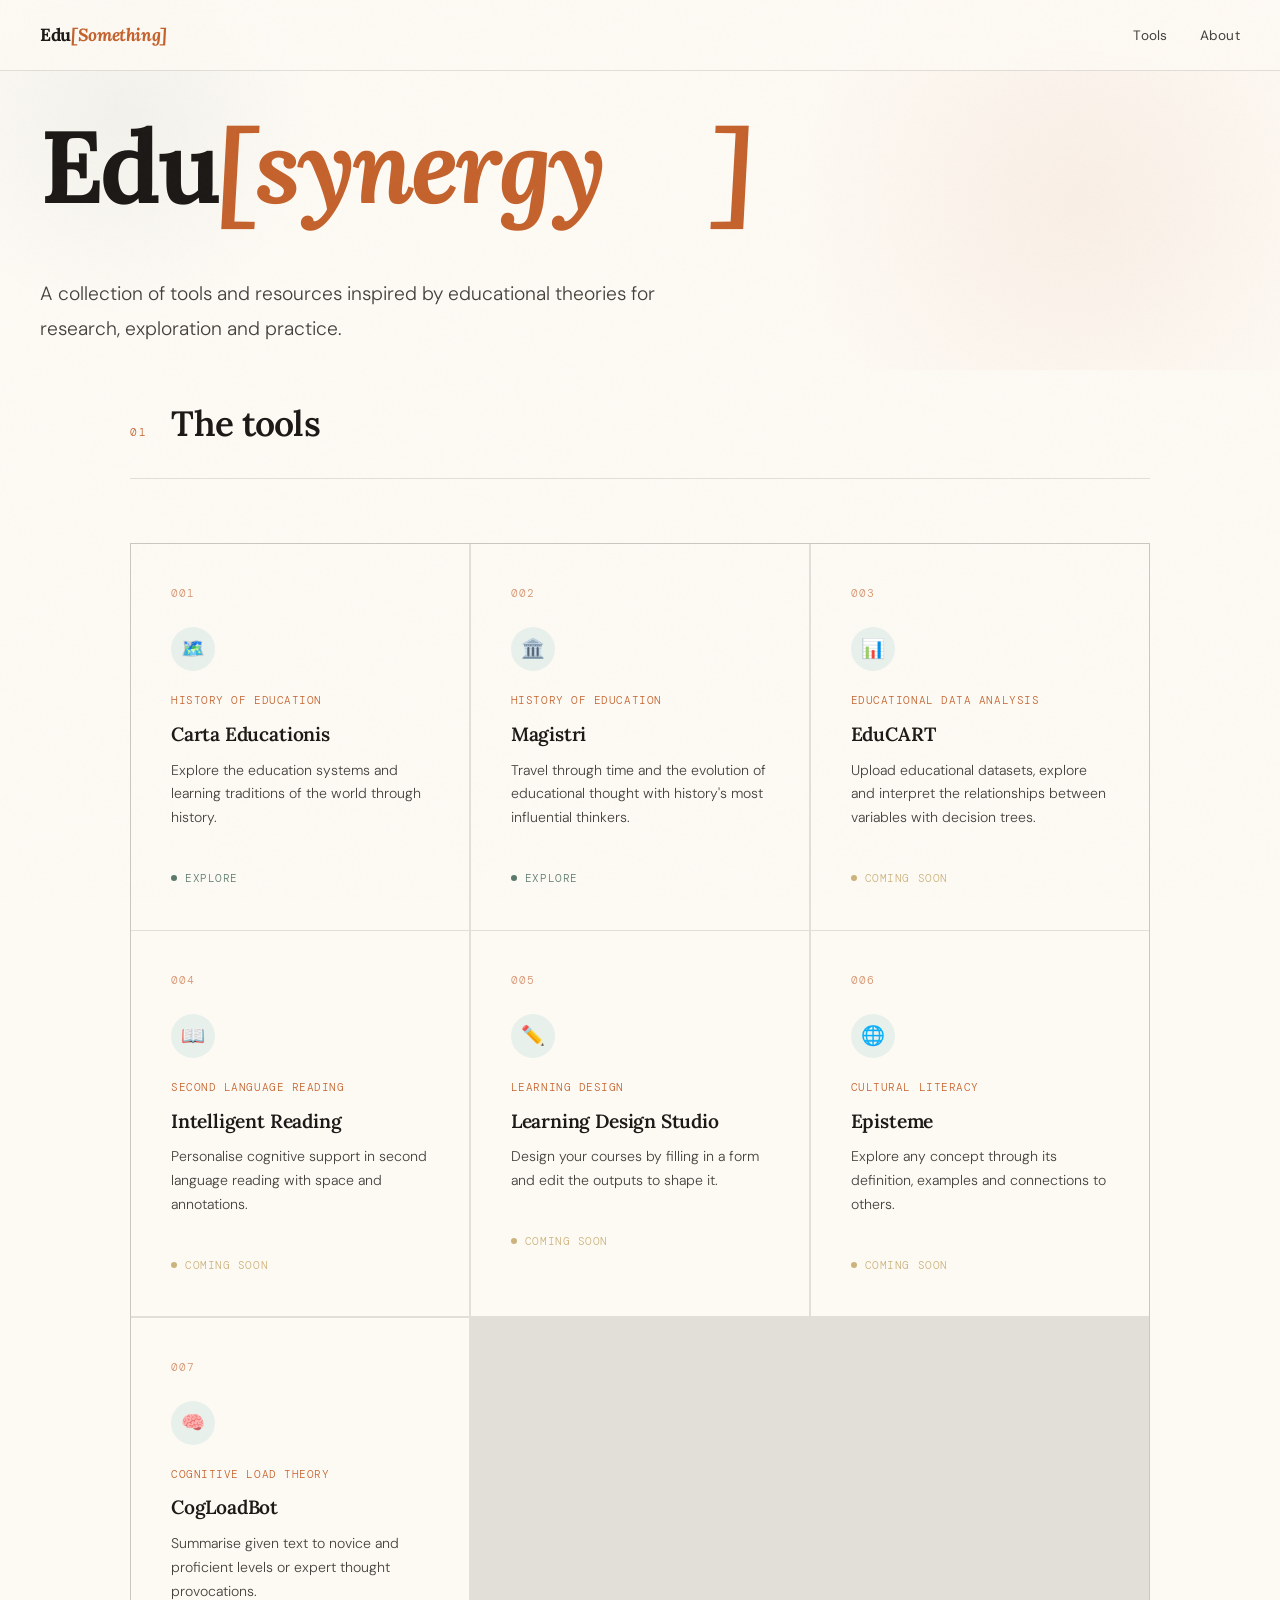
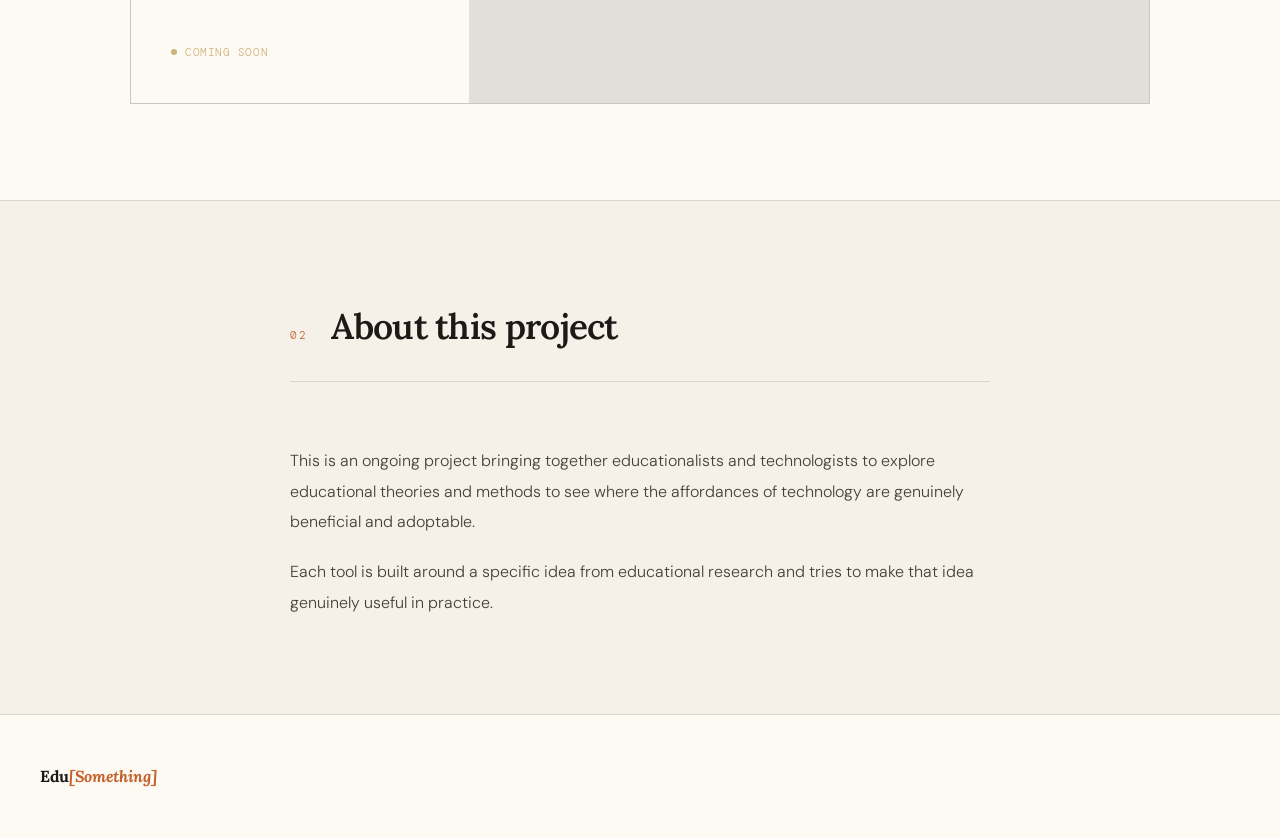
<file: index.html>
<!DOCTYPE html>
<html lang="en">
<head>
<meta charset="UTF-8">
<meta name="viewport" content="width=device-width, initial-scale=1.0">
<title>Edu[Something] — Educational Tools That Actually Think</title>
<link rel="preconnect" href="https://fonts.googleapis.com">
<link rel="preconnect" href="https://fonts.gstatic.com" crossorigin>
<link href="https://fonts.googleapis.com/css2?family=Lora:ital,wght@0,400;0,600;0,700;1,400&family=DM+Sans:wght@300;400;500&family=DM+Mono:wght@400;500&display=swap" rel="stylesheet">

<style>
  :root {
    --cream: #F5F0E8;
    --warm-white: #FDFAF4;
    --ink: #1C1917;
    --ink-light: #44403C;
    --terracotta: #C4622D;
    --terracotta-light: #E8845A;
    --sage: #5C7A6B;
    --sage-light: #E8F0EC;
    --gold: #B8954A;
    --border: rgba(28,25,23,0.12);
  }

  *, *::before, *::after { box-sizing: border-box; margin: 0; padding: 0; }

  html { scroll-behavior: smooth; }

  body {
    background: var(--warm-white);
    color: var(--ink);
    font-family: 'DM Sans', sans-serif;
    font-weight: 300;
    line-height: 1.7;
    overflow-x: hidden;
  }

  /* ── NOISE TEXTURE OVERLAY ── */
  body::before {
    content: '';
    position: fixed;
    inset: 0;
    background-image: url("data:image/svg+xml,%3Csvg viewBox='0 0 256 256' xmlns='http://www.w3.org/2000/svg'%3E%3Cfilter id='noise'%3E%3CfeTurbulence type='fractalNoise' baseFrequency='0.9' numOctaves='4' stitchTiles='stitch'/%3E%3C/filter%3E%3Crect width='100%25' height='100%25' filter='url(%23noise)' opacity='0.03'/%3E%3C/svg%3E");
    pointer-events: none;
    z-index: 1000;
    opacity: 0.4;
  }

  /* ── NAVIGATION ── */
  nav {
    position: fixed;
    top: 0;
    left: 0;
    right: 0;
    z-index: 100;
    padding: 1.25rem 2.5rem;
    display: flex;
    justify-content: space-between;
    align-items: center;
    background: rgba(253,250,244,0.85);
    backdrop-filter: blur(12px);
    border-bottom: 1px solid var(--border);
  }

  .nav-logo {
    font-family: 'Lora', serif;
    font-weight: 700;
    font-size: 1.1rem;
    color: var(--ink);
    text-decoration: none;
    letter-spacing: -0.02em;
  }

  .nav-logo .bracket {
    color: var(--terracotta);
    font-style: italic;
  }

  .nav-links {
    display: flex;
    gap: 2rem;
    list-style: none;
  }

  .nav-links a {
    font-size: 0.85rem;
    font-weight: 400;
    color: var(--ink-light);
    text-decoration: none;
    letter-spacing: 0.02em;
    transition: color 0.2s;
  }

  .nav-links a:hover { color: var(--terracotta); }

  /* ── HERO ── */
  .hero {
    display: flex;
    flex-direction: column;
    justify-content: center;
    padding: 7rem 2.5rem 1.5rem;
    position: relative;
    overflow: hidden;
  }

  .hero-bg-circle {
    position: absolute;
    border-radius: 50%;
    pointer-events: none;
  }

  .hero-bg-circle-1 {
    width: 600px;
    height: 600px;
    background: radial-gradient(circle, rgba(196,98,45,0.08) 0%, transparent 70%);
    top: -100px;
    right: -100px;
    animation: drift 12s ease-in-out infinite alternate;
  }

  .hero-bg-circle-2 {
    width: 400px;
    height: 400px;
    background: radial-gradient(circle, rgba(92,122,107,0.07) 0%, transparent 70%);
    bottom: 50px;
    left: -80px;
    animation: drift 15s ease-in-out infinite alternate-reverse;
  }

  @keyframes drift {
    from { transform: translate(0, 0) scale(1); }
    to { transform: translate(20px, 15px) scale(1.05); }
  }

  .hero-eyebrow {
    font-family: 'DM Mono', monospace;
    font-size: 0.75rem;
    letter-spacing: 0.15em;
    color: var(--terracotta);
    text-transform: uppercase;
    margin-bottom: 1.5rem;
    opacity: 0;
    animation: fadeUp 0.8s 0.2s forwards;
  }

  .hero-title {
    font-family: 'Lora', serif;
    font-size: clamp(3.5rem, 8vw, 7rem);
    font-weight: 700;
    line-height: 1.05;
    letter-spacing: -0.03em;
    max-width: 16ch;
    margin-bottom: 2rem;
    opacity: 0;
    animation: fadeUp 0.8s 0.4s forwards;
  }

  .hero-title .word-something {
    color: var(--terracotta);
    font-style: italic;
    position: relative;
    display: inline-block;
  }

  /* Cycling buzzwords */
  .buzzword-wrap {
    display: inline-block;
    overflow: hidden;
    vertical-align: top;
    height: 1.3em;
    line-height: 1.05;
  }

  .buzzword-inner {
    display: flex;
    flex-direction: column;
    animation: cycleBuzz 33s ease-in-out infinite;
  }

  .buzzword-inner span {
    display: block;
    height: 1.3em;
    line-height: 1.05;
    padding-bottom: 0.25em;
  }

  @keyframes cycleBuzz {
    0%,8%    { transform: translateY(0); }
    9%,17%   { transform: translateY(-1.3em); }
    18%,26%  { transform: translateY(-2.6em); }
    27%,35%  { transform: translateY(-3.9em); }
    36%,44%  { transform: translateY(-5.2em); }
    45%,53%  { transform: translateY(-6.5em); }
    54%,62%  { transform: translateY(-7.8em); }
    63%,71%  { transform: translateY(-9.1em); }
    72%,80%  { transform: translateY(-10.4em); }
    81%,89%  { transform: translateY(-11.7em); }
    90%,98%  { transform: translateY(-13em); }
    99%,100% { transform: translateY(0); }
  }

  .hero-subtitle {
    font-size: clamp(1rem, 2vw, 1.2rem);
    color: var(--ink-light);
    max-width: 52ch;
    margin-bottom: 0;
    line-height: 1.8;
    opacity: 0;
    animation: fadeUp 0.8s 0.6s forwards;
  }

  .hero-subtitle em {
    color: var(--ink);
    font-style: normal;
    font-weight: 500;
  }

  .hero-cta {
    display: inline-flex;
    align-items: center;
    gap: 0.75rem;
    background: var(--ink);
    color: var(--warm-white);
    text-decoration: none;
    padding: 1rem 2rem;
    font-size: 0.9rem;
    font-weight: 500;
    letter-spacing: 0.02em;
    transition: background 0.2s, transform 0.2s;
    opacity: 0;
    animation: fadeUp 0.8s 0.8s forwards;
  }

  .hero-cta:hover {
    background: var(--terracotta);
    transform: translateY(-2px);
  }

  .hero-cta svg {
    transition: transform 0.2s;
  }

  .hero-cta:hover svg {
    transform: translateX(4px);
  }

  .hero-scroll-hint {
    position: absolute;
    bottom: 2.5rem;
    left: 50%;
    transform: translateX(-50%);
    font-family: 'DM Mono', monospace;
    font-size: 0.7rem;
    letter-spacing: 0.1em;
    color: var(--ink-light);
    opacity: 0.5;
    display: flex;
    flex-direction: column;
    align-items: center;
    gap: 0.5rem;
    animation: fadeUp 1s 1.2s forwards, bobble 2s 2s ease-in-out infinite;
    opacity: 0;
  }

  @keyframes bobble {
    0%, 100% { transform: translateX(-50%) translateY(0); }
    50% { transform: translateX(-50%) translateY(5px); }
  }

  .scroll-line {
    width: 1px;
    height: 40px;
    background: linear-gradient(to bottom, var(--ink-light), transparent);
  }

  /* ── MANIFESTO STRIP ── */
  .manifesto {
    background: var(--ink);
    color: var(--cream);
    padding: 4rem 2.5rem;
    overflow: hidden;
    position: relative;
  }

  .manifesto-inner {
    max-width: 900px;
    margin: 0 auto;
    display: grid;
    grid-template-columns: auto 1fr;
    gap: 3rem;
    align-items: start;
  }

  .manifesto-label {
    font-family: 'DM Mono', monospace;
    font-size: 0.7rem;
    letter-spacing: 0.15em;
    color: var(--terracotta-light);
    text-transform: uppercase;
    writing-mode: vertical-rl;
    transform: rotate(180deg);
    align-self: center;
  }

  .manifesto-text {
    font-family: 'Lora', serif;
    font-size: clamp(1.1rem, 2.5vw, 1.5rem);
    line-height: 1.8;
    font-weight: 400;
  }

  .manifesto-text strong {
    color: var(--terracotta-light);
    font-weight: 600;
  }

  /* ── TOOLS SECTION ── */
  .tools {
    padding: 1.5rem 2.5rem 6rem;
    max-width: 1100px;
    margin: 0 auto;
  }

  .section-header {
    display: flex;
    align-items: baseline;
    gap: 1.5rem;
    margin-bottom: 4rem;
    border-bottom: 1px solid var(--border);
    padding-bottom: 1.5rem;
  }

  .section-label {
    font-family: 'DM Mono', monospace;
    font-size: 0.7rem;
    letter-spacing: 0.15em;
    color: var(--terracotta);
    text-transform: uppercase;
  }

  .section-title {
    font-family: 'Lora', serif;
    font-size: clamp(1.5rem, 3vw, 2.2rem);
    font-weight: 600;
    letter-spacing: -0.02em;
  }

  .tools-grid {
    display: grid;
    grid-template-columns: repeat(auto-fill, minmax(300px, 1fr));
    gap: 1.5px;
    background: var(--border);
    border: 1px solid var(--border);
  }

  .tool-card {
    background: var(--warm-white);
    padding: 2.5rem;
    position: relative;
    overflow: hidden;
    transition: background 0.3s;
    cursor: default;
  }

  .tool-card::before {
    content: '';
    position: absolute;
    top: 0;
    left: 0;
    right: 0;
    height: 3px;
    background: var(--terracotta);
    transform: scaleX(0);
    transform-origin: left;
    transition: transform 0.4s ease;
  }

  .tool-card:hover::before { transform: scaleX(1); }
  .tool-card:hover { background: var(--cream); }

  .tool-number {
    font-family: 'DM Mono', monospace;
    font-size: 0.7rem;
    color: var(--terracotta);
    letter-spacing: 0.1em;
    margin-bottom: 1.5rem;
    opacity: 0.7;
  }

  .tool-icon {
    width: 44px;
    height: 44px;
    background: var(--sage-light);
    border-radius: 50%;
    display: flex;
    align-items: center;
    justify-content: center;
    margin-bottom: 1.25rem;
    font-size: 1.2rem;
  }

  .tool-name {
    font-family: 'Lora', serif;
    font-size: 1.2rem;
    font-weight: 600;
    letter-spacing: -0.01em;
    margin-bottom: 0.75rem;
    line-height: 1.3;
  }

  .tool-theory {
    font-family: 'DM Mono', monospace;
    font-size: 0.68rem;
    letter-spacing: 0.05em;
    color: var(--terracotta);
    margin-bottom: 0.75rem;
    text-transform: uppercase;
  }

  .tool-desc {
    font-size: 0.88rem;
    color: var(--ink-light);
    line-height: 1.7;
    margin-bottom: 2rem;
  }

  .tool-status {
    display: inline-flex;
    align-items: center;
    gap: 0.5rem;
    font-family: 'DM Mono', monospace;
    font-size: 0.7rem;
    letter-spacing: 0.05em;
    color: var(--sage);
    text-transform: uppercase;
  }

  .tool-status.coming-soon { color: var(--gold); opacity: 0.7; }

  .status-dot {
    width: 6px;
    height: 6px;
    border-radius: 50%;
    background: currentColor;
    animation: pulse 2s ease-in-out infinite;
  }

  .tool-status.coming-soon .status-dot { animation: none; }

  @keyframes pulse {
    0%, 100% { opacity: 1; transform: scale(1); }
    50% { opacity: 0.4; transform: scale(0.8); }
  }

  /* ── ABOUT / PHILOSOPHY ── */
  .about {
    background: var(--cream);
    padding: 6rem 2.5rem;
    border-top: 1px solid var(--border);
    border-bottom: 1px solid var(--border);
  }

  .about-inner {
    max-width: 700px;
    margin: 0 auto;
  }

  .about-title {
    font-family: 'Lora', serif;
    font-size: clamp(1.5rem, 3vw, 2rem);
    font-weight: 600;
    margin-bottom: 1.5rem;
    letter-spacing: -0.02em;
  }

  .about-body {
    font-size: 1rem;
    color: var(--ink-light);
    line-height: 1.9;
  }

  .about-body p + p { margin-top: 1.25rem; }

  .about-body strong {
    color: var(--ink);
    font-weight: 500;
  }

  /* ── FOOTER ── */
  footer {
    padding: 3rem 2.5rem;
    display: flex;
    justify-content: space-between;
    align-items: center;
    flex-wrap: wrap;
    gap: 1rem;
  }

  .footer-logo {
    font-family: 'Lora', serif;
    font-weight: 700;
    font-size: 1rem;
    letter-spacing: -0.02em;
  }

  .footer-logo .bracket { color: var(--terracotta); font-style: italic; }

  .footer-note {
    font-family: 'DM Mono', monospace;
    font-size: 0.68rem;
    letter-spacing: 0.05em;
    color: var(--ink-light);
    opacity: 0.5;
  }

  /* ── ANIMATIONS ── */
  @keyframes fadeUp {
    from { opacity: 0; transform: translateY(24px); }
    to { opacity: 1; transform: translateY(0); }
  }

  .reveal {
    opacity: 0;
    transform: translateY(20px);
    transition: opacity 0.7s ease, transform 0.7s ease;
  }

  .reveal.visible {
    opacity: 1;
    transform: translateY(0);
  }

  /* ── RESPONSIVE ── */
  @media (max-width: 640px) {
    nav { padding: 1rem 1.25rem; }
    .nav-links { display: none; }
    .hero { padding: 7rem 1.25rem 4rem; }
    .tools { padding: 4rem 1.25rem; }
    .about { padding: 4rem 1.25rem; }
    footer { padding: 2rem 1.25rem; }
    .manifesto-inner { grid-template-columns: 1fr; gap: 1rem; }
    .manifesto-label { writing-mode: horizontal-tb; transform: none; }
  }
</style>
</head>
<body>

<!-- NAV -->
<nav>
  <a class="nav-logo" href="#">Edu<span class="bracket">[Something]</span></a>
  <ul class="nav-links">
    <li><a href="#tools">Tools</a></li>
    <li><a href="#about">About</a></li>
  </ul>
</nav>

<!-- HERO -->
<section class="hero">
  <div class="hero-bg-circle hero-bg-circle-1"></div>
  <div class="hero-bg-circle hero-bg-circle-2"></div>

  <h1 class="hero-title">
    Edu<span class="word-something"><span class="bracket">[</span><span class="buzzword-wrap"><span class="buzzword-inner">
      <span>synergy</span>
      <span>ability</span>
      <span>ruption</span>
      <span>ification</span>
      <span>alisation</span>
      <span>formation</span>
      <span>gagement</span>
      <span>futures</span>
      <span>lutions</span>
      <span>nnovation</span>
      <span>something</span>
      <span>synergy</span>
    </span></span><span class="bracket">]</span></span>
  </h1>

  <p class="hero-subtitle">
    A collection of tools and resources inspired by educational theories for research, exploration and practice.
  </p>


</section>

<!-- TOOLS -->
<section class="tools" id="tools">
  <div class="section-header reveal">
    <span class="section-label">01</span>
    <h2 class="section-title">The tools</h2>
  </div>

  <div class="tools-grid">

    <!-- Tool 1: Carta Educationis -->
    <a class="tool-card reveal" href="carta-educationis-synopsis.html" style="text-decoration:none;color:inherit;display:block;">
      <div class="tool-number">001</div>
      <div class="tool-icon">🗺️</div>
      <div class="tool-theory">History of Education</div>
      <h3 class="tool-name">Carta Educationis</h3>
      <p class="tool-desc">Explore the education systems and learning traditions of the world through history.</p>
      <span class="tool-status">
        <span class="status-dot"></span>
        Explore
      </span>
    </a>

    <!-- Tool 2: Magistri -->
    <a class="tool-card reveal" href="magistri-synopsis.html" style="text-decoration:none;color:inherit;display:block;">
      <div class="tool-number">002</div>
      <div class="tool-icon">🏛️</div>
      <div class="tool-theory">History of Education</div>
      <h3 class="tool-name">Magistri</h3>
      <p class="tool-desc">Travel through time and the evolution of educational thought with history's most influential thinkers.</p>
      <span class="tool-status">
        <span class="status-dot"></span>
        Explore
      </span>
    </a>

    <!-- Tool 3: EduCART -->
    <div class="tool-card reveal">
      <div class="tool-number">003</div>
      <div class="tool-icon">📊</div>
      <div class="tool-theory">Educational Data Analysis</div>
      <h3 class="tool-name">EduCART</h3>
      <p class="tool-desc">Upload educational datasets, explore and interpret the relationships between variables with decision trees.</p>
      <span class="tool-status coming-soon">
        <span class="status-dot"></span>
        Coming soon
      </span>
    </div>

    <!-- Tool 4: Intelligent Reading -->
    <div class="tool-card reveal">
      <div class="tool-number">004</div>
      <div class="tool-icon">📖</div>
      <div class="tool-theory">Second Language Reading</div>
      <h3 class="tool-name">Intelligent Reading</h3>
      <p class="tool-desc">Personalise cognitive support in second language reading with space and annotations.</p>
      <span class="tool-status coming-soon">
        <span class="status-dot"></span>
        Coming soon
      </span>
    </div>

    <!-- Tool 5: Learning Design Studio -->
    <div class="tool-card reveal">
      <div class="tool-number">005</div>
      <div class="tool-icon">✏️</div>
      <div class="tool-theory">Learning Design</div>
      <h3 class="tool-name">Learning Design Studio</h3>
      <p class="tool-desc">Design your courses by filling in a form and edit the outputs to shape it.</p>
      <span class="tool-status coming-soon">
        <span class="status-dot"></span>
        Coming soon
      </span>
    </div>

    <!-- Tool 6: Episteme -->
    <div class="tool-card reveal">
      <div class="tool-number">006</div>
      <div class="tool-icon">🌐</div>
      <div class="tool-theory">Cultural Literacy</div>
      <h3 class="tool-name">Episteme</h3>
      <p class="tool-desc">Explore any concept through its definition, examples and connections to others.</p>
      <span class="tool-status coming-soon">
        <span class="status-dot"></span>
        Coming soon
      </span>
    </div>

    <!-- Tool 7: CogLoadBot -->
    <div class="tool-card reveal">
      <div class="tool-number">007</div>
      <div class="tool-icon">🧠</div>
      <div class="tool-theory">Cognitive Load Theory</div>
      <h3 class="tool-name">CogLoadBot</h3>
      <p class="tool-desc">Summarise given text to novice and proficient levels or expert thought provocations.</p>
      <span class="tool-status coming-soon">
        <span class="status-dot"></span>
        Coming soon
      </span>
    </div>

  </div>
</section>

<!-- ABOUT -->
<section class="about" id="about">
  <div class="about-inner">
    <div class="section-header reveal">
      <span class="section-label">02</span>
      <h2 class="section-title">About this project</h2>
    </div>
    <div class="about-body reveal">
      <p>
        This is an ongoing project bringing together educationalists and technologists to explore educational theories and methods to see where the affordances of technology are genuinely beneficial and adoptable.
      </p>
      <p>
        Each tool is built around a specific idea from educational research and tries to make that idea genuinely useful in practice.
      </p>
    </div>
  </div>
</section>

<!-- FOOTER -->
<footer>
  <div class="footer-logo">Edu<span class="bracket">[Something]</span></div>

</footer>

<script>
  // Scroll reveal
  const reveals = document.querySelectorAll('.reveal');
  const observer = new IntersectionObserver((entries) => {
    entries.forEach((entry, i) => {
      if (entry.isIntersecting) {
        setTimeout(() => entry.target.classList.add('visible'), i * 80);
        observer.unobserve(entry.target);
      }
    });
  }, { threshold: 0.1 });
  reveals.forEach(el => observer.observe(el));
</script>

</body>
</html>
</file>
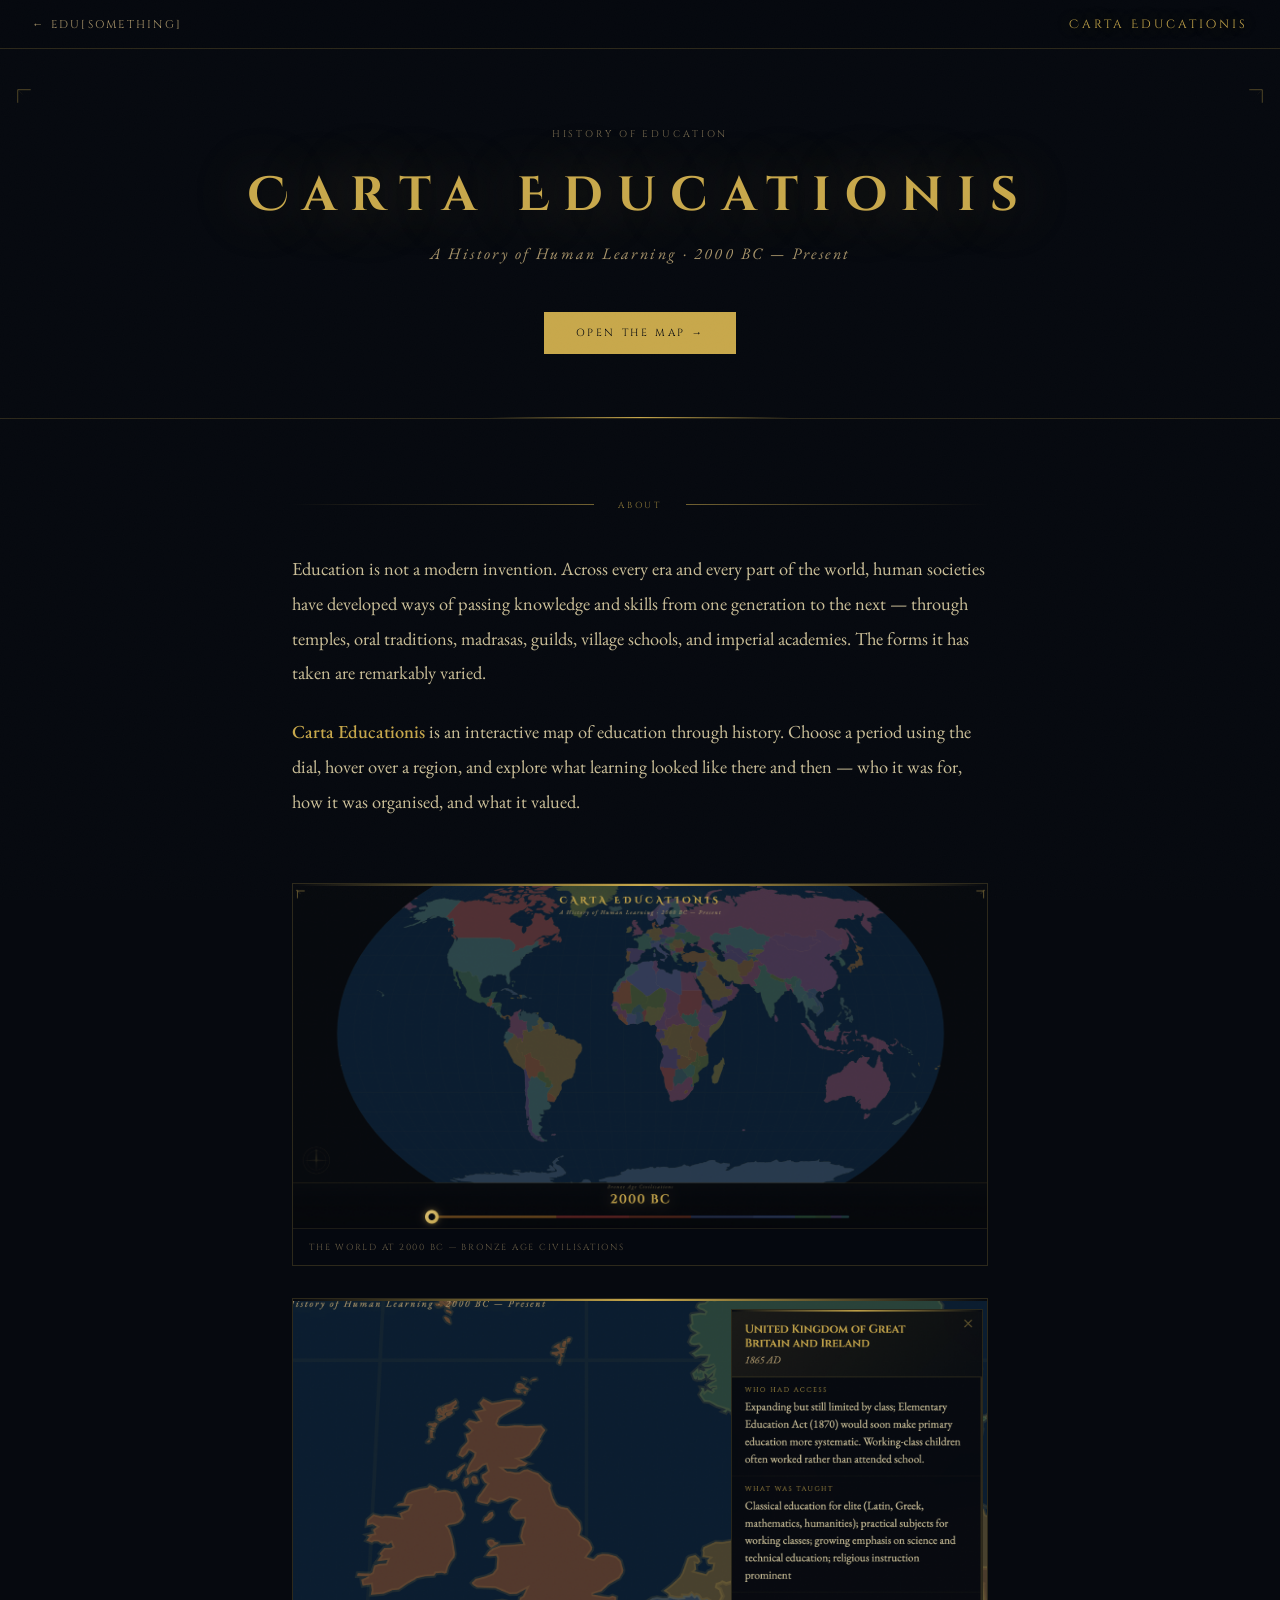
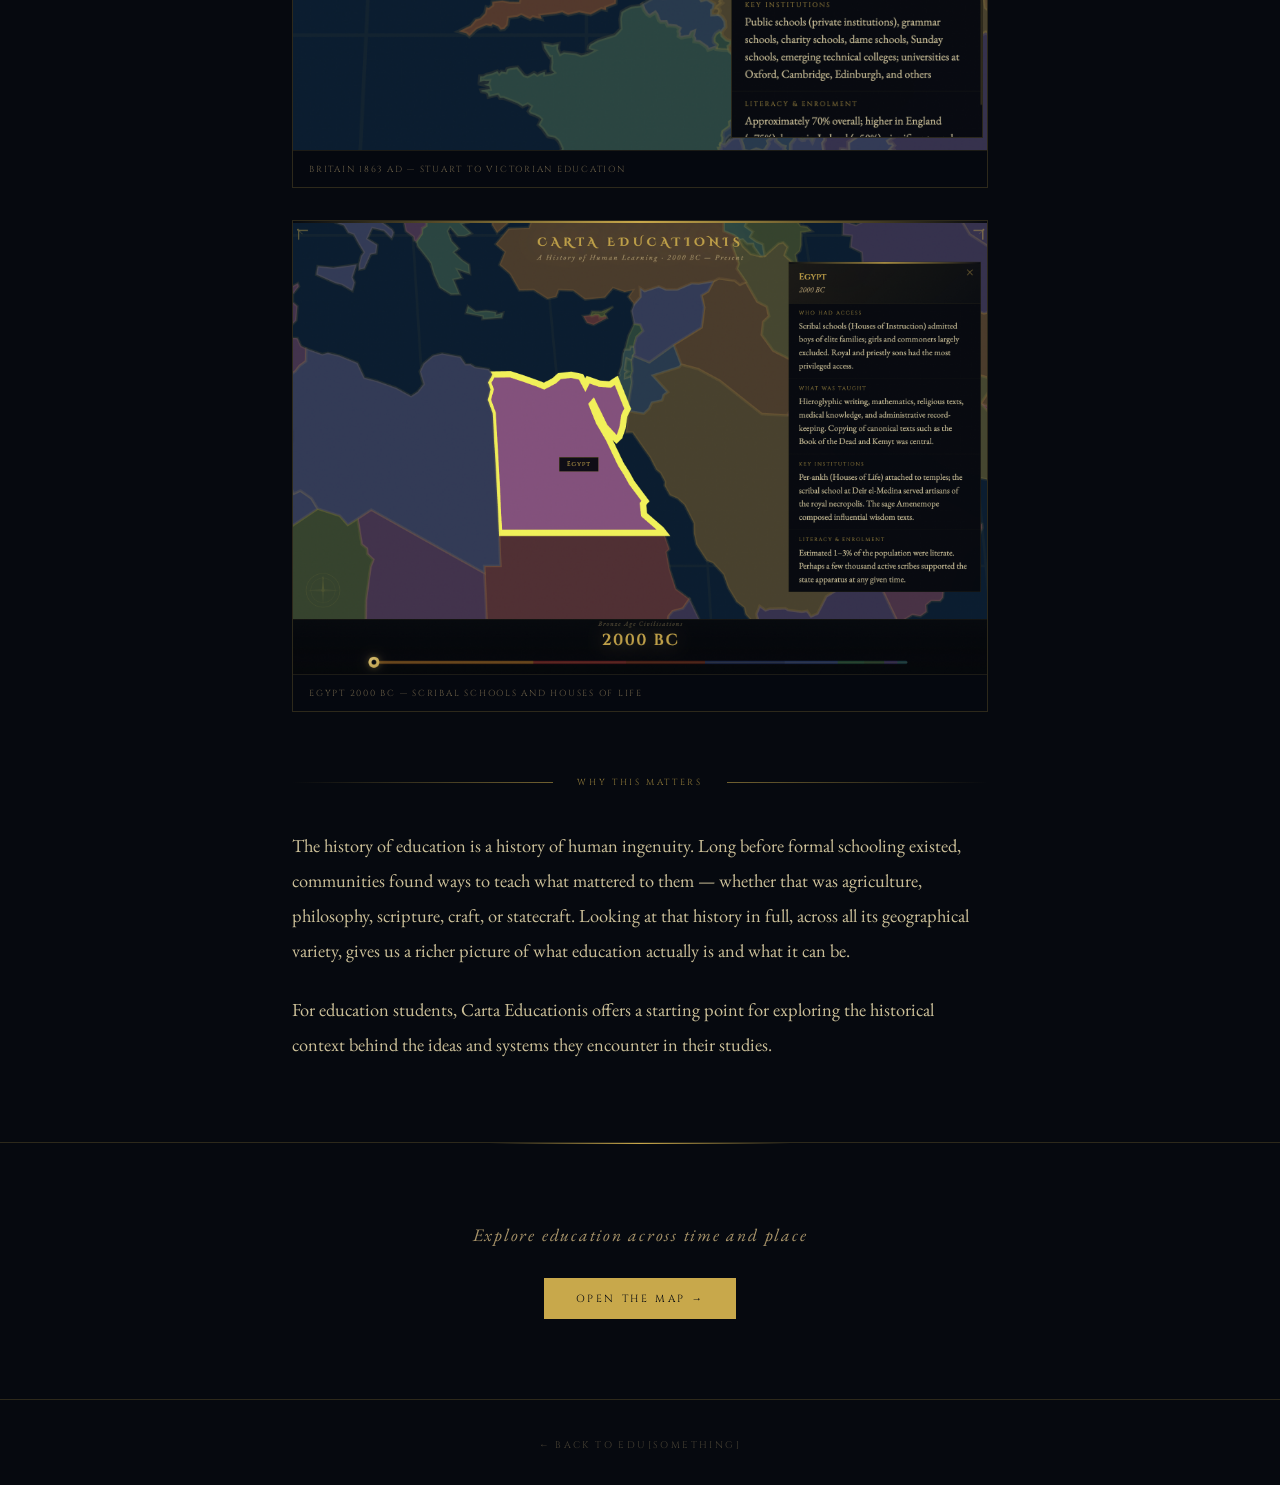
<file: carta-educationis-synopsis.html>
<!DOCTYPE html>
<html lang="en">
<head>
<meta charset="UTF-8">
<meta name="viewport" content="width=device-width, initial-scale=1.0">
<title>Carta Educationis — Edu[Something]</title>
<link href="https://fonts.googleapis.com/css2?family=Cinzel+Decorative:wght@400;700&family=Cinzel:wght@400;600;700&family=EB+Garamond:ital,wght@0,400;0,500;0,600;1,400;1,500&display=swap" rel="stylesheet">
<style>
  :root {
    --bg:        #06090f;
    --bg-mid:    #0a0e18;
    --ocean:     #0c1e30;
    --gold:      #c8a84b;
    --gold-hi:   #e8cc7a;
    --gold-glow: rgba(200,168,75,0.4);
    --parch-d:   #a8946a;
    --text:      #cbbf98;
    --card-bg:   rgba(5,8,15,0.97);
    --border:    rgba(200,168,75,0.2);
    --border-b:  rgba(200,168,75,0.55);
  }

  *, *::before, *::after { box-sizing: border-box; margin: 0; padding: 0; }

  html { scroll-behavior: smooth; }

  body {
    background: var(--bg);
    color: var(--text);
    font-family: 'EB Garamond', serif;
    min-height: 100vh;
    overflow-x: hidden;
  }

  /* Noise texture */
  body::before {
    content: '';
    position: fixed;
    inset: 0;
    background-image: url("data:image/svg+xml,%3Csvg viewBox='0 0 200 200' xmlns='http://www.w3.org/2000/svg'%3E%3Cfilter id='n'%3E%3CfeTurbulence type='fractalNoise' baseFrequency='0.85' numOctaves='4' stitchTiles='stitch'/%3E%3C/filter%3E%3Crect width='100%25' height='100%25' filter='url(%23n)' opacity='0.045'/%3E%3C/svg%3E");
    background-size: 200px;
    pointer-events: none;
    z-index: 1000;
    opacity: 0.4;
  }

  /* ── NAV ── */
  nav {
    position: fixed;
    top: 0;
    left: 0;
    right: 0;
    z-index: 100;
    padding: 1rem 2rem;
    display: flex;
    justify-content: space-between;
    align-items: center;
    background: rgba(6,9,15,0.9);
    backdrop-filter: blur(12px);
    border-bottom: 1px solid var(--border);
  }

  .nav-home {
    font-family: 'Cinzel', serif;
    font-size: 0.7rem;
    letter-spacing: 0.2em;
    color: var(--parch-d);
    text-decoration: none;
    text-transform: uppercase;
    transition: color 0.2s;
  }

  .nav-home:hover { color: var(--gold); }

  .nav-title {
    font-family: 'Cinzel Decorative', serif;
    font-size: 0.75rem;
    color: var(--gold);
    letter-spacing: 0.25em;
    text-shadow: 0 0 20px var(--gold-glow);
  }

  /* ── HERO ── */
  .hero {
    padding: 8rem 2rem 4rem;
    text-align: center;
    position: relative;
    border-bottom: 1px solid var(--border);
  }

  .hero::after {
    content: '';
    position: absolute;
    bottom: 0;
    left: 50%;
    transform: translateX(-50%);
    width: 300px;
    height: 1px;
    background: linear-gradient(to right, transparent, var(--gold), transparent);
  }

  .hero-label {
    font-family: 'Cinzel', serif;
    font-size: 0.6rem;
    letter-spacing: 0.3em;
    color: var(--parch-d);
    text-transform: uppercase;
    margin-bottom: 1.5rem;
    opacity: 0.7;
  }

  .hero-title {
    font-family: 'Cinzel Decorative', serif;
    font-size: clamp(1.5rem, 5vw, 3rem);
    color: var(--gold);
    letter-spacing: 0.3em;
    text-shadow: 0 0 60px var(--gold-glow), 0 0 120px rgba(200,168,75,0.08);
    margin-bottom: 1rem;
    line-height: 1.3;
  }

  .hero-subtitle {
    font-family: 'EB Garamond', serif;
    font-style: italic;
    font-size: 1rem;
    color: var(--parch-d);
    letter-spacing: 0.15em;
    margin-bottom: 3rem;
  }

  /* ── CTA BUTTON ── */
  .cta {
    display: inline-flex;
    align-items: center;
    gap: 0.75rem;
    font-family: 'Cinzel', serif;
    font-size: 0.65rem;
    letter-spacing: 0.25em;
    text-transform: uppercase;
    color: var(--bg);
    background: var(--gold);
    padding: 0.85rem 2rem;
    text-decoration: none;
    transition: background 0.2s, box-shadow 0.2s, transform 0.2s;
  }

  .cta:hover {
    background: var(--gold-hi);
    box-shadow: 0 0 30px var(--gold-glow);
    transform: translateY(-2px);
  }

  .cta-ghost {
    background: transparent;
    color: var(--gold);
    border: 1px solid var(--border-b);
  }

  .cta-ghost:hover {
    background: rgba(200,168,75,0.08);
    color: var(--gold-hi);
  }

  /* ── CONTENT ── */
  .content {
    max-width: 760px;
    margin: 0 auto;
    padding: 5rem 2rem;
  }

  .section-rule {
    display: flex;
    align-items: center;
    gap: 1.5rem;
    margin-bottom: 2.5rem;
  }

  .section-rule::before,
  .section-rule::after {
    content: '';
    flex: 1;
    height: 1px;
    background: linear-gradient(to right, transparent, var(--border-b));
  }

  .section-rule::after {
    background: linear-gradient(to left, transparent, var(--border-b));
  }

  .section-rule span {
    font-family: 'Cinzel', serif;
    font-size: 0.55rem;
    letter-spacing: 0.3em;
    color: var(--gold);
    text-transform: uppercase;
    opacity: 0.7;
    white-space: nowrap;
  }

  .prose p {
    font-size: 1.15rem;
    line-height: 1.9;
    color: var(--text);
    margin-bottom: 1.5rem;
  }

  .prose p:last-child { margin-bottom: 0; }

  .prose strong {
    color: var(--gold);
    font-weight: 500;
  }

  /* ── SCREENSHOTS ── */
  .screenshots {
    margin: 4rem 0;
    display: flex;
    flex-direction: column;
    gap: 2rem;
  }

  .screenshot {
    border: 1px solid var(--border);
    position: relative;
    overflow: hidden;
  }

  .screenshot::before {
    content: '';
    display: block;
    height: 2px;
    background: linear-gradient(to right, transparent, var(--gold), transparent);
  }

  .screenshot img {
    width: 100%;
    display: block;
    filter: brightness(0.95);
    transition: filter 0.3s;
  }

  .screenshot:hover img { filter: brightness(1); }

  .screenshot-caption {
    padding: 0.75rem 1rem;
    font-family: 'Cinzel', serif;
    font-size: 0.55rem;
    letter-spacing: 0.2em;
    color: var(--parch-d);
    text-transform: uppercase;
    opacity: 0.6;
    border-top: 1px solid var(--border);
    background: rgba(5,8,15,0.6);
  }

  /* ── BOTTOM CTA ── */
  .bottom-cta {
    padding: 5rem 2rem;
    text-align: center;
    border-top: 1px solid var(--border);
    position: relative;
  }

  .bottom-cta::before {
    content: '';
    position: absolute;
    top: 0;
    left: 50%;
    transform: translateX(-50%);
    width: 300px;
    height: 1px;
    background: linear-gradient(to right, transparent, var(--gold), transparent);
  }

  .bottom-cta p {
    font-family: 'EB Garamond', serif;
    font-style: italic;
    font-size: 1.1rem;
    color: var(--parch-d);
    letter-spacing: 0.1em;
    margin-bottom: 2rem;
  }

  /* ── FOOTER ── */
  footer {
    padding: 2rem;
    text-align: center;
    border-top: 1px solid var(--border);
  }

  .footer-link {
    font-family: 'Cinzel', serif;
    font-size: 0.6rem;
    letter-spacing: 0.25em;
    color: var(--parch-d);
    text-decoration: none;
    text-transform: uppercase;
    opacity: 0.4;
    transition: opacity 0.2s;
  }

  .footer-link:hover { opacity: 1; }

  /* ── CORNER DECORATIONS ── */
  .corner {
    position: absolute;
    width: 36px;
    height: 36px;
    pointer-events: none;
    opacity: 0.3;
  }

  .tl { top: 88px; left: 16px; }
  .tr { top: 88px; right: 16px; transform: scaleX(-1); }

  /* ── ANIMATIONS ── */
  .reveal {
    opacity: 0;
    transform: translateY(16px);
    transition: opacity 0.7s ease, transform 0.7s ease;
  }

  .reveal.visible {
    opacity: 1;
    transform: translateY(0);
  }
</style>
</head>
<body>

<!-- NAV -->
<nav>
  <a class="nav-home" href="index.html">← Edu[Something]</a>
  <span class="nav-title">Carta Educationis</span>
</nav>

<!-- Corner decorations -->
<svg class="corner tl" viewBox="0 0 44 44" fill="none" xmlns="http://www.w3.org/2000/svg">
  <path d="M2 2 L2 18 M2 2 L18 2" stroke="#c8a84b" stroke-width="1.5"/>
  <path d="M2 2 L8 8" stroke="#c8a84b" stroke-width="0.5" opacity="0.5"/>
</svg>
<svg class="corner tr" viewBox="0 0 44 44" fill="none" xmlns="http://www.w3.org/2000/svg">
  <path d="M2 2 L2 18 M2 2 L18 2" stroke="#c8a84b" stroke-width="1.5"/>
  <path d="M2 2 L8 8" stroke="#c8a84b" stroke-width="0.5" opacity="0.5"/>
</svg>

<!-- HERO -->
<section class="hero">
  <p class="hero-label">History of Education</p>
  <h1 class="hero-title">Carta Educationis</h1>
  <p class="hero-subtitle">A History of Human Learning · 2000 BC — Present</p>
  <a href="carta-educationis.html" class="cta">Open the Map →</a>
</section>

<!-- CONTENT -->
<main class="content">

  <div class="section-rule reveal"><span>About</span></div>

  <div class="prose reveal">
    <p>
      Education is not a modern invention. Across every era and every part of the world, human societies have developed ways of passing knowledge and skills from one generation to the next — through temples, oral traditions, madrasas, guilds, village schools, and imperial academies. The forms it has taken are remarkably varied.
    </p>
    <p>
      <strong>Carta Educationis</strong> is an interactive map of education through history. Choose a period using the dial, hover over a region, and explore what learning looked like there and then — who it was for, how it was organised, and what it valued.
    </p>
  </div>

  <!-- Screenshots -->
  <div class="screenshots">

    <div class="screenshot reveal">
      <img src="screenshots/carta-1.png" alt="Carta Educationis — world map at 2000 BC">
      <div class="screenshot-caption">The world at 2000 BC — Bronze Age civilisations</div>
    </div>

    <div class="screenshot reveal">
      <img src="screenshots/carta-2.png" alt="Carta Educationis — Britain in 1863">
      <div class="screenshot-caption">Britain 1863 AD — Stuart to Victorian education</div>
    </div>

    <div class="screenshot reveal">
      <img src="screenshots/carta-3.png" alt="Carta Educationis — Egypt 2000 BC">
      <div class="screenshot-caption">Egypt 2000 BC — Scribal schools and Houses of Life</div>
    </div>

  </div>

  <div class="section-rule reveal"><span>Why this matters</span></div>

  <div class="prose reveal">
    <p>
      The history of education is a history of human ingenuity. Long before formal schooling existed, communities found ways to teach what mattered to them — whether that was agriculture, philosophy, scripture, craft, or statecraft. Looking at that history in full, across all its geographical variety, gives us a richer picture of what education actually is and what it can be.
    </p>
    <p>
      For education students, Carta Educationis offers a starting point for exploring the historical context behind the ideas and systems they encounter in their studies.
    </p>
  </div>

</main>

<!-- BOTTOM CTA -->
<div class="bottom-cta">
  <p>Explore education across time and place</p>
  <a href="carta-educationis.html" class="cta">Open the Map →</a>
</div>

<!-- FOOTER -->
<footer>
  <a class="footer-link" href="index.html">← Back to Edu[Something]</a>
</footer>

<script>
  const reveals = document.querySelectorAll('.reveal');
  const observer = new IntersectionObserver((entries) => {
    entries.forEach((entry, i) => {
      if (entry.isIntersecting) {
        setTimeout(() => entry.target.classList.add('visible'), i * 100);
        observer.unobserve(entry.target);
      }
    });
  }, { threshold: 0.1 });
  reveals.forEach(el => observer.observe(el));
</script>

</body>
</html>
</file>
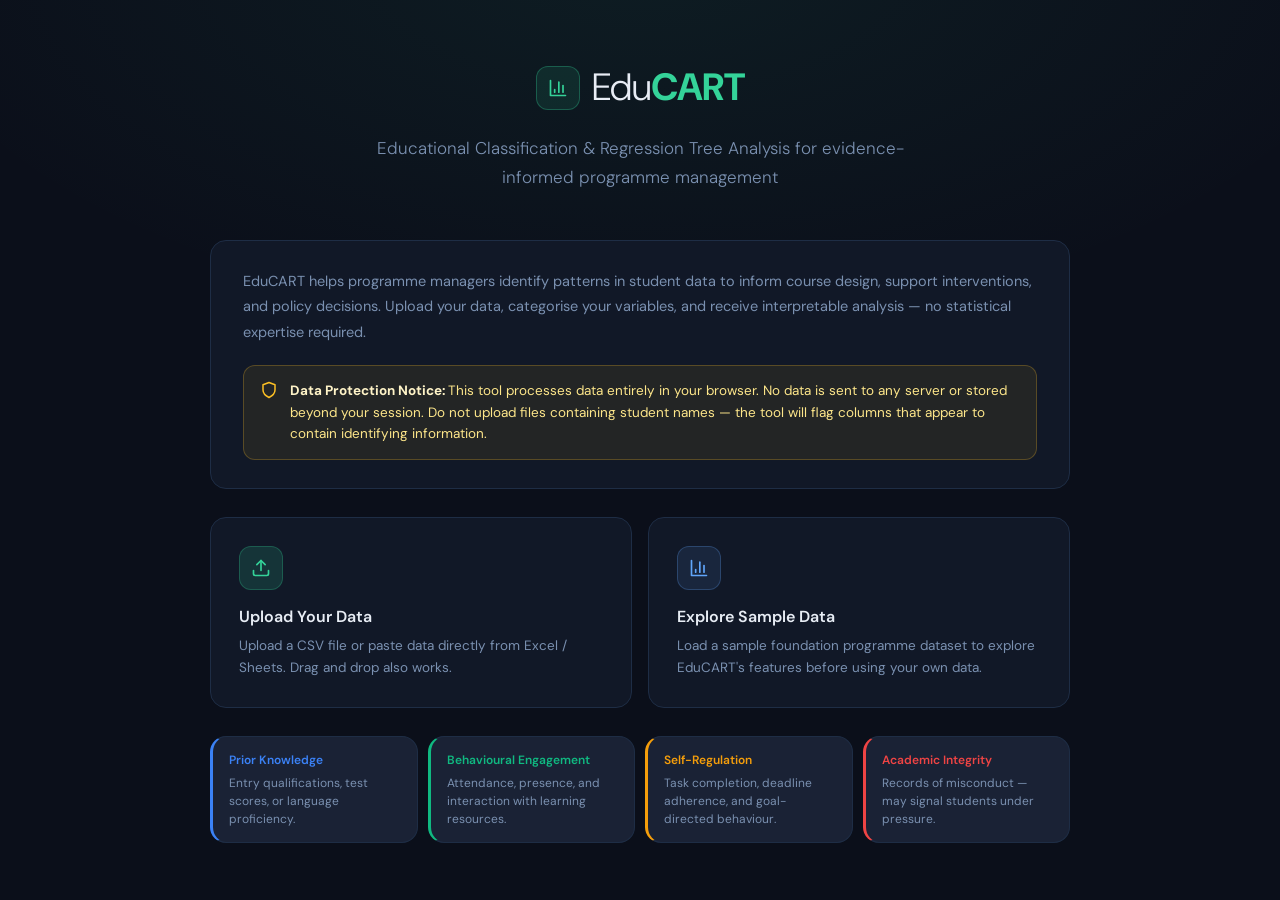
<file: educart.html>
<!DOCTYPE html>
<html lang="en">
  <head>
    <meta charset="UTF-8" />
    <meta name="viewport" content="width=device-width, initial-scale=1.0" />
    <title>EduCART — Educational Decision Tree Analysis</title>
    <link rel="preconnect" href="https://fonts.googleapis.com" />
    <link
      href="https://fonts.googleapis.com/css2?family=DM+Sans:ital,opsz,wght@0,9..40,300;0,9..40,400;0,9..40,500;0,9..40,600;0,9..40,700;1,9..40,300&family=DM+Mono:wght@400;500&display=swap"
      rel="stylesheet"
    />
    <script type="module" crossorigin src="/assets/index-DtLV5Lk6.js"></script>
    <link rel="stylesheet" crossorigin href="/assets/index-CtnBMQT-.css">
  </head>
  <body>
    <div id="root"></div>
  </body>
</html>
</file>
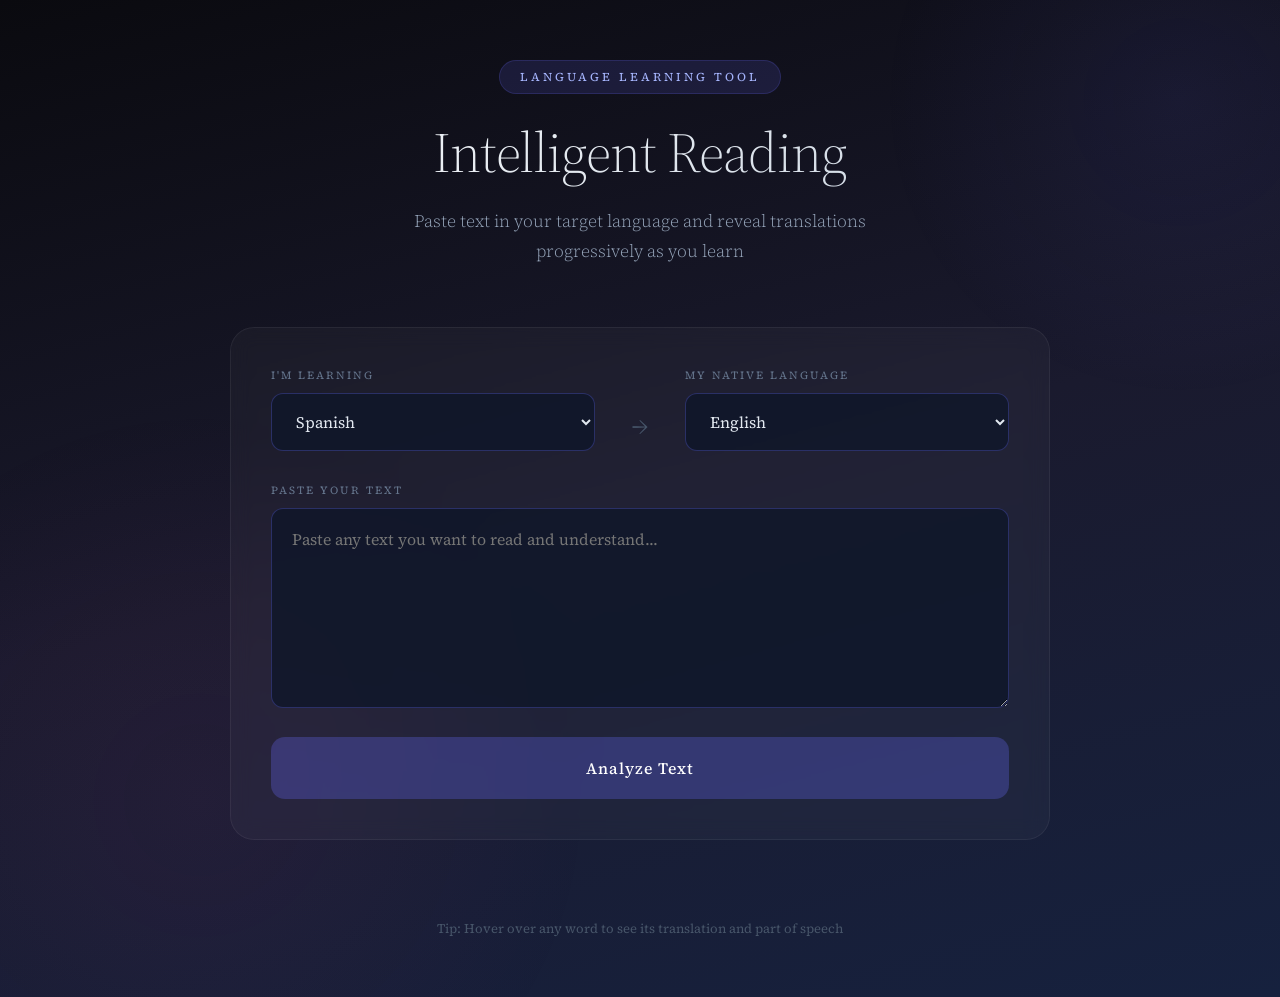
<file: intelligent-reading.html>
<!DOCTYPE html>
<html lang="en">
<head>
  <meta charset="UTF-8">
  <meta name="viewport" content="width=device-width, initial-scale=1.0">
  <title>Intelligent Reading</title>
  <link href="https://fonts.googleapis.com/css2?family=Source+Serif+4:opsz,wght@8..60,300;8..60,400;8..60,500&display=swap" rel="stylesheet">
  <style>
    * { margin: 0; padding: 0; box-sizing: border-box; }
    
    body {
      min-height: 100vh;
      background: linear-gradient(165deg, #0a0a0f 0%, #1a1a2e 50%, #16213e 100%);
      font-family: "Source Serif 4", Georgia, serif;
      color: #e8e6e3;
    }
    
    .container {
      max-width: 900px;
      margin: 0 auto;
      padding: 60px 40px;
      position: relative;
    }
    
    .container.has-dial {
      padding-left: 80px;
    }
    
    /* Decorative backgrounds */
    .bg-decoration-1 {
      position: fixed;
      top: -200px;
      right: -200px;
      width: 600px;
      height: 600px;
      background: radial-gradient(circle, rgba(99, 102, 241, 0.08) 0%, transparent 70%);
      pointer-events: none;
    }
    
    .bg-decoration-2 {
      position: fixed;
      bottom: -300px;
      left: -200px;
      width: 800px;
      height: 800px;
      background: radial-gradient(circle, rgba(236, 72, 153, 0.05) 0%, transparent 70%);
      pointer-events: none;
    }
    
    /* Header */
    header {
      text-align: center;
      margin-bottom: 60px;
    }
    
    .badge {
      display: inline-block;
      padding: 8px 20px;
      background: rgba(99, 102, 241, 0.15);
      border-radius: 30px;
      font-size: 12px;
      letter-spacing: 3px;
      text-transform: uppercase;
      color: #a5b4fc;
      margin-bottom: 20px;
      border: 1px solid rgba(99, 102, 241, 0.2);
    }
    
    h1 {
      font-size: clamp(2.5rem, 5vw, 3.5rem);
      font-weight: 300;
      margin: 0 0 16px 0;
      background: linear-gradient(135deg, #f8fafc 0%, #cbd5e1 100%);
      -webkit-background-clip: text;
      -webkit-text-fill-color: transparent;
      background-clip: text;
      letter-spacing: -1px;
    }
    
    .subtitle {
      font-size: 1.1rem;
      color: #94a3b8;
      max-width: 500px;
      margin: 0 auto;
      line-height: 1.7;
      font-weight: 300;
    }
    
    /* Form card */
    .card {
      background: rgba(255, 255, 255, 0.03);
      border-radius: 24px;
      padding: 40px;
      border: 1px solid rgba(255, 255, 255, 0.06);
      backdrop-filter: blur(10px);
      margin-bottom: 24px;
    }
    
    /* Language selectors */
    .language-grid {
      display: grid;
      grid-template-columns: 1fr auto 1fr;
      gap: 20px;
      align-items: end;
      margin-bottom: 32px;
    }
    
    .form-group label {
      display: block;
      font-size: 11px;
      text-transform: uppercase;
      letter-spacing: 2px;
      color: #64748b;
      margin-bottom: 10px;
    }
    
    select, textarea {
      width: 100%;
      padding: 16px 20px;
      font-size: 16px;
      background: rgba(15, 23, 42, 0.8);
      border: 1px solid rgba(99, 102, 241, 0.3);
      border-radius: 12px;
      color: #e2e8f0;
      cursor: pointer;
      outline: none;
      transition: all 0.2s ease;
      font-family: inherit;
    }
    
    select:hover, textarea:hover {
      border-color: rgba(99, 102, 241, 0.5);
    }
    
    select:focus, textarea:focus {
      border-color: rgba(99, 102, 241, 0.6);
      box-shadow: 0 0 0 3px rgba(99, 102, 241, 0.1);
    }
    
    .arrow {
      width: 50px;
      height: 50px;
      display: flex;
      align-items: center;
      justify-content: center;
      color: #475569;
      font-size: 24px;
    }
    
    textarea {
      min-height: 200px;
      resize: vertical;
      line-height: 1.8;
    }
    
    /* Button */
    .btn-primary {
      width: 100%;
      padding: 20px 40px;
      font-size: 16px;
      font-weight: 500;
      letter-spacing: 1px;
      background: linear-gradient(135deg, #6366f1 0%, #8b5cf6 100%);
      border: none;
      border-radius: 14px;
      color: #fff;
      cursor: pointer;
      transition: all 0.3s ease;
      box-shadow: 0 10px 40px rgba(99, 102, 241, 0.3);
      font-family: inherit;
    }
    
    .btn-primary:hover:not(:disabled) {
      transform: translateY(-2px);
    }
    
    .btn-primary:disabled {
      background: rgba(99, 102, 241, 0.3);
      cursor: not-allowed;
      box-shadow: none;
    }
    
    .btn-secondary {
      padding: 12px 28px;
      font-size: 14px;
      background: transparent;
      border: 1px solid rgba(255, 255, 255, 0.2);
      border-radius: 10px;
      color: #94a3b8;
      cursor: pointer;
      transition: all 0.2s ease;
      font-family: inherit;
    }
    
    .btn-secondary:hover {
      border-color: rgba(255, 255, 255, 0.4);
      color: #e2e8f0;
    }
    
    /* Loading spinner */
    .spinner {
      display: inline-block;
      width: 20px;
      height: 20px;
      border: 2px solid rgba(255,255,255,0.3);
      border-top-color: #fff;
      border-radius: 50%;
      animation: spin 1s linear infinite;
      margin-right: 12px;
    }
    
    @keyframes spin {
      to { transform: rotate(360deg); }
    }
    
    /* Error message */
    .error {
      padding: 16px 20px;
      background: rgba(239, 68, 68, 0.1);
      border: 1px solid rgba(239, 68, 68, 0.3);
      border-radius: 12px;
      color: #fca5a5;
      margin-bottom: 24px;
      font-size: 14px;
    }
    
    /* Vertical dial */
    .dial-container {
      position: fixed;
      left: 20px;
      top: 50%;
      transform: translateY(-50%);
      background: rgba(15, 23, 42, 0.95);
      border-radius: 12px;
      padding: 16px 8px;
      border: 1px solid rgba(255, 255, 255, 0.1);
      backdrop-filter: blur(10px);
      z-index: 100;
      display: flex;
      flex-direction: column;
      align-items: center;
      gap: 8px;
      box-shadow: 0 10px 40px rgba(0,0,0,0.3);
      width: 44px;
    }
    
    .dial-btn {
      width: 28px;
      height: 28px;
      border-radius: 50%;
      border: 1px solid rgba(255, 255, 255, 0.2);
      background: rgba(255, 255, 255, 0.05);
      color: #a5b4fc;
      font-size: 18px;
      cursor: pointer;
      display: flex;
      align-items: center;
      justify-content: center;
      transition: all 0.15s ease;
      font-family: system-ui, sans-serif;
    }
    
    .dial-btn:hover {
      background: rgba(99, 102, 241, 0.3);
      border-color: rgba(99, 102, 241, 0.5);
      transform: scale(1.1);
    }
    
    .dial-btn:active {
      transform: scale(0.95);
    }
    
    .dial-label {
      font-size: 8px;
      text-transform: uppercase;
      letter-spacing: 0.5px;
      color: #64748b;
      writing-mode: vertical-rl;
      text-orientation: mixed;
      transform: rotate(180deg);
    }
    
    .dial-slider-container {
      height: 150px;
      display: flex;
      align-items: center;
    }
    
    .dial-slider {
      width: 150px;
      height: 6px;
      border-radius: 3px;
      appearance: none;
      cursor: pointer;
      outline: none;
      transform: rotate(-90deg);
    }
    
    .dial-slider::-webkit-slider-thumb {
      appearance: none;
      width: 22px;
      height: 22px;
      background: linear-gradient(135deg, #f8fafc 0%, #e2e8f0 100%);
      border-radius: 50%;
      cursor: pointer;
      box-shadow: 0 2px 8px rgba(0,0,0,0.3);
      transition: transform 0.15s ease, box-shadow 0.15s ease;
    }
    
    .dial-slider::-webkit-slider-thumb:hover {
      transform: scale(1.15);
      box-shadow: 0 4px 12px rgba(0,0,0,0.4);
    }
    
    .dial-slider::-webkit-slider-thumb:active {
      transform: scale(1.05);
    }
    
    .dial-slider::-moz-range-thumb {
      width: 22px;
      height: 22px;
      background: linear-gradient(135deg, #f8fafc 0%, #e2e8f0 100%);
      border-radius: 50%;
      cursor: pointer;
      border: none;
      box-shadow: 0 2px 8px rgba(0,0,0,0.3);
    }
    
    .dial-value {
      font-size: 14px;
      font-weight: 400;
      color: #a5b4fc;
    }
    
    /* Reading area */
    .reading-area {
      font-size: 20px;
      line-height: 5;
      color: #e2e8f0;
      padding-top: 80px;
      padding-bottom: 30px;
    }
    
    .word {
      position: relative;
      display: inline;
      cursor: help;
      transition: all 0.3s ease;
    }
    
    .word.annotated {
      border-bottom: 2px dotted;
    }
    
    .annotation {
      position: absolute;
      left: 50%;
      transform: translateX(-50%);
      font-size: 10px;
      white-space: nowrap;
      font-weight: 600;
      letter-spacing: 0.3px;
      animation: fadeIn 0.3s ease;
      z-index: 10;
      text-shadow: 0 0 10px rgba(0,0,0,0.8);
    }
    
    @keyframes fadeIn {
      from { opacity: 0; transform: translateX(-50%) translateY(5px); }
      to { opacity: 1; transform: translateX(-50%) translateY(0); }
    }
    
    /* Footer */
    footer {
      margin-top: 80px;
      text-align: center;
      color: #475569;
      font-size: 13px;
    }
    
    .reset-container {
      display: flex;
      justify-content: flex-end;
    }
  </style>
</head>
<body>
  <div class="bg-decoration-1"></div>
  <div class="bg-decoration-2"></div>
  
  <div class="container" id="app">
    <!-- Content will be rendered by JavaScript -->
  </div>

  <script>
    // State
    let state = {
      targetLang: 'es',
      nativeLang: 'en',
      inputText: '',
      processedWords: [],
      annotationLevel: 30,
      isProcessing: false,
      hasProcessed: false,
      error: null
    };

    const LANGUAGES = [
      { code: 'en', name: 'English' },
      { code: 'es', name: 'Spanish' },
      { code: 'fr', name: 'French' },
      { code: 'de', name: 'German' },
      { code: 'it', name: 'Italian' },
      { code: 'pt', name: 'Portuguese' },
      { code: 'ru', name: 'Russian' },
      { code: 'zh', name: 'Chinese (Mandarin)' },
      { code: 'ja', name: 'Japanese' },
      { code: 'ko', name: 'Korean' },
      { code: 'ar', name: 'Arabic' },
      { code: 'hi', name: 'Hindi' },
      { code: 'tr', name: 'Turkish' },
      { code: 'nl', name: 'Dutch' },
      { code: 'pl', name: 'Polish' },
      { code: 'sv', name: 'Swedish' },
      { code: 'da', name: 'Danish' },
      { code: 'no', name: 'Norwegian' },
      { code: 'fi', name: 'Finnish' },
      { code: 'el', name: 'Greek' },
      { code: 'he', name: 'Hebrew' },
      { code: 'th', name: 'Thai' },
      { code: 'vi', name: 'Vietnamese' },
      { code: 'id', name: 'Indonesian' },
      { code: 'ms', name: 'Malay' },
      { code: 'uk', name: 'Ukrainian' },
      { code: 'cs', name: 'Czech' },
      { code: 'ro', name: 'Romanian' },
      { code: 'hu', name: 'Hungarian' },
      { code: 'bg', name: 'Bulgarian' },
      { code: 'kk', name: 'Kazakh' },
    ];

    const COLORS = [
      '#f472b6', '#a78bfa', '#60a5fa', '#34d399', '#fbbf24',
      '#fb923c', '#f87171', '#2dd4bf', '#c084fc', '#4ade80',
      '#38bdf8', '#fb7185', '#a3e635', '#e879f9', '#22d3ee'
    ];

    function shouldShowAnnotation(word) {
      if (!word.isContentWord) return false;
      const threshold = 100 - state.annotationLevel;
      return word.difficulty >= threshold;
    }

    function render() {
      const app = document.getElementById('app');
      
      if (!state.hasProcessed) {
        app.className = 'container';
        app.innerHTML = renderInputForm();
      } else {
        app.className = 'container has-dial';
        app.innerHTML = renderDial() + renderResults();
      }
      
      attachEventListeners();
    }

    function renderInputForm() {
      const langOptions = LANGUAGES.map(l => 
        `<option value="${l.code}">${l.name}</option>`
      ).join('');

      return `
        <header>
          <div class="badge">Language Learning Tool</div>
          <h1>Intelligent Reading</h1>
          <p class="subtitle">Paste text in your target language and reveal translations progressively as you learn</p>
        </header>

        <div class="card">
          <div class="language-grid">
            <div class="form-group">
              <label>I'm learning</label>
              <select id="targetLang" value="${state.targetLang}">
                ${langOptions.replace(`value="${state.targetLang}"`, `value="${state.targetLang}" selected`)}
              </select>
            </div>
            <div class="arrow">→</div>
            <div class="form-group">
              <label>My native language</label>
              <select id="nativeLang" value="${state.nativeLang}">
                ${langOptions.replace(`value="${state.nativeLang}"`, `value="${state.nativeLang}" selected`)}
              </select>
            </div>
          </div>

          <div class="form-group" style="margin-bottom: 24px;">
            <label>Paste your text</label>
            <textarea id="inputText" placeholder="Paste any text you want to read and understand...">${state.inputText}</textarea>
          </div>

          ${state.error ? `<div class="error">${state.error}</div>` : ''}

          <button class="btn-primary" id="analyzeBtn" ${state.isProcessing || !state.inputText.trim() ? 'disabled' : ''}>
            ${state.isProcessing ? '<span class="spinner"></span>Analyzing text...' : 'Analyze Text'}
          </button>
        </div>

        <footer>
          <p>Tip: Hover over any word to see its translation and part of speech</p>
        </footer>
      `;
    }

    function renderDial() {
      const gradientStyle = `linear-gradient(to right, #6366f1 0%, #ec4899 ${state.annotationLevel}%, rgba(255,255,255,0.1) ${state.annotationLevel}%)`;
      
      return `
        <div class="dial-container">
          <button class="dial-btn" id="dialPlus" title="More annotations">+</button>
          <div class="dial-label">More</div>
          <div class="dial-slider-container">
            <input type="range" class="dial-slider" id="annotationDial" 
              min="0" max="100" value="${state.annotationLevel}"
              style="background: ${gradientStyle};">
          </div>
          <div class="dial-label">Less</div>
          <button class="dial-btn" id="dialMinus" title="Fewer annotations">−</button>
          <div class="dial-value">${state.annotationLevel}</div>
        </div>
      `;
    }

    function renderResults() {
      // Assign stable colors to all content words
      let colorIndex = 0;
      const wordData = state.processedWords.map((word, index) => {
        const isContentWord = word.isContentWord;
        const assignedColor = isContentWord ? COLORS[colorIndex++ % COLORS.length] : null;
        const isAnnotated = shouldShowAnnotation(word);
        return { ...word, index, isAnnotated, assignedColor };
      });

      // Calculate annotation levels
      const levelHeight = 16;
      const baseOffset = -44;
      
      wordData.forEach((word, index) => {
        if (word.isAnnotated) {
          let level = 0;
          const recentLevels = [];
          for (let i = index - 1; i >= Math.max(0, index - 4); i--) {
            if (wordData[i].isAnnotated && wordData[i].assignedLevel !== undefined) {
              recentLevels.push(wordData[i].assignedLevel);
            }
          }
          while (recentLevels.includes(level) && level < 5) {
            level++;
          }
          word.assignedLevel = level;
        }
      });

      // Render words
      let wordsHtml = '';
      wordData.forEach(word => {
        if (word.word === '\n' || word.word === '\\n') {
          wordsHtml += '<br>';
        } else if (word.word === ' ') {
          wordsHtml += ' ';
        } else {
          const verticalOffset = word.isAnnotated ? baseOffset - (word.assignedLevel * levelHeight) : 0;
          const colorStyle = word.isAnnotated ? `color: ${word.assignedColor}; border-bottom-color: ${word.assignedColor}50;` : '';
          const annotatedClass = word.isAnnotated ? 'annotated' : '';
          const title = word.isContentWord ? `${word.translation} (${word.partOfSpeech})` : '';
          
          let annotationHtml = '';
          if (word.isAnnotated && word.translation) {
            annotationHtml = `<span class="annotation" style="top: ${verticalOffset}px; color: ${word.assignedColor};">${word.translation}</span>`;
          }
          
          wordsHtml += `<span class="word ${annotatedClass}" style="${colorStyle}" title="${title}">${word.word}${annotationHtml}</span>`;
        }
      });

      return `
        <header>
          <div class="badge">Language Learning Tool</div>
          <h1>Intelligent Reading</h1>
        </header>

        <div class="card">
          <div class="reading-area">${wordsHtml}</div>
        </div>

        <div class="reset-container">
          <button class="btn-secondary" id="resetBtn">← New Text</button>
        </div>

        <footer>
          <p>Tip: Hover over any word to see its translation and part of speech</p>
        </footer>
      `;
    }

    function attachEventListeners() {
      const targetLang = document.getElementById('targetLang');
      const nativeLang = document.getElementById('nativeLang');
      const inputText = document.getElementById('inputText');
      const analyzeBtn = document.getElementById('analyzeBtn');
      const resetBtn = document.getElementById('resetBtn');
      const annotationDial = document.getElementById('annotationDial');

      if (targetLang) {
        targetLang.addEventListener('change', (e) => {
          state.targetLang = e.target.value;
        });
      }

      if (nativeLang) {
        nativeLang.addEventListener('change', (e) => {
          state.nativeLang = e.target.value;
        });
      }

      if (inputText) {
        inputText.addEventListener('input', (e) => {
          state.inputText = e.target.value;
          render();
        });
      }

      if (analyzeBtn) {
        analyzeBtn.addEventListener('click', processText);
      }

      if (resetBtn) {
        resetBtn.addEventListener('click', () => {
          state.processedWords = [];
          state.hasProcessed = false;
          state.inputText = '';
          state.annotationLevel = 30;
          state.error = null;
          render();
        });
      }

      if (annotationDial) {
        annotationDial.addEventListener('input', (e) => {
          state.annotationLevel = parseInt(e.target.value);
          render();
        });
      }

      const dialPlus = document.getElementById('dialPlus');
      const dialMinus = document.getElementById('dialMinus');

      if (dialPlus) {
        dialPlus.addEventListener('click', () => {
          state.annotationLevel = Math.min(100, state.annotationLevel + 10);
          render();
        });
      }

      if (dialMinus) {
        dialMinus.addEventListener('click', () => {
          state.annotationLevel = Math.max(0, state.annotationLevel - 10);
          render();
        });
      }
    }

    async function processText() {
      if (!state.inputText.trim()) return;

      state.isProcessing = true;
      state.error = null;
      render();

      try {
        const response = await fetch("/api/analyze-text", {
          method: "POST",
          headers: { "Content-Type": "application/json" },
          body: JSON.stringify({
            text: state.inputText,
            targetLang: state.targetLang,
            nativeLang: state.nativeLang
          })
        });

        if (!response.ok) {
          const errorData = await response.json();
          throw new Error(errorData.error || 'Unknown error');
        }

        const data = await response.json();

        if (data.error) {
          throw new Error(data.error);
        }

        if (!data.words || !Array.isArray(data.words)) {
          throw new Error('No response received from API. Please try again.');
        }

        state.processedWords = data.words;
        state.hasProcessed = true;
      } catch (err) {
        console.error('Error processing text:', err);
        state.error = `Error: ${err.message}`;
      } finally {
        state.isProcessing = false;
        render();
      }
    }

    // Initial render
    render();
  </script>
</body>
</html>
</file>
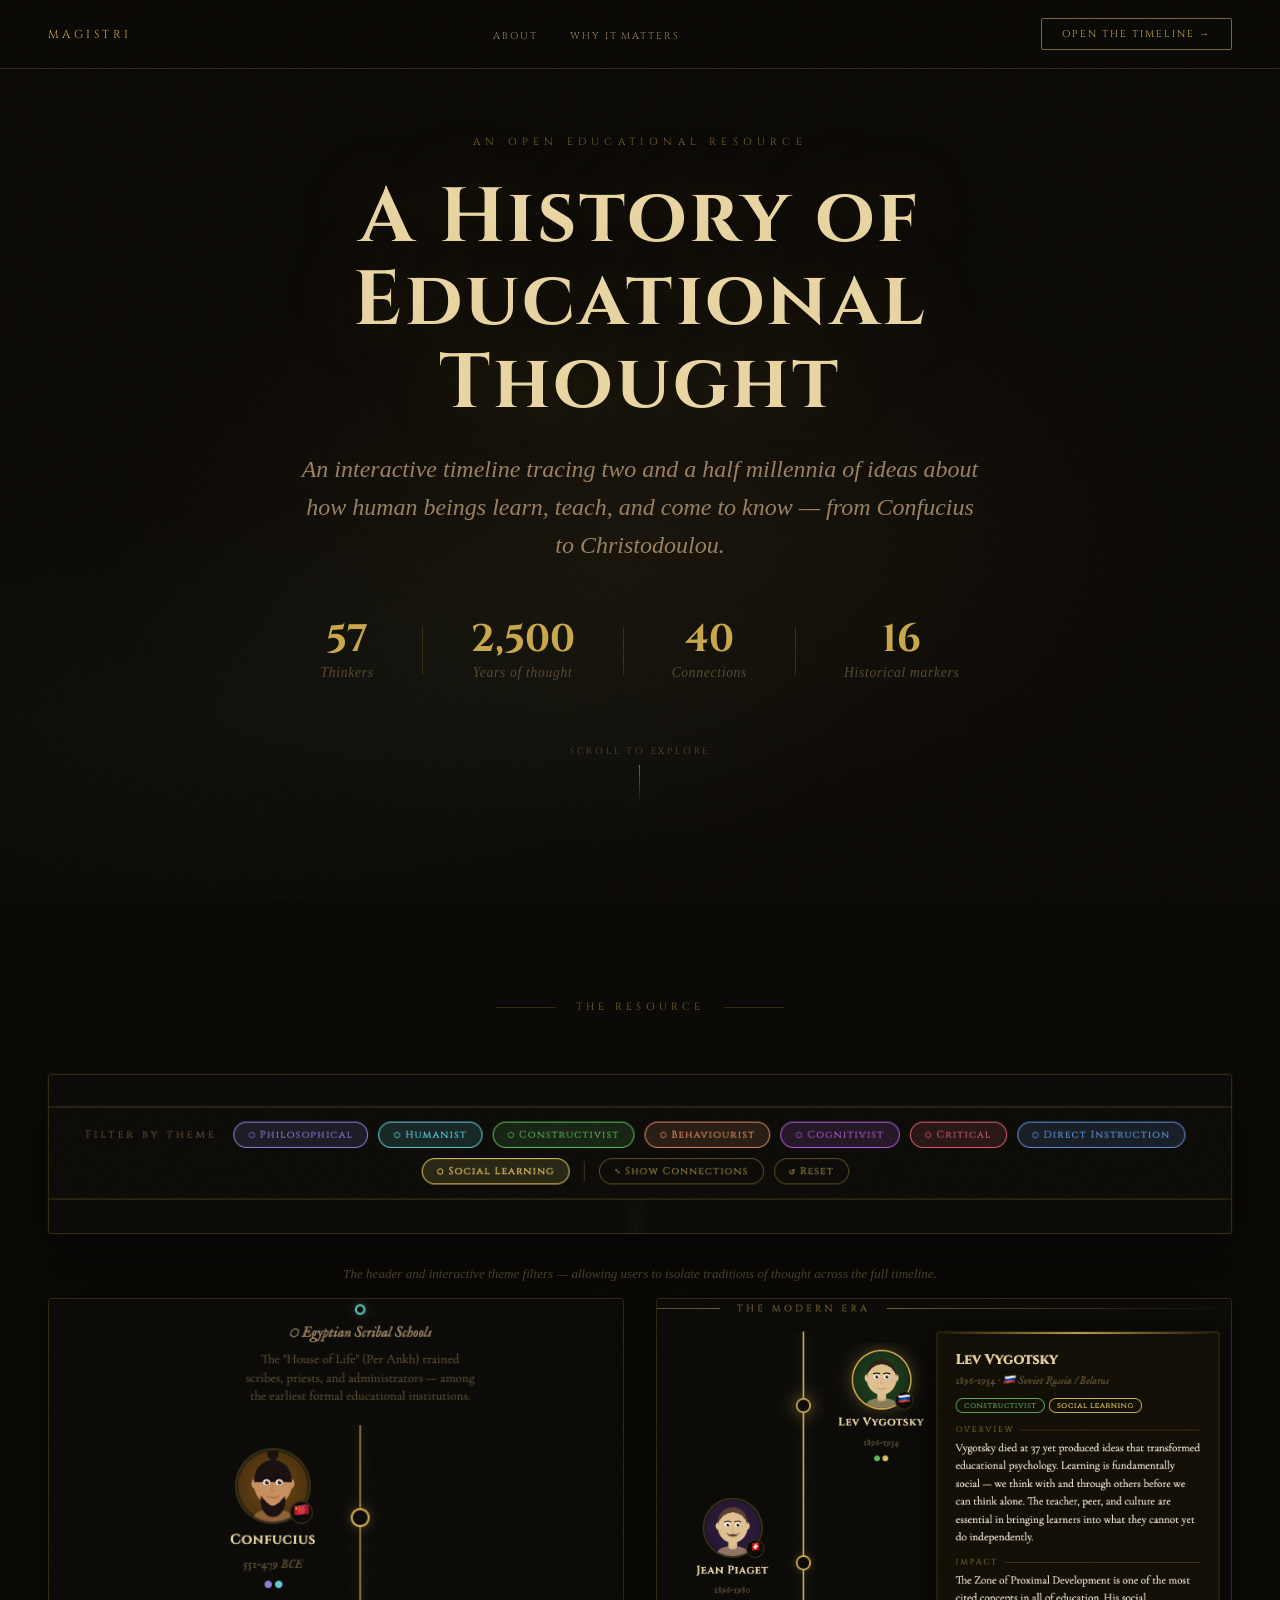
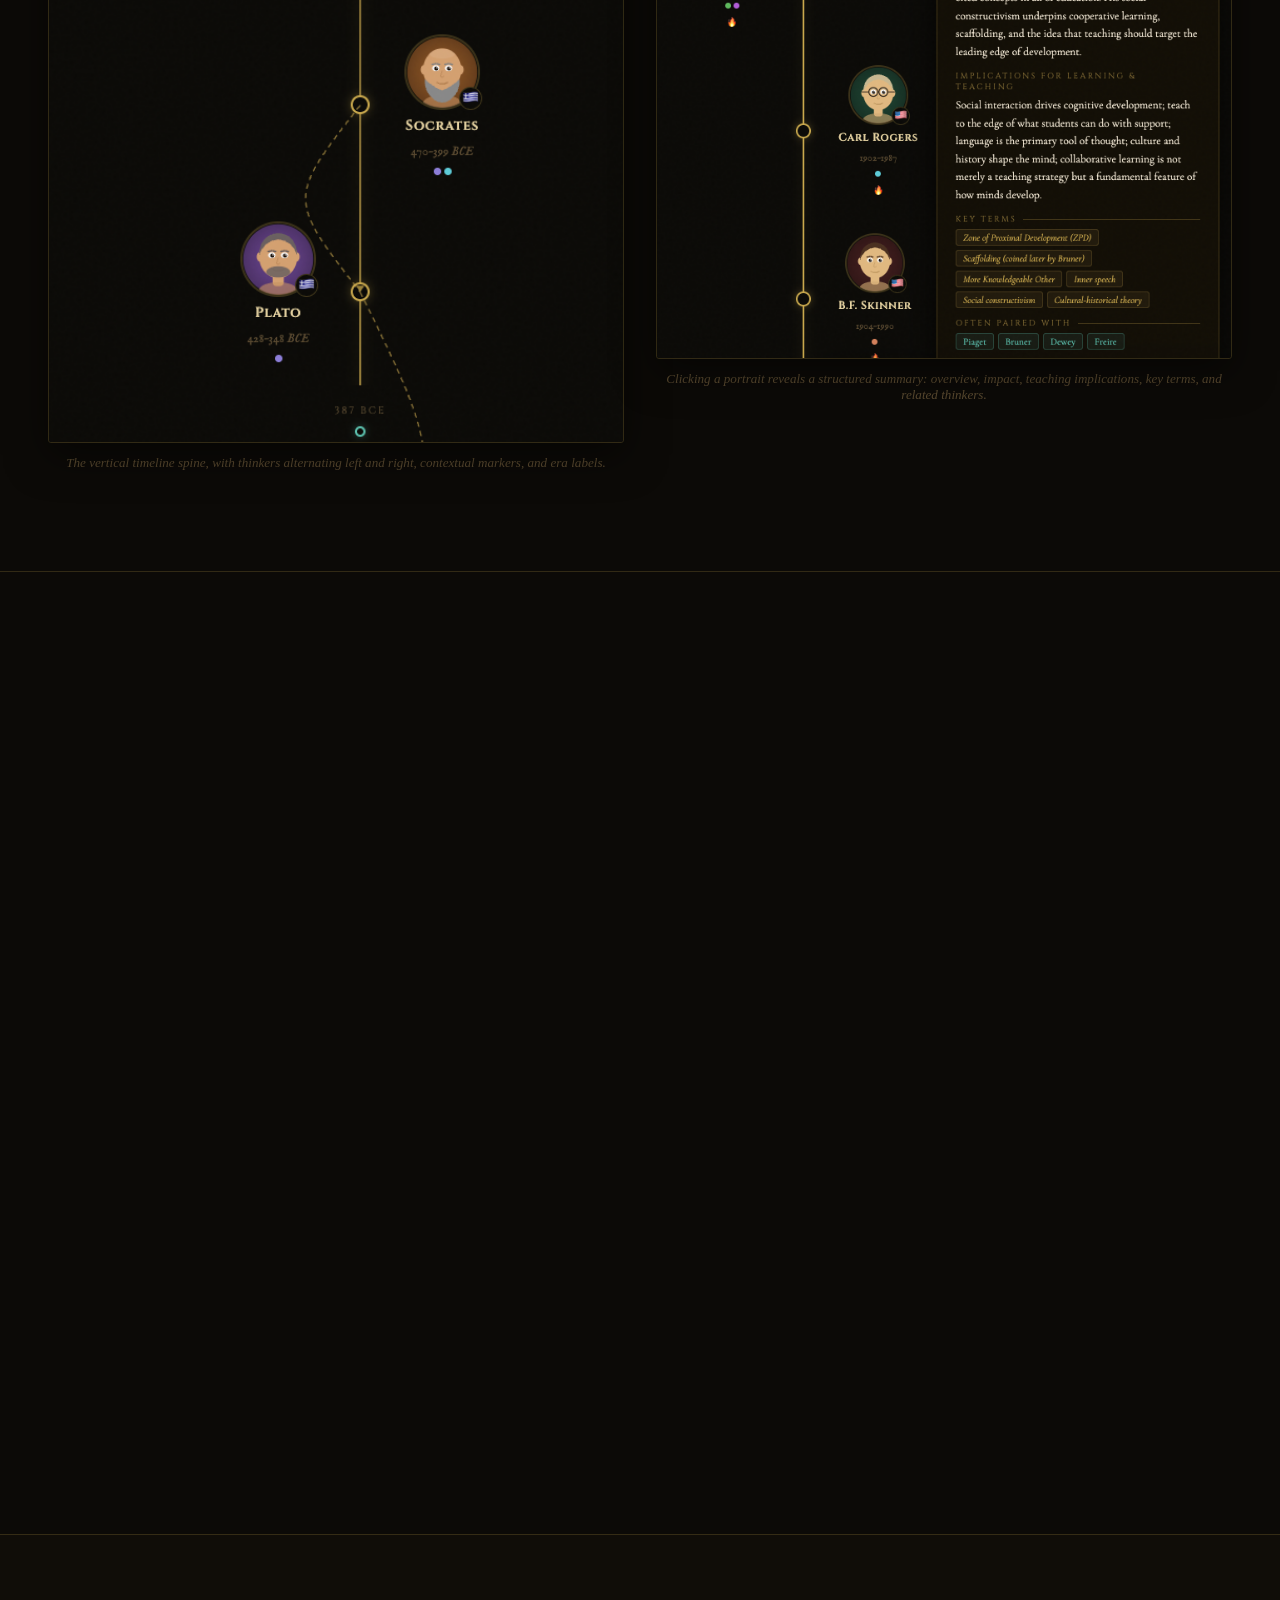
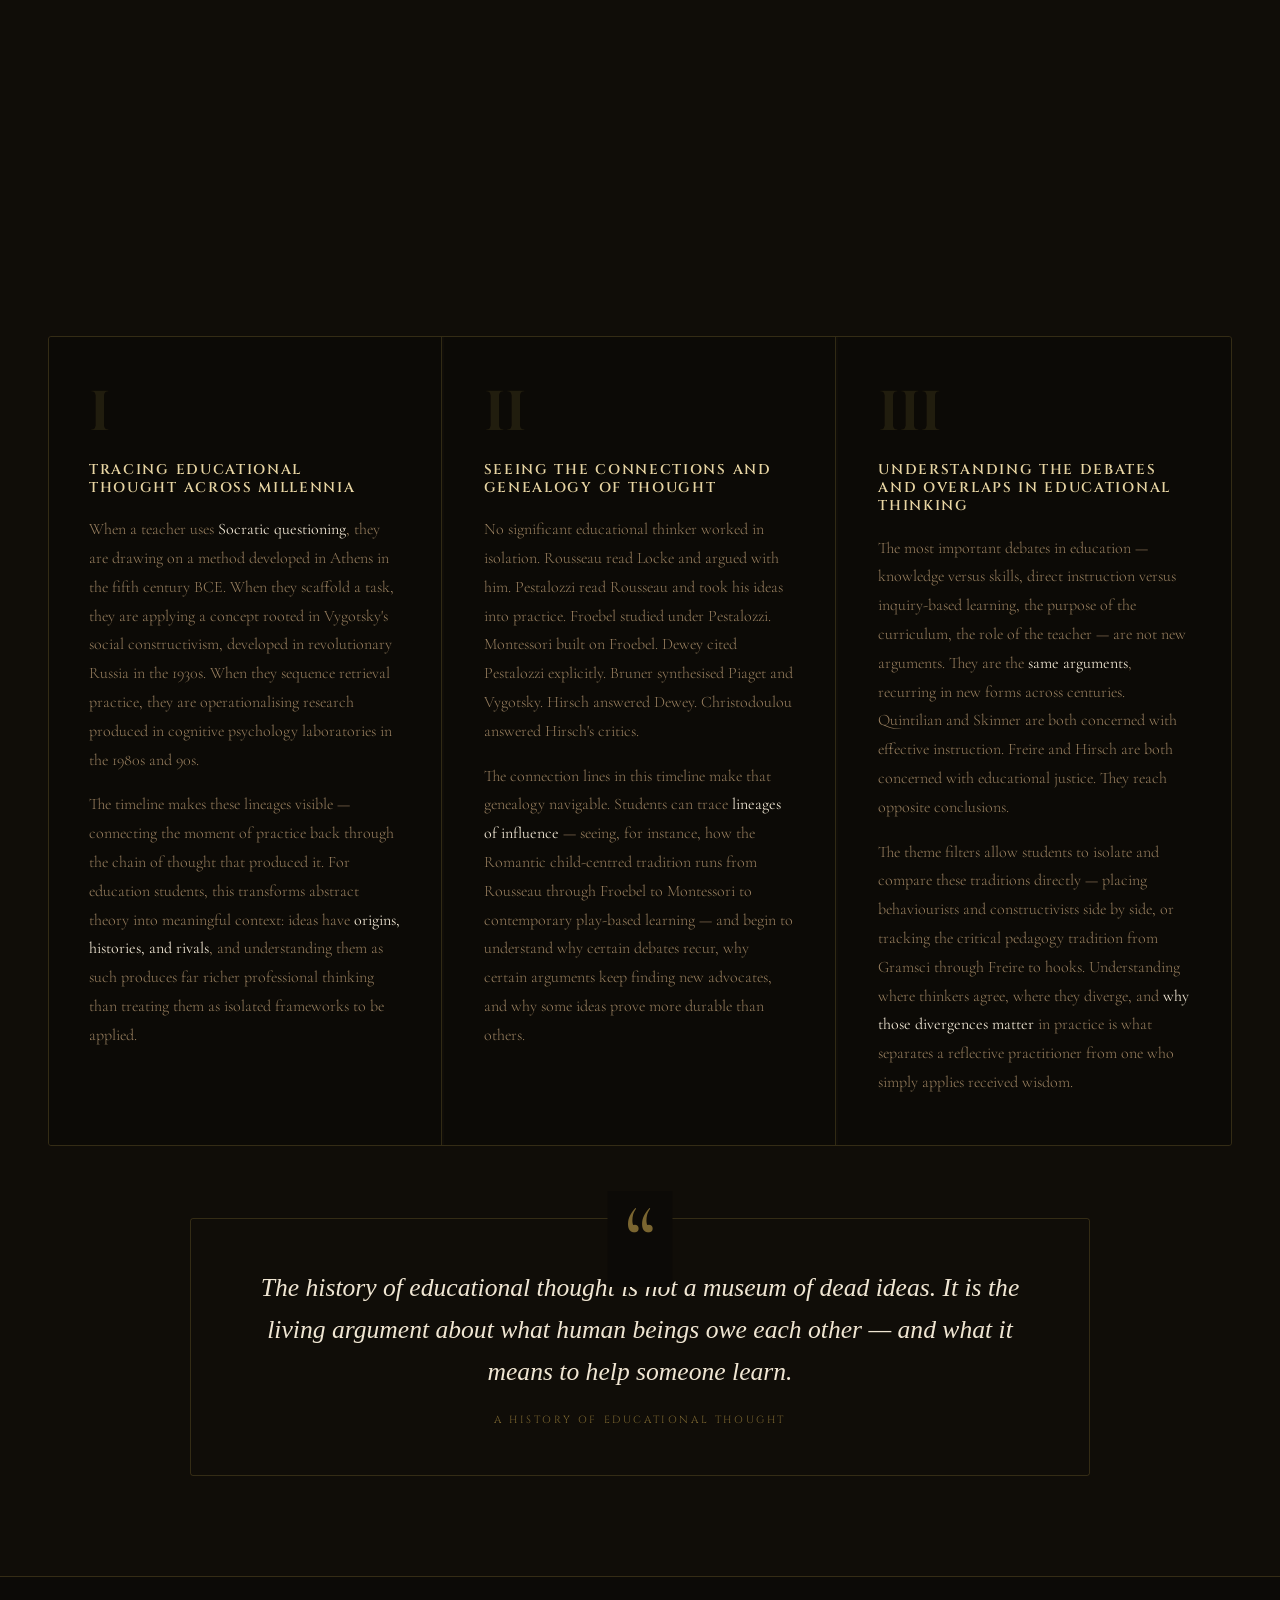
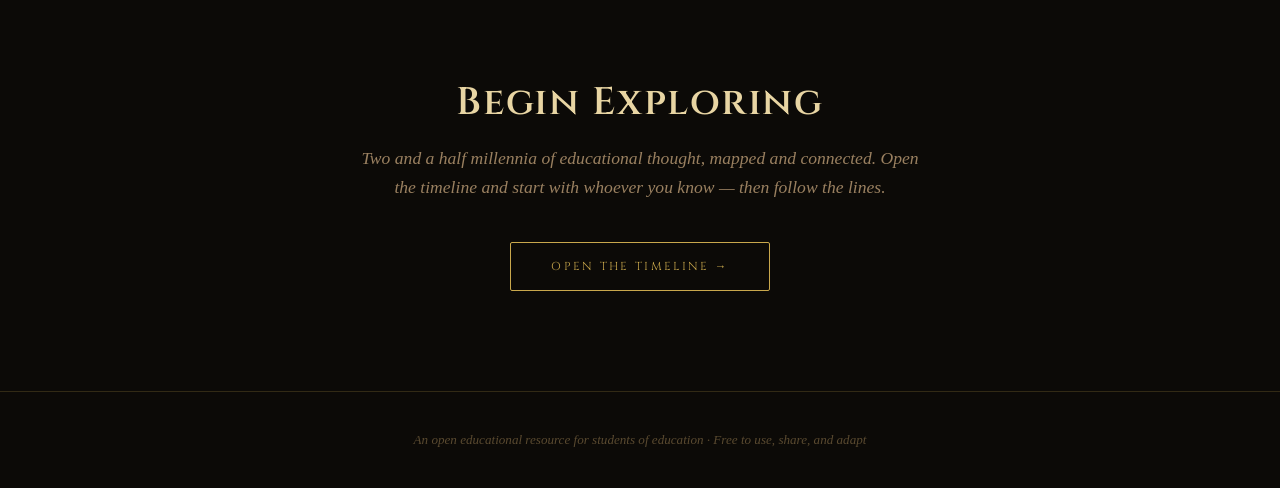
<file: magistri-synopsis.html>
<!DOCTYPE html>
<html lang="en">
<head>
<meta charset="UTF-8">
<meta name="viewport" content="width=device-width, initial-scale=1.0">
<title>A History of Educational Thought — About</title>
<link rel="preconnect" href="https://fonts.googleapis.com">
<link rel="preconnect" href="https://fonts.gstatic.com" crossorigin>
<link href="https://fonts.googleapis.com/css2?family=Cinzel:wght@400;600;700&family=Cormorant+Garamond:ital,wght@0,300;0,400;0,600;1,400;1,600&family=IM+Fell+English:ital@0;1&display=swap" rel="stylesheet">
<style>
  :root {
    --bg: #0c0a07;
    --gold: #c9a84c;
    --gold-light: #e8d5a3;
    --gold-dim: #7a6530;
    --text: #f0e6d3;
    --text-dim: #9a8060;
    --text-muted: #5a4a30;
    --card-border: rgba(201,168,76,0.2);
  }

  * { margin: 0; padding: 0; box-sizing: border-box; }

  html { scroll-behavior: smooth; }

  body {
    background: var(--bg);
    color: var(--text);
    font-family: 'Cormorant Garamond', serif;
    overflow-x: hidden;
  }

  /* ── NOISE ── */
  body::before {
    content: '';
    position: fixed;
    inset: 0;
    background-image: url("data:image/svg+xml,%3Csvg viewBox='0 0 256 256' xmlns='http://www.w3.org/2000/svg'%3E%3Cfilter id='n'%3E%3CfeTurbulence type='fractalNoise' baseFrequency='0.9' numOctaves='4' stitchTiles='stitch'/%3E%3C/filter%3E%3Crect width='100%25' height='100%25' filter='url(%23n)' opacity='0.04'/%3E%3C/svg%3E");
    pointer-events: none;
    z-index: 1000;
    opacity: 0.35;
  }

  /* ── NAV ── */
  nav {
    position: fixed;
    top: 0; left: 0; right: 0;
    z-index: 500;
    display: flex;
    align-items: center;
    justify-content: space-between;
    padding: 18px 48px;
    background: rgba(12,10,7,0.92);
    backdrop-filter: blur(12px);
    border-bottom: 1px solid var(--card-border);
  }

  .nav-brand {
    font-family: 'Cinzel', serif;
    font-size: 0.72rem;
    letter-spacing: 0.3em;
    color: var(--gold);
    text-decoration: none;
    text-transform: uppercase;
  }

  .nav-links {
    display: flex;
    gap: 32px;
    list-style: none;
  }

  .nav-links a {
    font-family: 'Cinzel', serif;
    font-size: 0.62rem;
    letter-spacing: 0.2em;
    color: var(--text-dim);
    text-decoration: none;
    text-transform: uppercase;
    transition: color 0.2s;
  }
  .nav-links a:hover { color: var(--gold); }

  .nav-cta {
    display: inline-flex;
    align-items: center;
    gap: 8px;
    padding: 8px 20px;
    border: 1px solid var(--gold-dim);
    border-radius: 2px;
    font-family: 'Cinzel', serif;
    font-size: 0.62rem;
    letter-spacing: 0.2em;
    color: var(--gold);
    text-decoration: none;
    text-transform: uppercase;
    transition: all 0.25s;
  }
  .nav-cta:hover {
    background: rgba(201,168,76,0.1);
    border-color: var(--gold);
  }

  /* ── HERO ── */
  .hero {
    min-height: 100vh;
    display: flex;
    flex-direction: column;
    align-items: center;
    justify-content: center;
    text-align: center;
    padding: 120px 40px 80px;
    position: relative;
    overflow: hidden;
  }

  .hero::before {
    content: '';
    position: absolute;
    inset: 0;
    background:
      radial-gradient(ellipse 60% 50% at 50% 60%, rgba(201,168,76,0.07) 0%, transparent 70%),
      radial-gradient(ellipse 80% 40% at 20% 80%, rgba(91,191,173,0.04) 0%, transparent 60%);
  }

  .hero-eyebrow {
    font-family: 'Cinzel', serif;
    font-size: 0.65rem;
    letter-spacing: 0.5em;
    color: var(--gold-dim);
    text-transform: uppercase;
    margin-bottom: 28px;
    animation: fadeUp 0.8s ease both;
  }

  .hero h1 {
    font-family: 'Cinzel', serif;
    font-size: clamp(2.8rem, 6vw, 5.5rem);
    font-weight: 700;
    color: var(--gold-light);
    line-height: 1.08;
    letter-spacing: 0.04em;
    text-shadow: 0 0 80px rgba(201,168,76,0.25);
    max-width: 900px;
    animation: fadeUp 0.8s 0.1s ease both;
  }

  .hero-subtitle {
    font-family: 'IM Fell English', serif;
    font-style: italic;
    font-size: clamp(1.1rem, 2vw, 1.5rem);
    color: var(--text-dim);
    max-width: 680px;
    line-height: 1.6;
    margin-top: 24px;
    animation: fadeUp 0.8s 0.2s ease both;
  }

  .hero-stats {
    display: flex;
    gap: 48px;
    margin-top: 56px;
    animation: fadeUp 0.8s 0.3s ease both;
  }

  .stat {
    display: flex;
    flex-direction: column;
    align-items: center;
    gap: 6px;
  }

  .stat-number {
    font-family: 'Cinzel', serif;
    font-size: 2.4rem;
    font-weight: 700;
    color: var(--gold);
    line-height: 1;
  }

  .stat-label {
    font-family: 'IM Fell English', serif;
    font-style: italic;
    font-size: 0.85rem;
    color: var(--text-muted);
    letter-spacing: 0.05em;
  }

  .stat-divider {
    width: 1px;
    height: 48px;
    background: var(--card-border);
    align-self: center;
  }

  .hero-scroll {
    margin-top: 64px;
    display: flex;
    flex-direction: column;
    align-items: center;
    gap: 8px;
    animation: fadeUp 0.8s 0.4s ease both;
  }

  .hero-scroll span {
    font-family: 'Cinzel', serif;
    font-size: 0.58rem;
    letter-spacing: 0.3em;
    color: var(--text-muted);
    text-transform: uppercase;
  }

  .scroll-line {
    width: 1px;
    height: 40px;
    background: linear-gradient(to bottom, var(--gold-dim), transparent);
    animation: scrollPulse 2s ease-in-out infinite;
  }

  /* ── SCREENSHOTS SECTION ── */
  .screenshots {
    padding: 100px 48px;
    max-width: 1300px;
    margin: 0 auto;
  }

  .section-label {
    font-family: 'Cinzel', serif;
    font-size: 0.65rem;
    letter-spacing: 0.4em;
    color: var(--gold-dim);
    text-transform: uppercase;
    text-align: center;
    margin-bottom: 60px;
    display: flex;
    align-items: center;
    justify-content: center;
    gap: 20px;
  }

  .section-label::before, .section-label::after {
    content: '';
    width: 60px;
    height: 1px;
    background: var(--card-border);
  }

  /* Large first screenshot — full width */
  .screenshot-hero {
    position: relative;
    margin-bottom: 32px;
    border: 1px solid var(--card-border);
    border-radius: 3px;
    overflow: hidden;
    box-shadow: 0 20px 60px rgba(0,0,0,0.6), 0 0 0 1px rgba(201,168,76,0.05);
  }

  .screenshot-hero img {
    width: 100%;
    display: block;
  }

  /* Two smaller screenshots side by side */
  .screenshot-pair {
    display: grid;
    grid-template-columns: 1fr 1fr;
    gap: 32px;
  }

  .screenshot-item {
    position: relative;
    border: 1px solid var(--card-border);
    border-radius: 3px;
    overflow: hidden;
    box-shadow: 0 12px 40px rgba(0,0,0,0.5);
  }

  .screenshot-item img {
    width: 100%;
    display: block;
  }

  /* Placeholder styling for when images aren't yet provided */
  .screenshot-placeholder {
    width: 100%;
    aspect-ratio: 16/7;
    background: rgba(201,168,76,0.03);
    border: 1px dashed rgba(201,168,76,0.2);
    border-radius: 3px;
    display: flex;
    flex-direction: column;
    align-items: center;
    justify-content: center;
    gap: 12px;
    color: var(--text-muted);
  }

  .screenshot-placeholder.tall { aspect-ratio: 4/3; }

  .screenshot-placeholder .ph-icon {
    font-size: 2rem;
    opacity: 0.4;
  }

  .screenshot-placeholder .ph-label {
    font-family: 'Cinzel', serif;
    font-size: 0.62rem;
    letter-spacing: 0.25em;
    text-transform: uppercase;
    opacity: 0.5;
  }

  .screenshot-caption {
    margin-top: 12px;
    font-family: 'IM Fell English', serif;
    font-style: italic;
    font-size: 0.82rem;
    color: var(--text-muted);
    text-align: center;
  }

  /* ── ABOUT SECTION ── */
  .about {
    padding: 100px 48px;
    border-top: 1px solid var(--card-border);
    max-width: 1300px;
    margin: 0 auto;
  }

  .about-grid {
    display: grid;
    grid-template-columns: 1fr 2fr;
    gap: 80px;
    align-items: start;
  }

  .about-heading {
    position: sticky;
    top: 100px;
  }

  .about-heading h2 {
    font-family: 'Cinzel', serif;
    font-size: clamp(1.8rem, 3vw, 2.8rem);
    font-weight: 600;
    color: var(--gold-light);
    line-height: 1.15;
    letter-spacing: 0.04em;
  }

  .about-heading .ornament {
    display: block;
    color: var(--gold-dim);
    font-size: 1.8rem;
    margin-bottom: 20px;
  }

  .about-body p {
    font-size: 1.1rem;
    line-height: 1.85;
    color: var(--text);
    font-weight: 300;
    margin-bottom: 24px;
  }

  .about-body p:last-child { margin-bottom: 0; }

  .about-body strong {
    color: var(--gold-light);
    font-weight: 600;
  }

  /* Feature pills */
  .feature-list {
    display: grid;
    grid-template-columns: 1fr 1fr;
    gap: 16px;
    margin-top: 40px;
    padding-top: 40px;
    border-top: 1px solid var(--card-border);
  }

  .feature-item {
    display: flex;
    gap: 14px;
    align-items: flex-start;
  }

  .feature-icon {
    font-size: 1rem;
    color: var(--gold);
    flex-shrink: 0;
    margin-top: 3px;
  }

  .feature-text {
    font-size: 0.92rem;
    line-height: 1.5;
    color: var(--text-dim);
  }

  .feature-text strong {
    display: block;
    font-family: 'Cinzel', serif;
    font-size: 0.68rem;
    letter-spacing: 0.1em;
    color: var(--gold-light);
    margin-bottom: 3px;
    font-weight: 600;
  }

  /* ── WHY THIS MATTERS ── */
  .matters {
    padding: 100px 48px;
    background: rgba(201,168,76,0.02);
    border-top: 1px solid var(--card-border);
    border-bottom: 1px solid var(--card-border);
  }

  .matters-inner {
    max-width: 1300px;
    margin: 0 auto;
  }

  .matters h2 {
    font-family: 'Cinzel', serif;
    font-size: clamp(1.8rem, 3vw, 2.8rem);
    font-weight: 600;
    color: var(--gold-light);
    line-height: 1.15;
    letter-spacing: 0.04em;
    text-align: center;
    margin-bottom: 16px;
  }

  .matters-intro {
    font-family: 'IM Fell English', serif;
    font-style: italic;
    font-size: 1.2rem;
    color: var(--text-dim);
    text-align: center;
    max-width: 700px;
    margin: 0 auto 72px;
    line-height: 1.65;
  }

  .pillars {
    display: grid;
    grid-template-columns: repeat(3, 1fr);
    gap: 2px;
    border: 1px solid var(--card-border);
    border-radius: 3px;
    overflow: hidden;
  }

  .pillar {
    padding: 48px 40px;
    background: rgba(12,10,7,0.8);
    border-right: 1px solid var(--card-border);
    transition: background 0.3s;
    position: relative;
  }

  .pillar:last-child { border-right: none; }
  .pillar:hover { background: rgba(201,168,76,0.04); }

  .pillar::before {
    content: '';
    position: absolute;
    top: 0; left: 0; right: 0;
    height: 2px;
    background: linear-gradient(to right, transparent, var(--gold-dim), transparent);
    opacity: 0;
    transition: opacity 0.3s;
  }
  .pillar:hover::before { opacity: 1; }

  .pillar-number {
    font-family: 'Cinzel', serif;
    font-size: 3.5rem;
    font-weight: 700;
    color: rgba(201,168,76,0.12);
    line-height: 1;
    margin-bottom: 20px;
    letter-spacing: -0.02em;
  }

  .pillar h3 {
    font-family: 'Cinzel', serif;
    font-size: 0.88rem;
    font-weight: 600;
    letter-spacing: 0.12em;
    color: var(--gold-light);
    text-transform: uppercase;
    margin-bottom: 18px;
    line-height: 1.3;
  }

  .pillar p {
    font-size: 1rem;
    line-height: 1.8;
    color: var(--text-dim);
    font-weight: 300;
  }

  .pillar p strong {
    color: var(--text);
    font-weight: 400;
  }

  /* Pull quote */
  .pull-quote {
    max-width: 900px;
    margin: 72px auto 0;
    text-align: center;
    padding: 48px;
    border: 1px solid var(--card-border);
    border-radius: 3px;
    position: relative;
  }

  .pull-quote::before {
    content: '\201C';
    position: absolute;
    top: -28px;
    left: 50%;
    transform: translateX(-50%);
    font-family: 'Cormorant Garamond', serif;
    font-size: 6rem;
    color: var(--gold-dim);
    line-height: 1;
    background: var(--bg);
    padding: 0 16px;
  }

  .pull-quote blockquote {
    font-family: 'IM Fell English', serif;
    font-style: italic;
    font-size: clamp(1.2rem, 2vw, 1.6rem);
    line-height: 1.65;
    color: var(--text);
    font-weight: 300;
  }

  .pull-quote cite {
    display: block;
    margin-top: 20px;
    font-family: 'Cinzel', serif;
    font-size: 0.65rem;
    letter-spacing: 0.25em;
    color: var(--gold-dim);
    font-style: normal;
    text-transform: uppercase;
  }

  /* ── CTA FOOTER ── */
  .cta-footer {
    padding: 100px 48px;
    text-align: center;
  }

  .cta-footer h2 {
    font-family: 'Cinzel', serif;
    font-size: clamp(1.5rem, 3vw, 2.4rem);
    font-weight: 600;
    color: var(--gold-light);
    margin-bottom: 16px;
    letter-spacing: 0.04em;
  }

  .cta-footer p {
    font-family: 'IM Fell English', serif;
    font-style: italic;
    font-size: 1.1rem;
    color: var(--text-dim);
    max-width: 560px;
    margin: 0 auto 40px;
    line-height: 1.65;
  }

  .cta-btn {
    display: inline-flex;
    align-items: center;
    gap: 10px;
    padding: 16px 40px;
    background: transparent;
    border: 1px solid var(--gold);
    border-radius: 2px;
    font-family: 'Cinzel', serif;
    font-size: 0.72rem;
    letter-spacing: 0.2em;
    color: var(--gold);
    text-decoration: none;
    text-transform: uppercase;
    transition: all 0.3s;
    cursor: pointer;
  }
  .cta-btn:hover {
    background: rgba(201,168,76,0.1);
    box-shadow: 0 0 30px rgba(201,168,76,0.15);
    letter-spacing: 0.25em;
  }

  /* ── PAGE FOOTER ── */
  footer {
    text-align: center;
    padding: 40px;
    border-top: 1px solid var(--card-border);
    font-family: 'IM Fell English', serif;
    font-style: italic;
    color: var(--text-muted);
    font-size: 0.82rem;
  }

  /* ── ANIMATIONS ── */
  @keyframes fadeUp {
    from { opacity: 0; transform: translateY(24px); }
    to   { opacity: 1; transform: translateY(0); }
  }

  @keyframes scrollPulse {
    0%, 100% { opacity: 0.3; }
    50% { opacity: 1; }
  }

  .reveal {
    opacity: 0;
    transform: translateY(28px);
    transition: opacity 0.7s ease, transform 0.7s ease;
  }
  .reveal.visible {
    opacity: 1;
    transform: translateY(0);
  }

  /* ── RESPONSIVE ── */
  @media (max-width: 900px) {
    nav { padding: 16px 24px; }
    .nav-links { display: none; }
    .about-grid { grid-template-columns: 1fr; gap: 40px; }
    .about-heading { position: static; }
    .pillars { grid-template-columns: 1fr; }
    .pillar { border-right: none; border-bottom: 1px solid var(--card-border); }
    .pillar:last-child { border-bottom: none; }
    .screenshot-pair { grid-template-columns: 1fr; }
    .feature-list { grid-template-columns: 1fr; }
    .hero-stats { gap: 24px; }
    .screenshots, .about, .matters-inner, .cta-footer { padding-left: 24px; padding-right: 24px; }
  }
</style>
</head>
<body>

<!-- NAV -->
<nav>
  <a class="nav-brand" href="#">Magistri</a>
  <ul class="nav-links">
    <li><a href="#about">About</a></li>
    <li><a href="#matters">Why It Matters</a></li>
  </ul>
  <a class="nav-cta" href="magistri.html">Open the Timeline →</a>
</nav>

<!-- HERO -->
<section class="hero">
  <p class="hero-eyebrow">An Open Educational Resource</p>
  <h1>A History of<br>Educational Thought</h1>
  <p class="hero-subtitle">An interactive timeline tracing two and a half millennia of ideas about how human beings learn, teach, and come to know — from Confucius to Christodoulou.</p>

  <div class="hero-stats">
    <div class="stat">
      <span class="stat-number">57</span>
      <span class="stat-label">Thinkers</span>
    </div>
    <div class="stat-divider"></div>
    <div class="stat">
      <span class="stat-number">2,500</span>
      <span class="stat-label">Years of thought</span>
    </div>
    <div class="stat-divider"></div>
    <div class="stat">
      <span class="stat-number">40</span>
      <span class="stat-label">Connections</span>
    </div>
    <div class="stat-divider"></div>
    <div class="stat">
      <span class="stat-number">16</span>
      <span class="stat-label">Historical markers</span>
    </div>
  </div>

  <div class="hero-scroll">
    <span>Scroll to explore</span>
    <div class="scroll-line"></div>
  </div>
</section>

<!-- SCREENSHOTS -->
<section class="screenshots">
  <p class="section-label reveal">The Resource</p>

  <!-- Screenshot 1: Full-width — title and filters -->
  <div class="reveal" style="margin-bottom: 16px;">
    <div class="screenshot-hero">
      <!-- Replace src with your actual screenshot -->
      <img src="screenshots/screenshot-header.png" alt="Timeline header and theme filters"
           onerror="this.style.display='none'; this.nextElementSibling.style.display='flex';">
      <div class="screenshot-placeholder" style="display:none; aspect-ratio:16/5;">
        <span class="ph-icon">🖼</span>
        <span class="ph-label">Screenshot 1 — Title &amp; Filter Bar</span>
      </div>
    </div>
    <p class="screenshot-caption">The header and interactive theme filters — allowing users to isolate traditions of thought across the full timeline.</p>
  </div>

  <!-- Screenshots 2 & 3: Side by side -->
  <div class="screenshot-pair reveal">
    <div>
      <div class="screenshot-item">
        <img src="screenshots/screenshot-timeline.png" alt="A section of the timeline"
             onerror="this.style.display='none'; this.nextElementSibling.style.display='flex';">
        <div class="screenshot-placeholder tall" style="display:none;">
          <span class="ph-icon">🖼</span>
          <span class="ph-label">Screenshot 2 — Timeline Section</span>
        </div>
      </div>
      <p class="screenshot-caption">The vertical timeline spine, with thinkers alternating left and right, contextual markers, and era labels.</p>
    </div>
    <div>
      <div class="screenshot-item">
        <img src="screenshots/screenshot-card.png" alt="An open thinker detail card"
             onerror="this.style.display='none'; this.nextElementSibling.style.display='flex';">
        <div class="screenshot-placeholder tall" style="display:none;">
          <span class="ph-icon">🖼</span>
          <span class="ph-label">Screenshot 3 — Thinker Detail Card</span>
        </div>
      </div>
      <p class="screenshot-caption">Clicking a portrait reveals a structured summary: overview, impact, teaching implications, key terms, and related thinkers.</p>
    </div>
  </div>
</section>

<!-- ABOUT -->
<section class="about" id="about">
  <div class="about-grid">
    <div class="about-heading reveal">
      <span class="ornament">❧</span>
      <h2>About<br>This Resource</h2>
    </div>

    <div class="about-body reveal">
      <p>
        <em>A History of Educational Thought</em> is an interactive reference timeline designed for students of education, trainee teachers, and anyone who wants to understand where contemporary ideas about learning and teaching actually come from. It maps <strong>57 significant thinkers</strong> from ancient philosophy through to contemporary cognitive science — not as a list of names and dates, but as a living web of ideas, influences, and ongoing debates.
      </p>
      <p>
        Each figure is presented with a structured summary of their <strong>core ideas</strong>, their <strong>impact on educational theory and practice</strong>, and their direct <strong>implications for learning and teaching</strong>. Key terms are surfaced explicitly — so that concepts like <em>Zone of Proximal Development</em>, <em>cognitive load</em>, <em>cultural hegemony</em>, or <em>advance organisers</em> are always connected to the thinker who developed them and the tradition they belong to.
      </p>
      <p>
        The resource is intentionally <strong>global and pluralist</strong>. Alongside the canonical Western tradition — Socrates, Locke, Dewey, Piaget — it includes Ibn Sina, Ibn Khaldun, Confucius, Rabindranath Tagore, Julius Nyerere, B.R. Ambedkar, Anna Julia Cooper, and bell hooks. Educational thought has never been the property of one tradition, and the timeline refuses to pretend otherwise.
      </p>

      <div class="feature-list">
        <div class="feature-item">
          <span class="feature-icon">⬡</span>
          <div class="feature-text">
            <strong>Theme Filters</strong>
            Eight intellectual traditions — from Constructivist to Behaviourist to Critical Pedagogy — can be toggled to collapse the timeline around any school of thought.
          </div>
        </div>
        <div class="feature-item">
          <span class="feature-icon">⤡</span>
          <div class="feature-text">
            <strong>Connection Lines</strong>
            Toggle visible lines of influence, teaching relationships, and critical disputes — showing who shaped whom and where the arguments lie.
          </div>
        </div>
        <div class="feature-item">
          <span class="feature-icon">◈</span>
          <div class="feature-text">
            <strong>Historical Markers</strong>
            Sixteen contextual anchors — the printing press, compulsory schooling, the cognitive revolution, the World Wide Web — place educational thought inside broader history.
          </div>
        </div>
        <div class="feature-item">
          <span class="feature-icon">🔥</span>
          <div class="feature-text">
            <strong>Live Debates</strong>
            Thinkers whose ideas remain actively contested in schools and research today are flagged — reminding students that this is not settled history but ongoing argument.
          </div>
        </div>
      </div>
    </div>
  </div>
</section>

<!-- WHY THIS MATTERS -->
<section class="matters" id="matters">
  <div class="matters-inner">
    <p class="section-label reveal">For Students of Education</p>
    <h2 class="reveal">Why This Matters</h2>
    <p class="matters-intro reveal">Educational ideas do not appear from nowhere. Every practice in every classroom descends from a philosophy. Knowing the genealogy of those ideas is not an academic luxury — it is the foundation of becoming a thoughtful, critical practitioner.</p>

    <div class="pillars reveal">
      <div class="pillar">
        <div class="pillar-number">I</div>
        <h3>Tracing Educational<br>Thought Across Millennia</h3>
        <p>
          When a teacher uses <strong>Socratic questioning</strong>, they are drawing on a method developed in Athens in the fifth century BCE. When they scaffold a task, they are applying a concept rooted in Vygotsky's social constructivism, developed in revolutionary Russia in the 1930s. When they sequence retrieval practice, they are operationalising research produced in cognitive psychology laboratories in the 1980s and 90s.
        </p>
        <p style="margin-top: 16px;">
          The timeline makes these lineages visible — connecting the moment of practice back through the chain of thought that produced it. For education students, this transforms abstract theory into meaningful context: ideas have <strong>origins, histories, and rivals</strong>, and understanding them as such produces far richer professional thinking than treating them as isolated frameworks to be applied.
        </p>
      </div>

      <div class="pillar">
        <div class="pillar-number">II</div>
        <h3>Seeing the Connections and Genealogy of Thought</h3>
        <p>
          No significant educational thinker worked in isolation. Rousseau read Locke and argued with him. Pestalozzi read Rousseau and took his ideas into practice. Froebel studied under Pestalozzi. Montessori built on Froebel. Dewey cited Pestalozzi explicitly. Bruner synthesised Piaget and Vygotsky. Hirsch answered Dewey. Christodoulou answered Hirsch's critics.
        </p>
        <p style="margin-top: 16px;">
          The connection lines in this timeline make that genealogy navigable. Students can trace <strong>lineages of influence</strong> — seeing, for instance, how the Romantic child-centred tradition runs from Rousseau through Froebel to Montessori to contemporary play-based learning — and begin to understand why certain debates recur, why certain arguments keep finding new advocates, and why some ideas prove more durable than others.
        </p>
      </div>

      <div class="pillar">
        <div class="pillar-number">III</div>
        <h3>Understanding the Debates and Overlaps in Educational Thinking</h3>
        <p>
          The most important debates in education — knowledge versus skills, direct instruction versus inquiry-based learning, the purpose of the curriculum, the role of the teacher — are not new arguments. They are the <strong>same arguments</strong>, recurring in new forms across centuries. Quintilian and Skinner are both concerned with effective instruction. Freire and Hirsch are both concerned with educational justice. They reach opposite conclusions.
        </p>
        <p style="margin-top: 16px;">
          The theme filters allow students to isolate and compare these traditions directly — placing behaviourists and constructivists side by side, or tracking the critical pedagogy tradition from Gramsci through Freire to hooks. Understanding where thinkers agree, where they diverge, and <strong>why those divergences matter</strong> in practice is what separates a reflective practitioner from one who simply applies received wisdom.
        </p>
      </div>
    </div>

    <div class="pull-quote reveal">
      <blockquote>
        The history of educational thought is not a museum of dead ideas. It is the living argument about what human beings owe each other — and what it means to help someone learn.
      </blockquote>
      <cite>A History of Educational Thought</cite>
    </div>
  </div>
</section>

<!-- CTA -->
<section class="cta-footer reveal">
  <h2>Begin Exploring</h2>
  <p>Two and a half millennia of educational thought, mapped and connected. Open the timeline and start with whoever you know — then follow the lines.</p>
  <a class="cta-btn" href="magistri.html">Open the Timeline →</a>
</section>

<footer>
  <em>An open educational resource for students of education · Free to use, share, and adapt</em>
</footer>

<script>
  // Scroll reveal
  const observer = new IntersectionObserver((entries) => {
    entries.forEach(entry => {
      if (entry.isIntersecting) {
        entry.target.classList.add('visible');
        observer.unobserve(entry.target);
      }
    });
  }, { threshold: 0.1, rootMargin: '0px 0px -40px 0px' });

  document.querySelectorAll('.reveal').forEach(el => observer.observe(el));
</script>
</body>
</html>
</file>
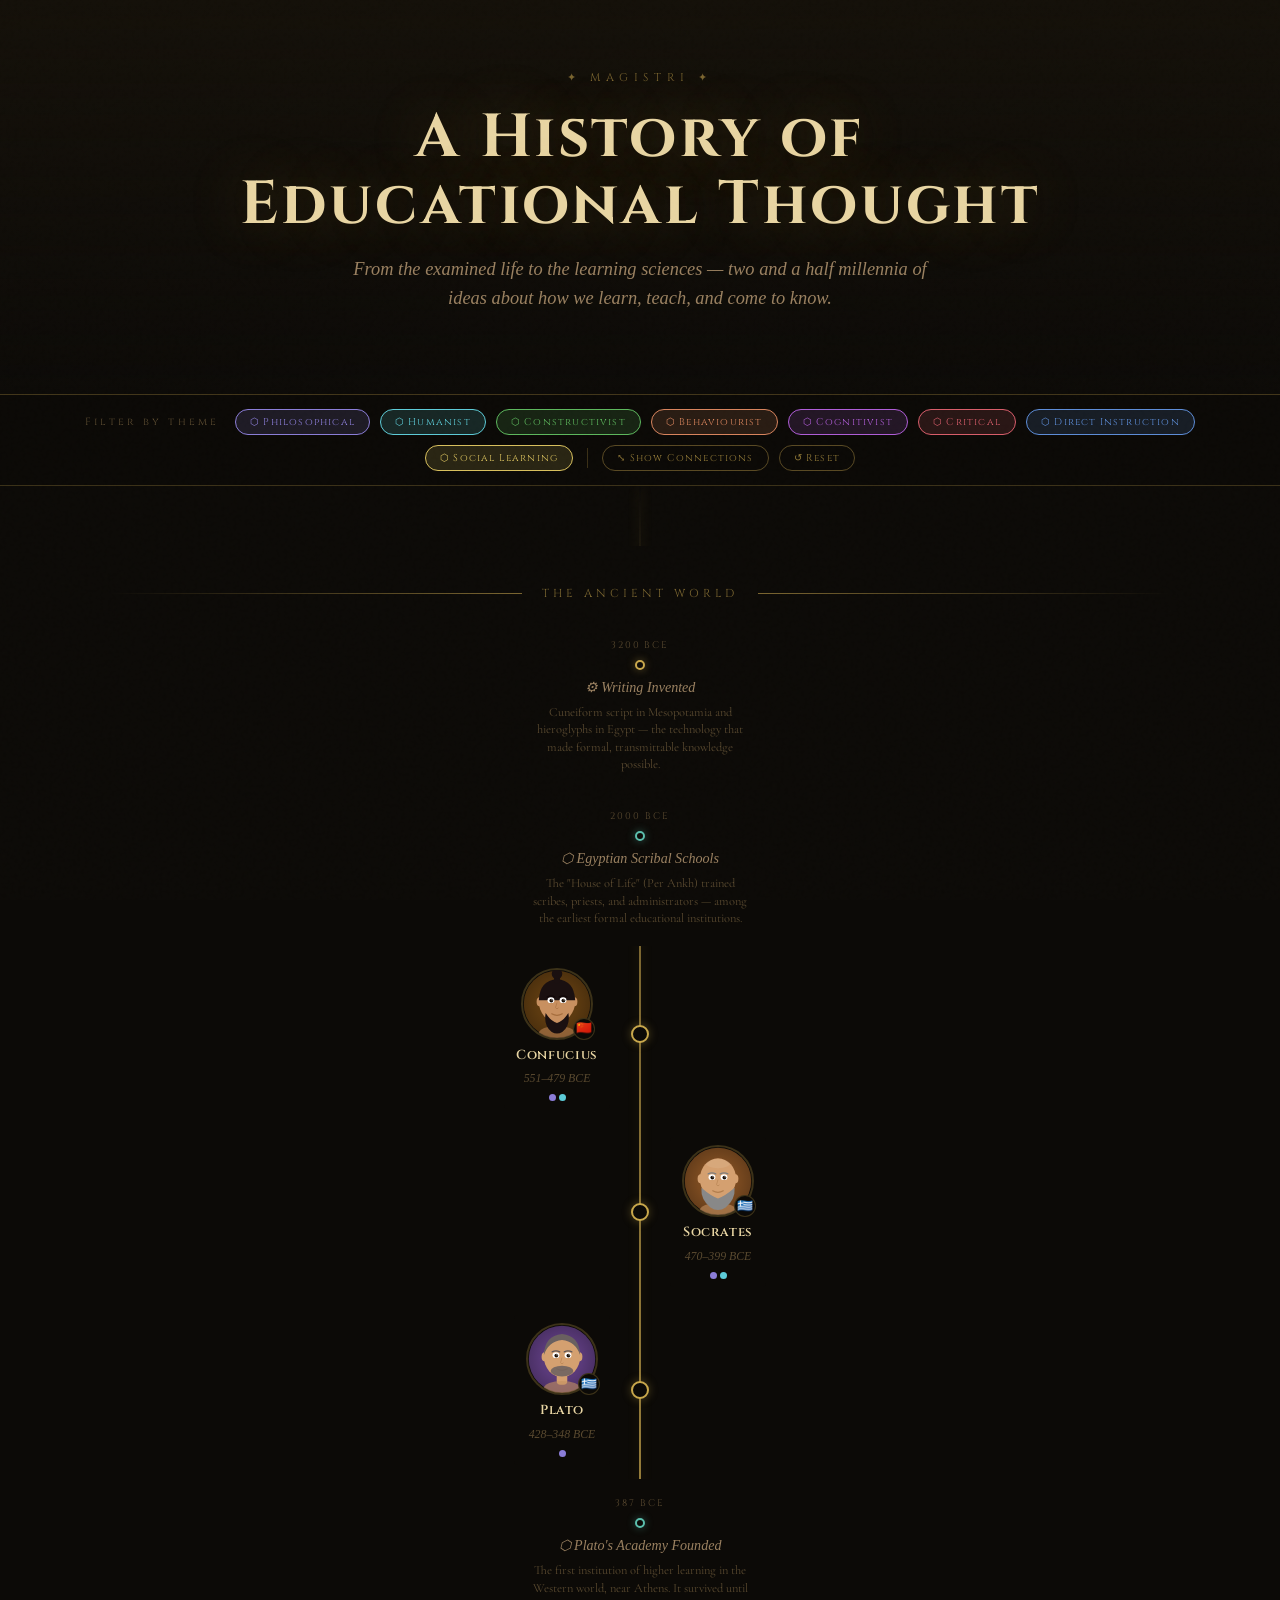
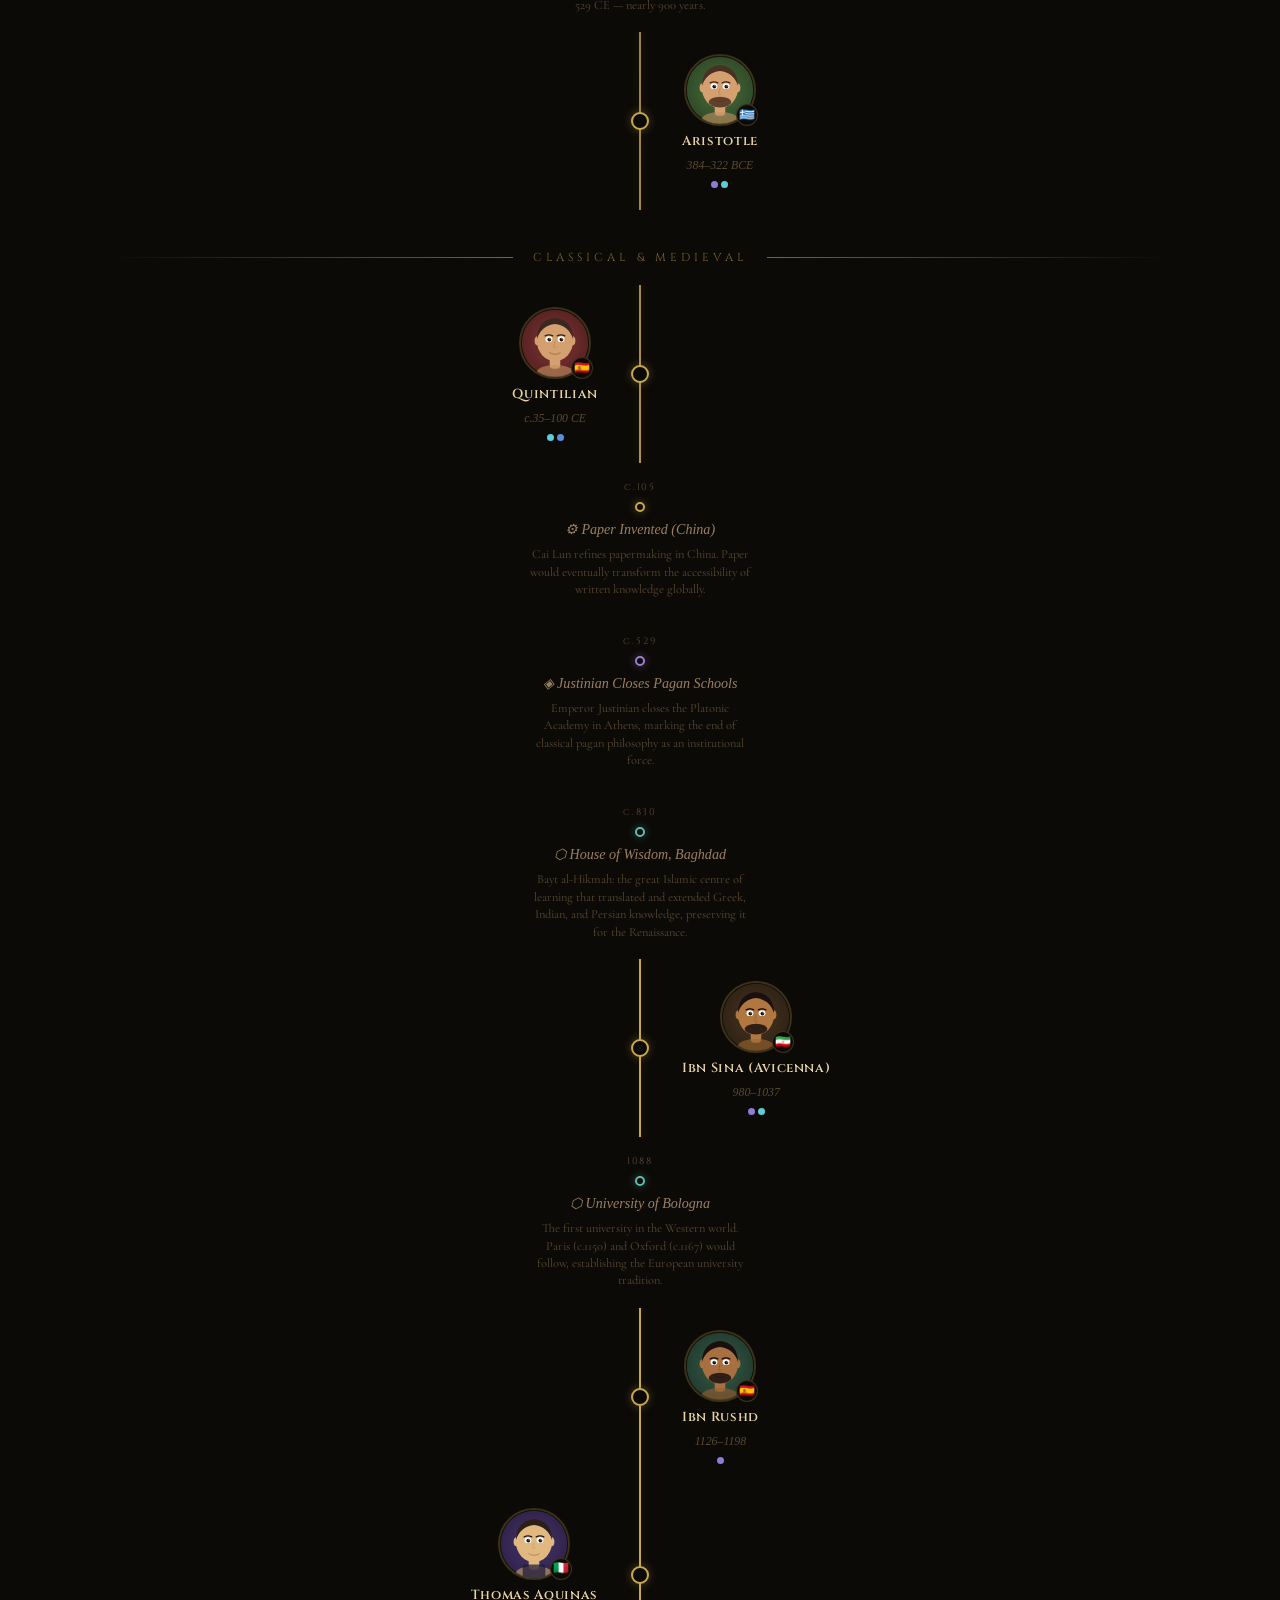
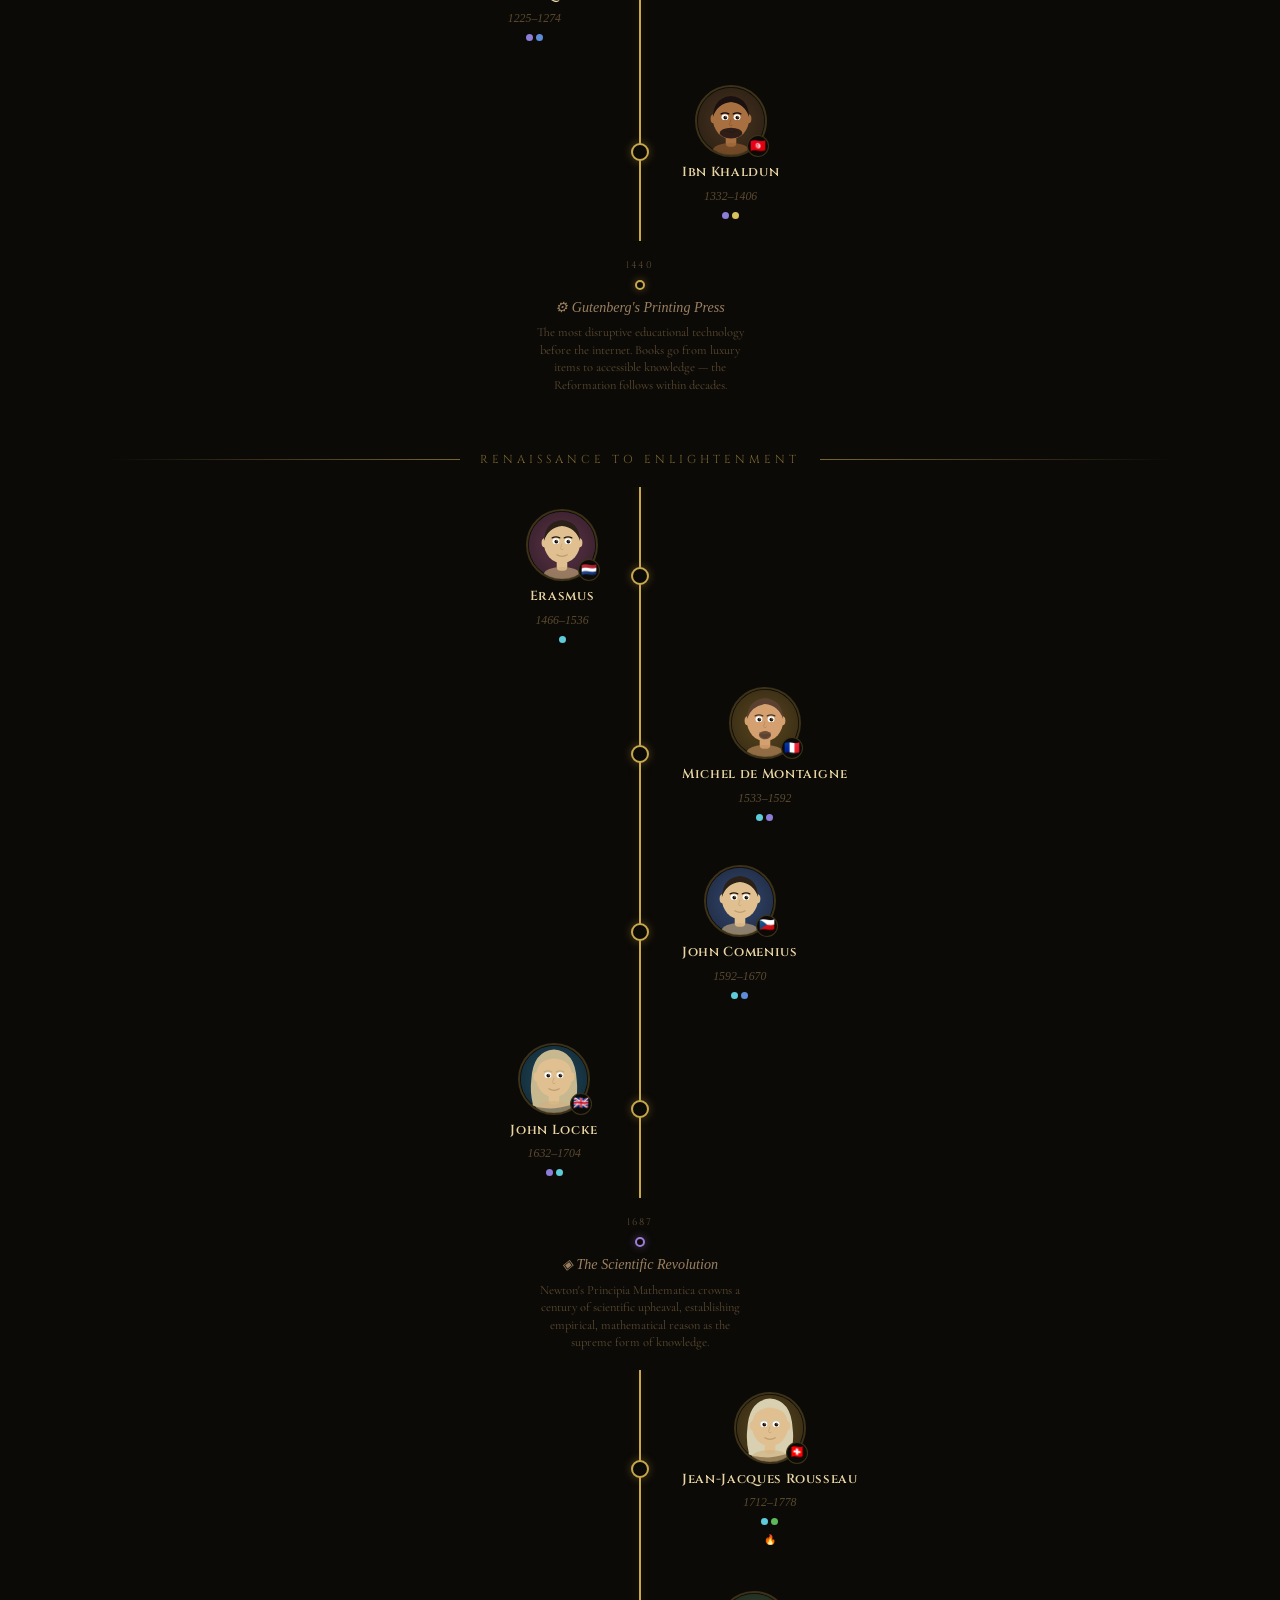
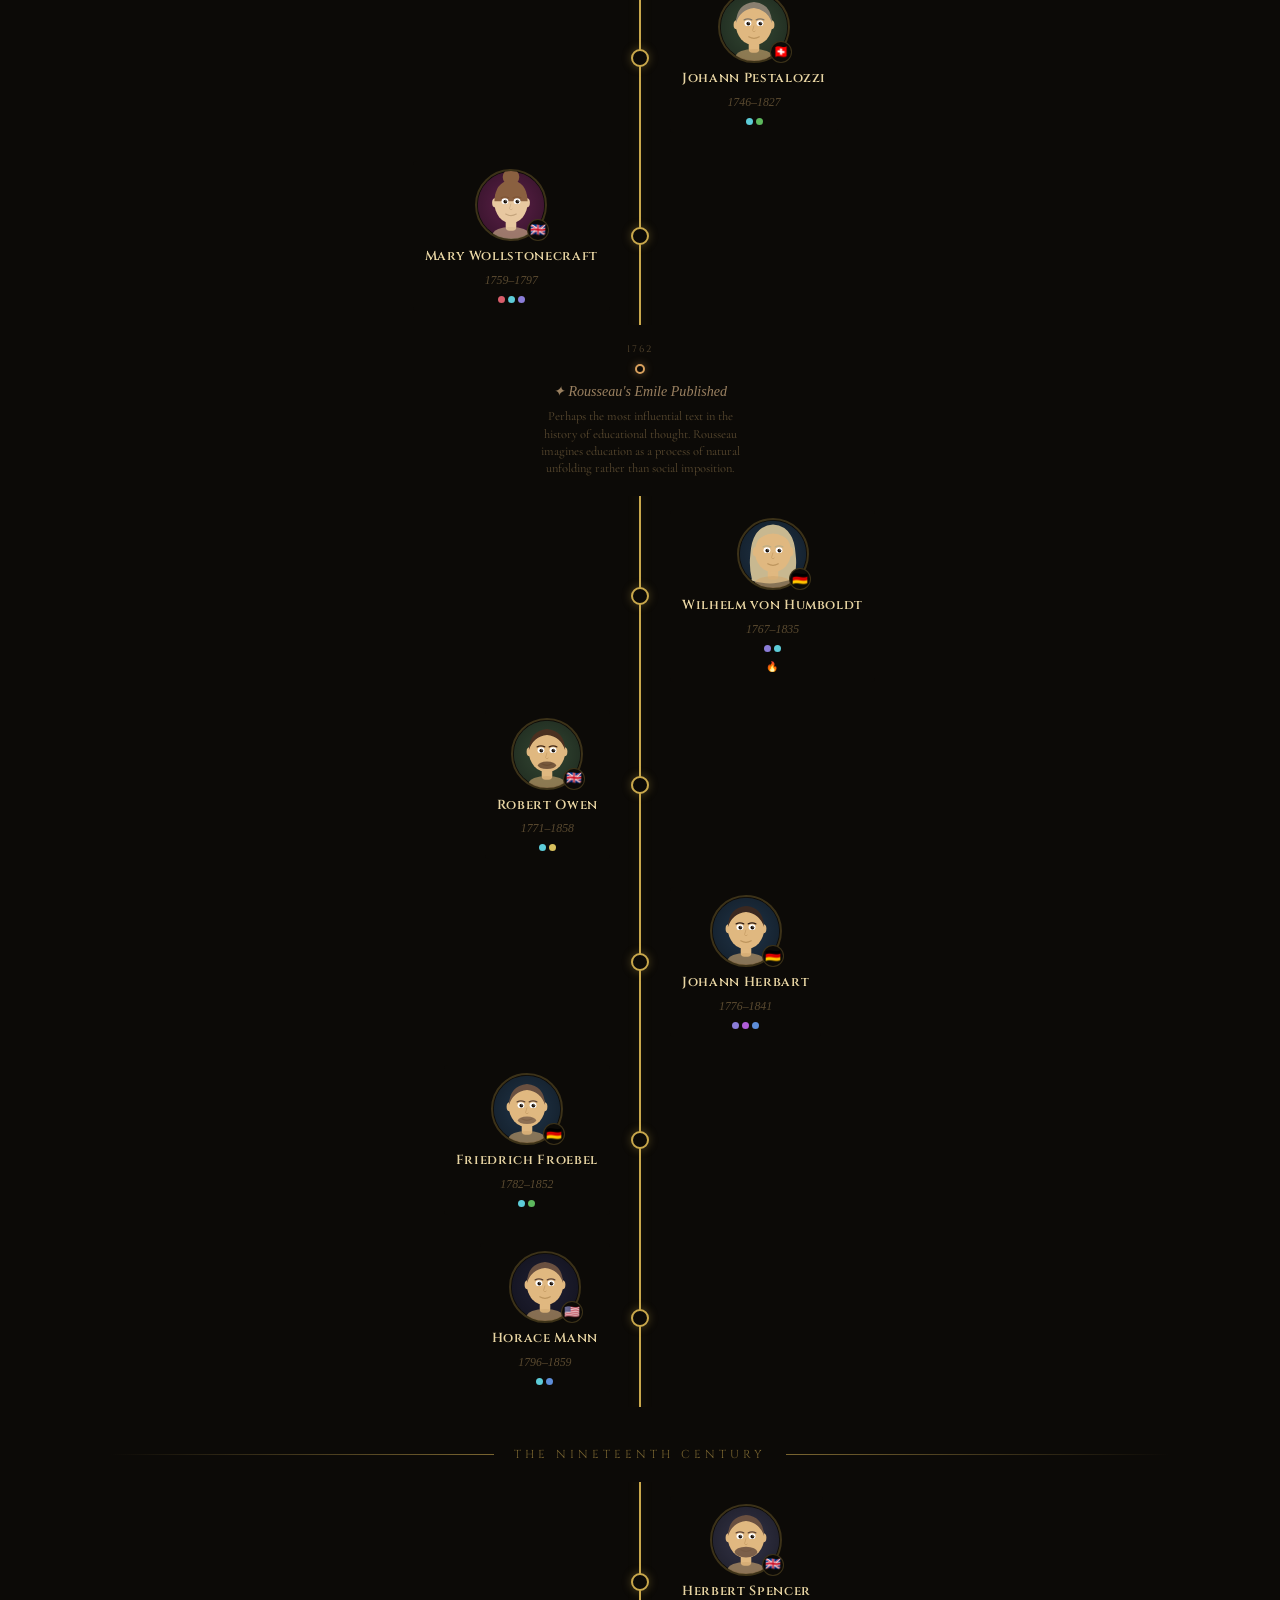
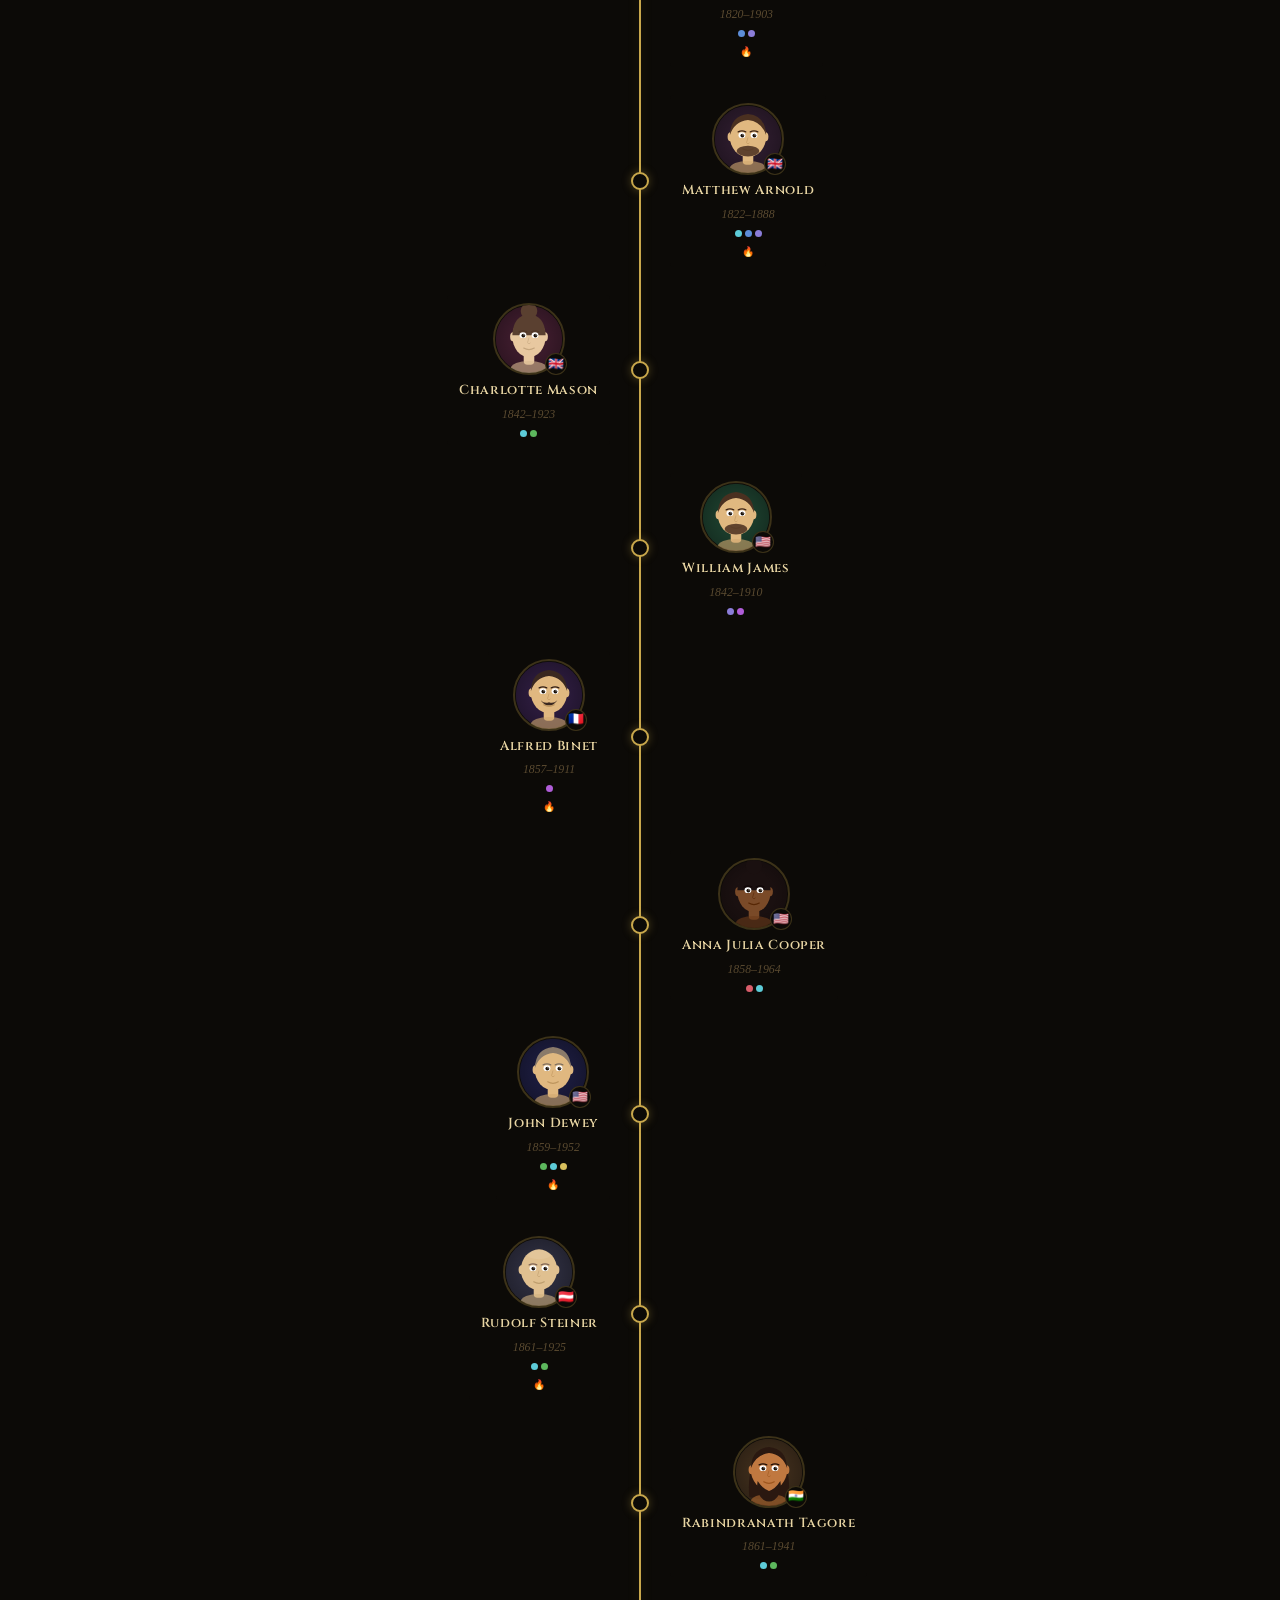
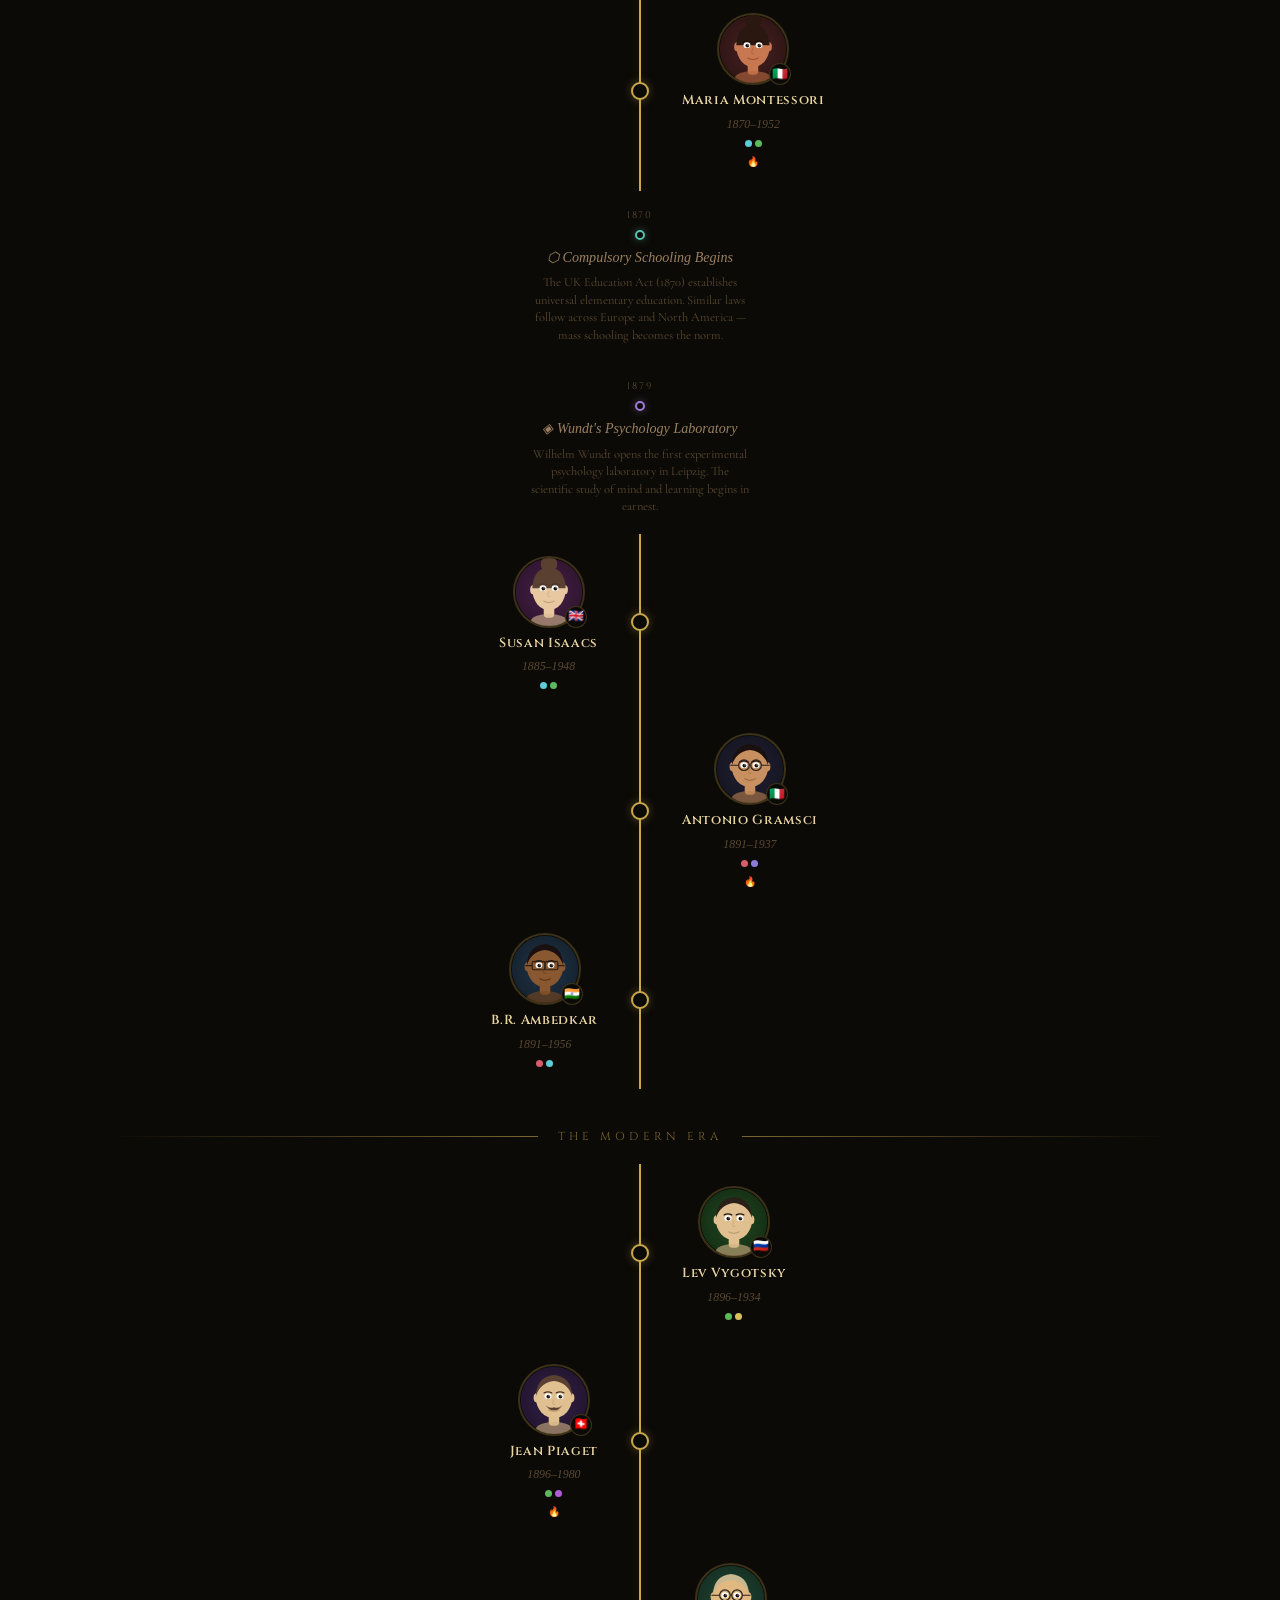
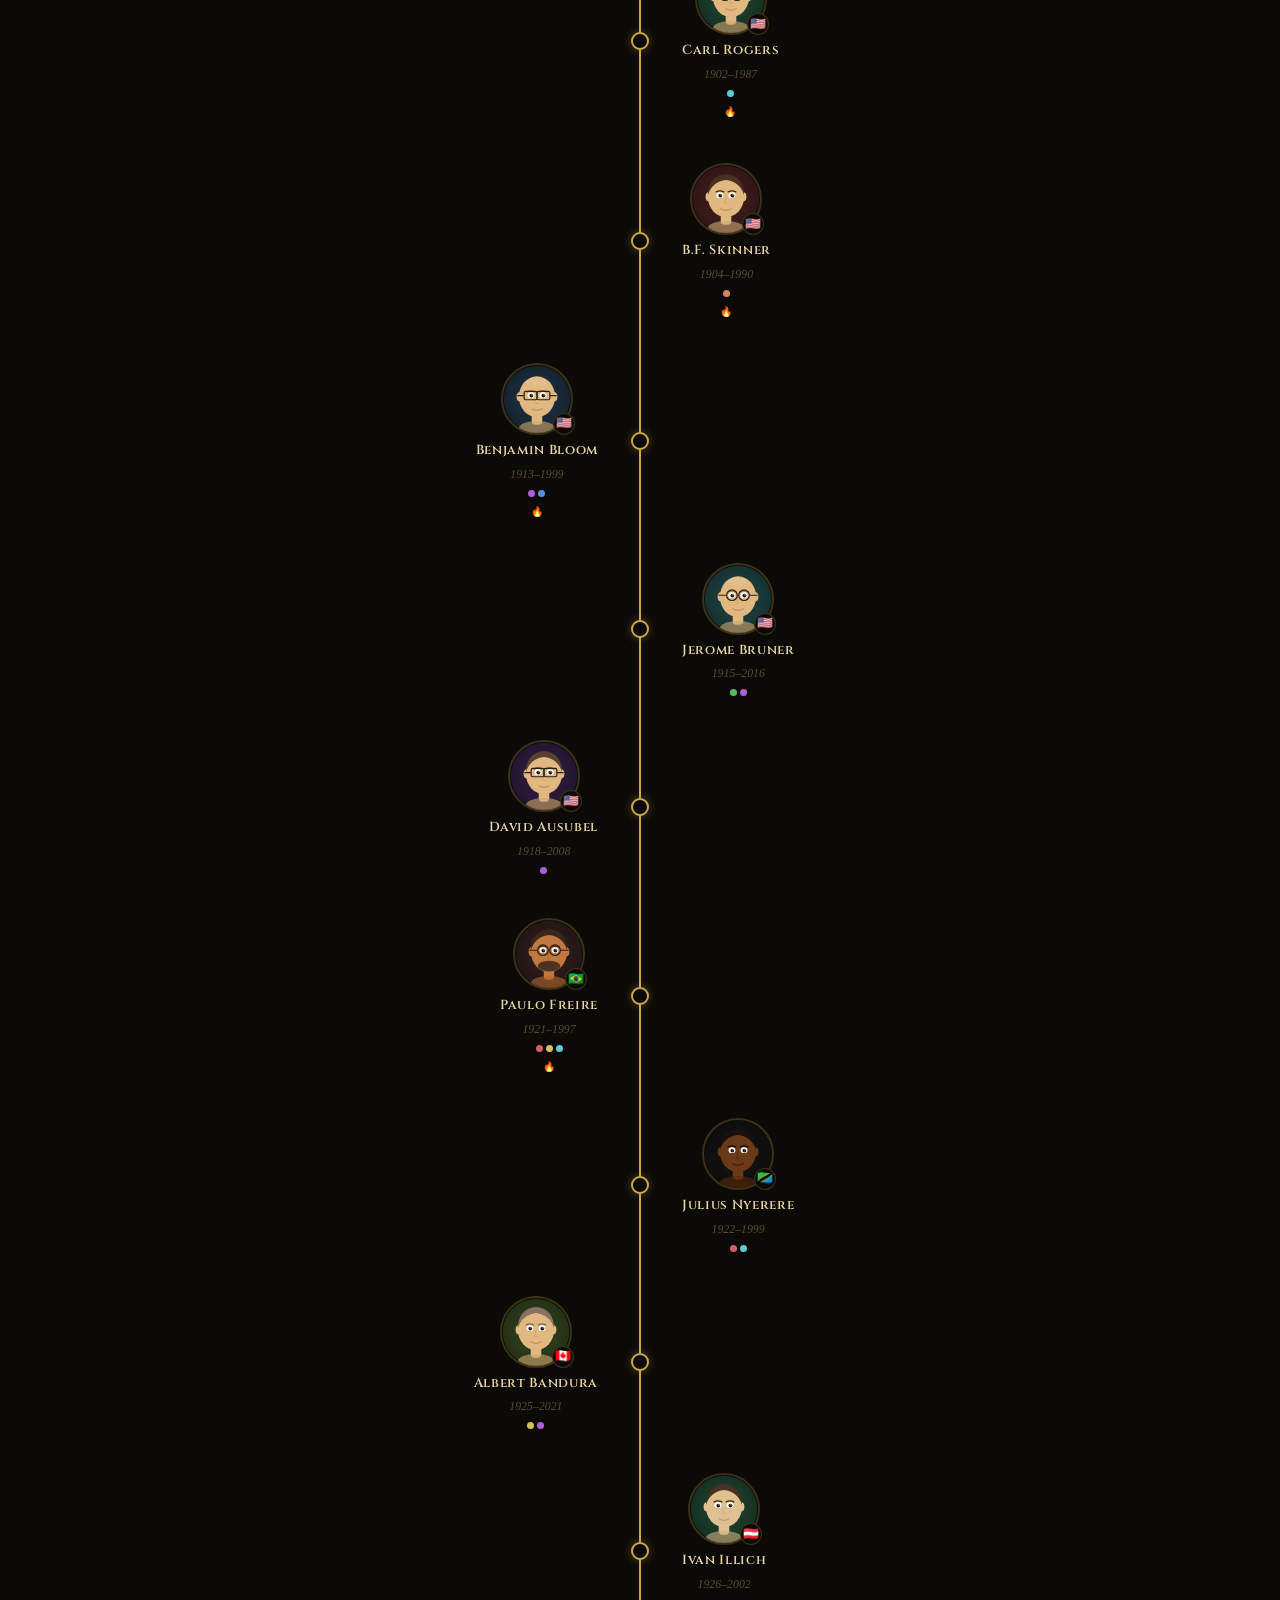
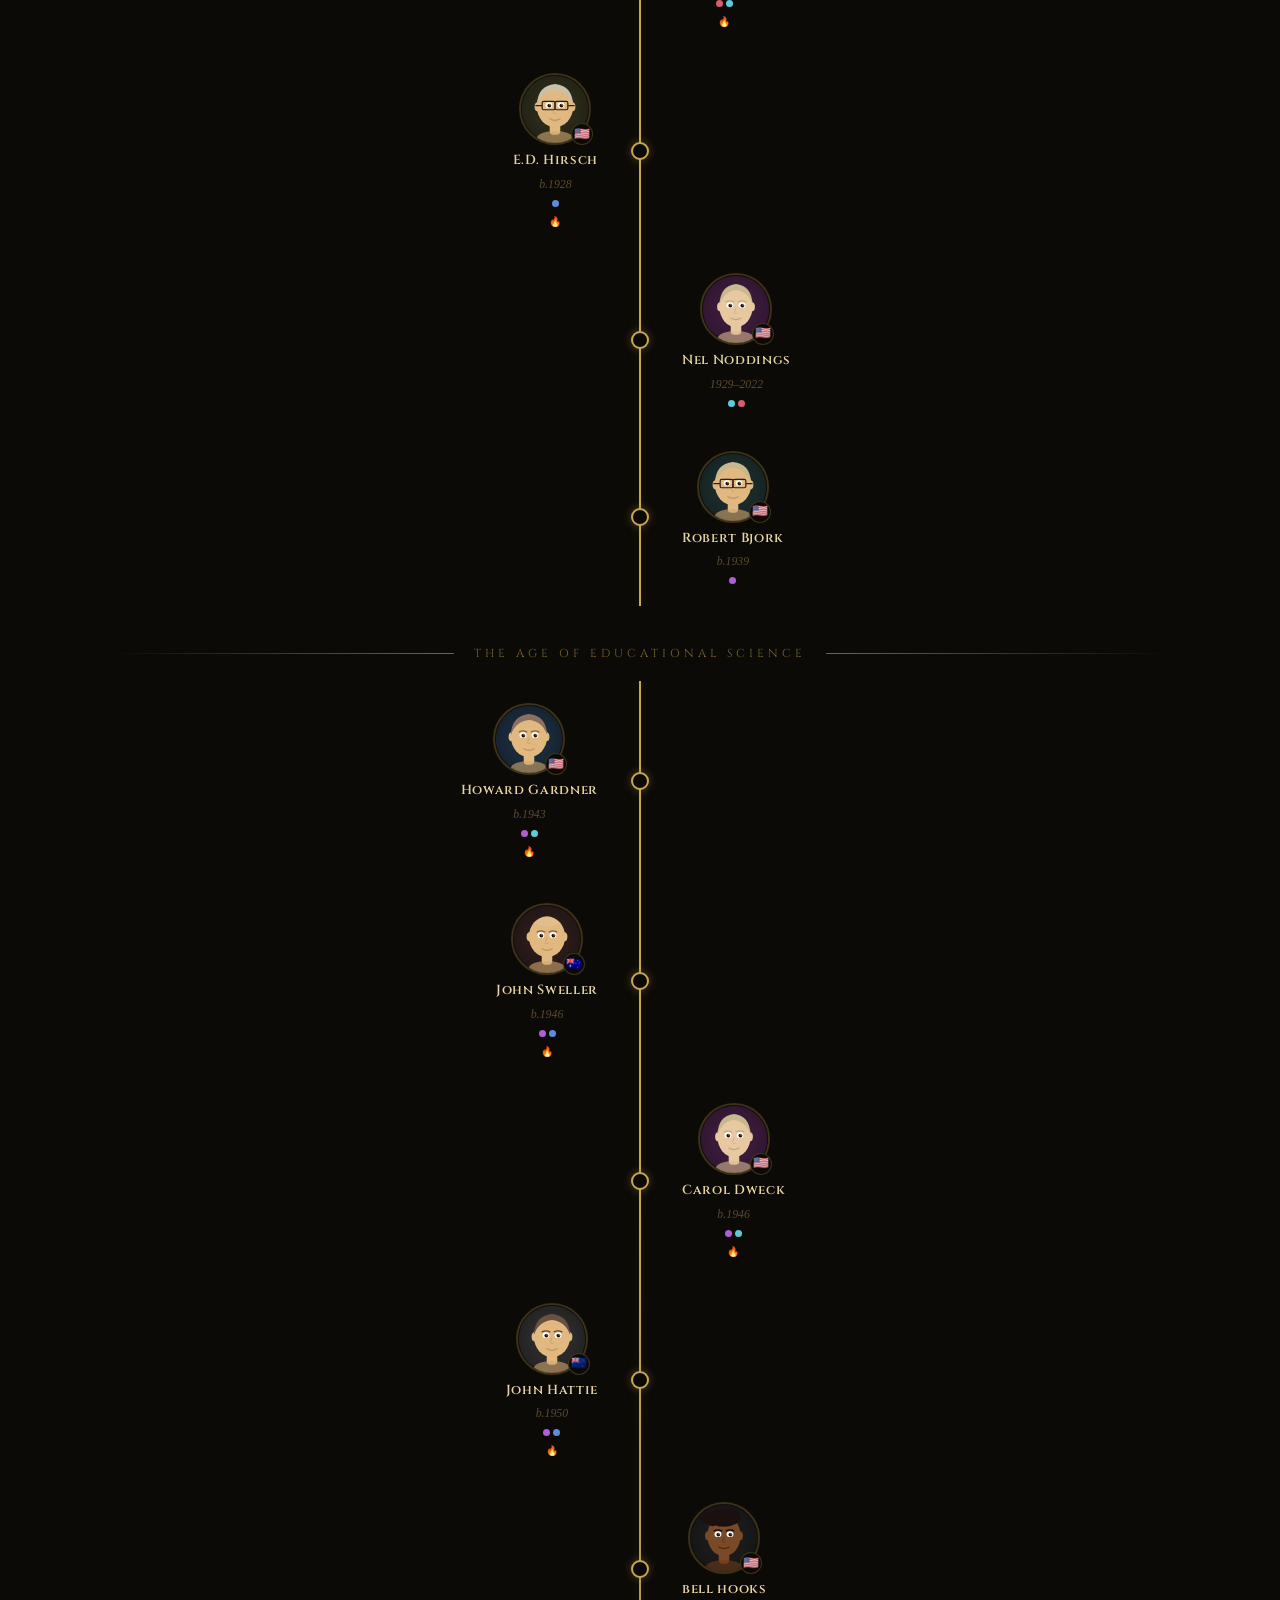
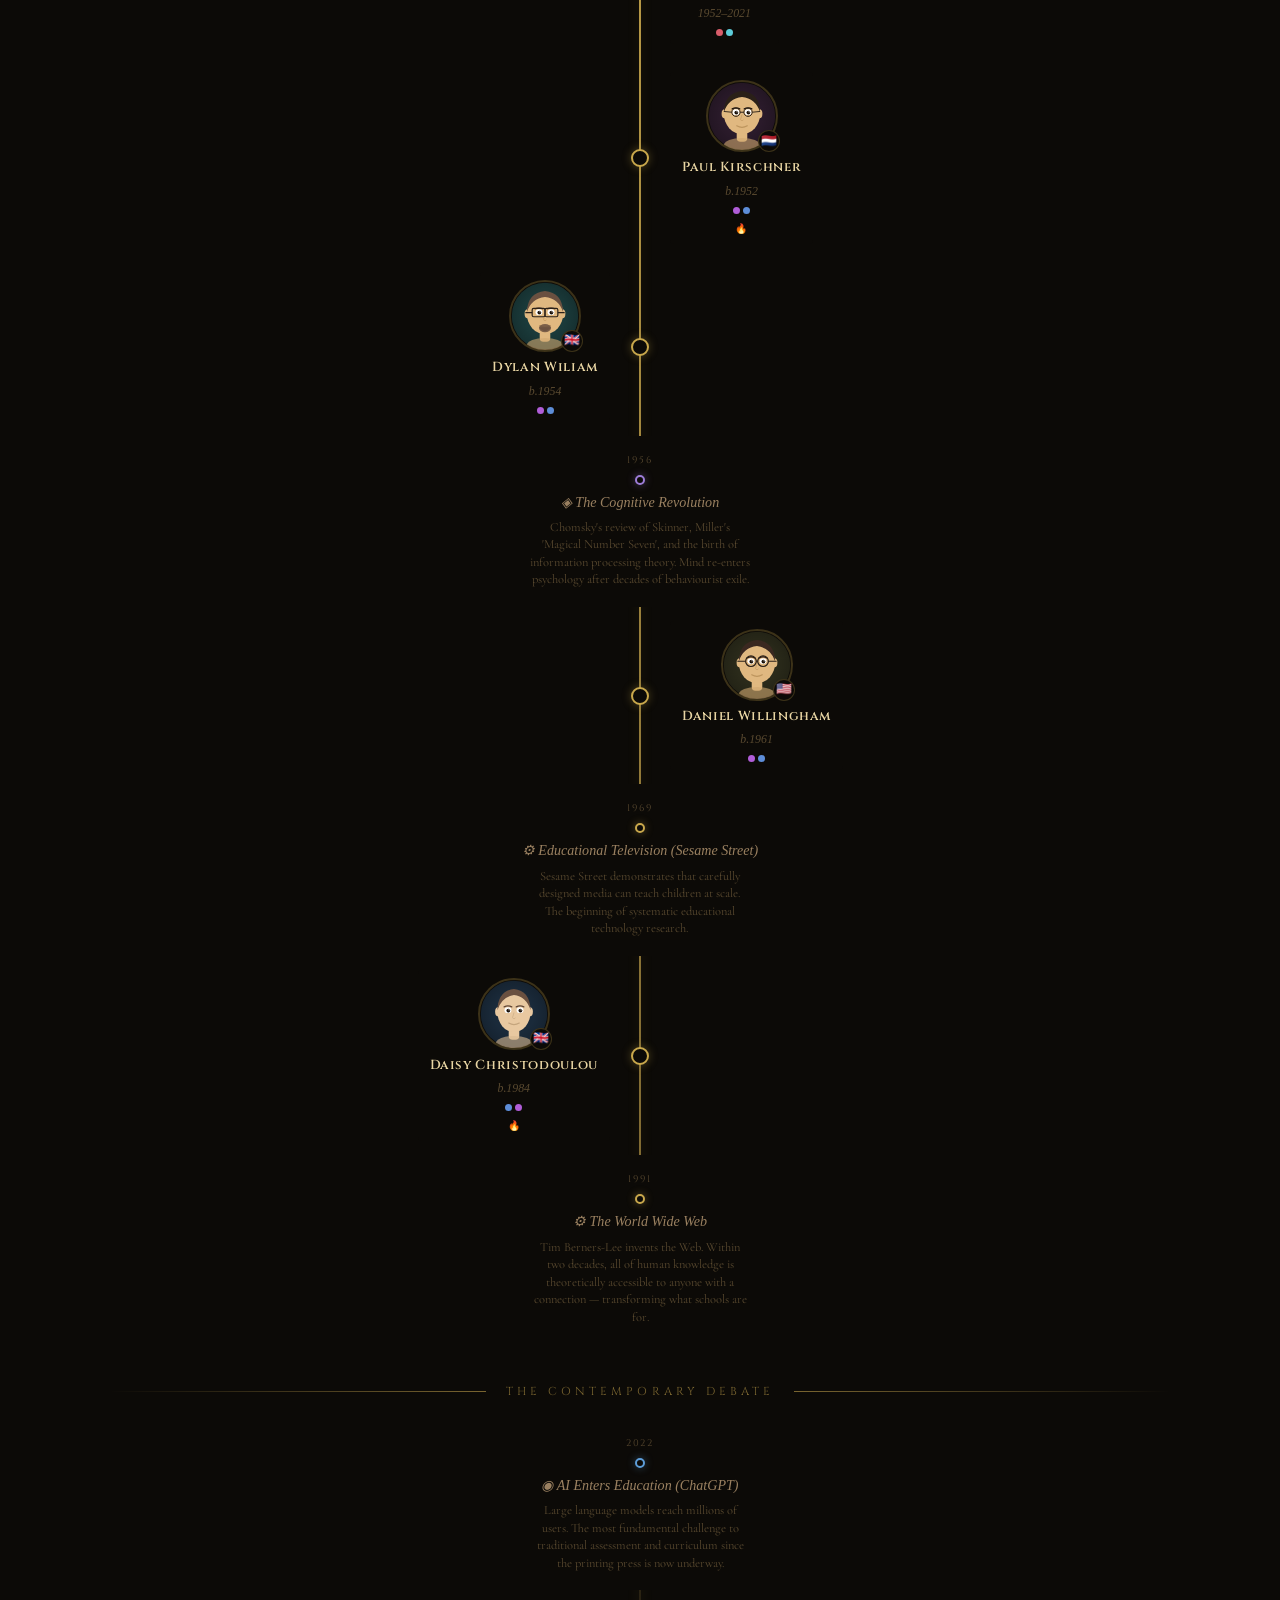
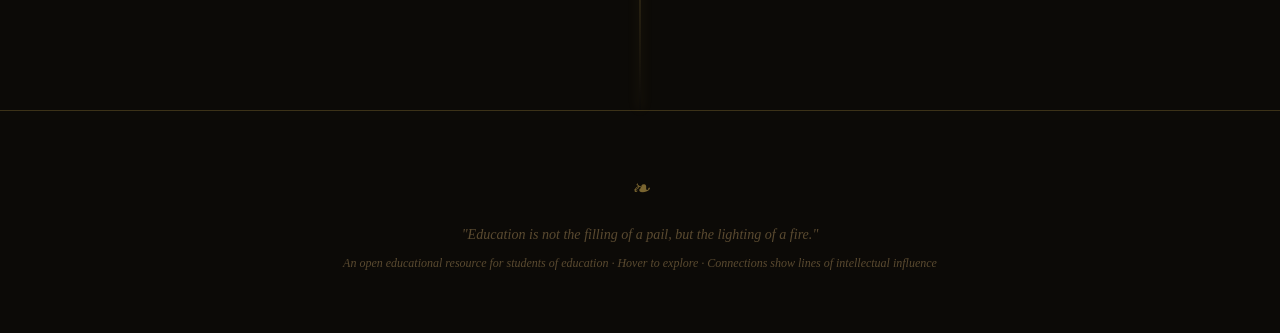
<file: magistri.html>
<!DOCTYPE html>
<html lang="en">
<head>
<meta charset="UTF-8">
<meta name="viewport" content="width=device-width, initial-scale=1.0">
<title>A History of Educational Thought</title>
<link rel="preconnect" href="https://fonts.googleapis.com">
<link rel="preconnect" href="https://fonts.gstatic.com" crossorigin>
<link href="https://fonts.googleapis.com/css2?family=Cinzel:wght@400;600;700&family=Cormorant+Garamond:ital,wght@0,300;0,400;0,600;1,400;1,600&family=IM+Fell+English:ital@0;1&display=swap" rel="stylesheet">
<style>
  :root {
    --bg: #0c0a07;
    --bg2: #141009;
    --gold: #c9a84c;
    --gold-light: #e8d5a3;
    --gold-dim: #7a6530;
    --text: #f0e6d3;
    --text-dim: #9a8060;
    --text-muted: #5a4a30;
    --line-color: #c9a84c;
    --card-bg: rgb(18, 14, 6);
    --card-border: rgba(201, 168, 76, 0.25);
    --marker-teal: #5bbfad;
    --marker-purple: #9d7dd8;
    --node-size: 14px;
    --ph: #8b7dd8;
    --co: #5db85d;
    --be: #d8845d;
    --cr: #d85d6a;
    --hu: #5dccd8;
    --di: #5d8dd8;
    --cog: #b05dd8;
    --sl: #d8c05d;
  }

  * { margin: 0; padding: 0; box-sizing: border-box; }

  body {
    background: var(--bg);
    color: var(--text);
    font-family: 'Cormorant Garamond', serif;
    min-height: 100vh;
    overflow-x: hidden;
  }

  /* ─── NOISE OVERLAY ─── */
  body::before {
    content: '';
    position: fixed;
    inset: 0;
    background-image: url("data:image/svg+xml,%3Csvg viewBox='0 0 256 256' xmlns='http://www.w3.org/2000/svg'%3E%3Cfilter id='noise'%3E%3CfeTurbulence type='fractalNoise' baseFrequency='0.9' numOctaves='4' stitchTiles='stitch'/%3E%3C/filter%3E%3Crect width='100%25' height='100%25' filter='url(%23noise)' opacity='0.04'/%3E%3C/svg%3E");
    pointer-events: none;
    z-index: 1000;
    opacity: 0.4;
  }

  /* ─── HEADER ─── */
  header {
    text-align: center;
    padding: 70px 40px 50px;
    position: relative;
    border-bottom: 1px solid var(--card-border);
    background: linear-gradient(to bottom, rgba(20,16,9,1) 0%, rgba(12,10,7,0) 100%);
  }

  header::before {
    content: '✦ MAGISTRI ✦';
    display: block;
    font-family: 'Cinzel', serif;
    font-size: 0.7rem;
    letter-spacing: 0.5em;
    color: var(--gold-dim);
    margin-bottom: 20px;
  }

  h1 {
    font-family: 'Cinzel', serif;
    font-size: clamp(2rem, 5vw, 3.8rem);
    font-weight: 700;
    color: var(--gold-light);
    line-height: 1.1;
    letter-spacing: 0.05em;
    text-shadow: 0 0 60px rgba(201,168,76,0.3);
    margin-bottom: 16px;
  }

  header p.subtitle {
    font-family: 'IM Fell English', serif;
    font-style: italic;
    font-size: 1.15rem;
    color: var(--text-dim);
    max-width: 600px;
    margin: 0 auto 30px;
    line-height: 1.6;
  }

  /* ─── CONTROLS ─── */
  .controls {
    position: sticky;
    top: 0;
    z-index: 200;
    background: rgba(12,10,7,0.95);
    backdrop-filter: blur(12px);
    border-bottom: 1px solid var(--card-border);
    padding: 14px 30px;
    display: flex;
    flex-wrap: wrap;
    gap: 10px;
    align-items: center;
    justify-content: center;
  }

  .controls-label {
    font-family: 'Cinzel', serif;
    font-size: 0.65rem;
    letter-spacing: 0.3em;
    color: var(--text-muted);
    margin-right: 6px;
  }

  .theme-pill {
    display: inline-flex;
    align-items: center;
    gap: 6px;
    padding: 5px 14px;
    border-radius: 20px;
    font-family: 'Cinzel', serif;
    font-size: 0.62rem;
    letter-spacing: 0.12em;
    cursor: pointer;
    border: 1px solid;
    transition: all 0.25s;
    user-select: none;
    opacity: 0.7;
  }

  .theme-pill.active { opacity: 1; }
  .theme-pill:hover { opacity: 1; transform: translateY(-1px); }

  .theme-pill[data-theme="philosophical"] { border-color: var(--ph); color: var(--ph); }
  .theme-pill[data-theme="philosophical"].active { background: rgba(139,125,216,0.15); }
  .theme-pill[data-theme="constructivist"] { border-color: var(--co); color: var(--co); }
  .theme-pill[data-theme="constructivist"].active { background: rgba(93,184,93,0.15); }
  .theme-pill[data-theme="behaviourist"] { border-color: var(--be); color: var(--be); }
  .theme-pill[data-theme="behaviourist"].active { background: rgba(216,132,93,0.15); }
  .theme-pill[data-theme="critical"] { border-color: var(--cr); color: var(--cr); }
  .theme-pill[data-theme="critical"].active { background: rgba(216,93,106,0.15); }
  .theme-pill[data-theme="humanist"] { border-color: var(--hu); color: var(--hu); }
  .theme-pill[data-theme="humanist"].active { background: rgba(93,204,216,0.15); }
  .theme-pill[data-theme="direct-instruction"] { border-color: var(--di); color: var(--di); }
  .theme-pill[data-theme="direct-instruction"].active { background: rgba(93,141,216,0.15); }
  .theme-pill[data-theme="cognitivist"] { border-color: var(--cog); color: var(--cog); }
  .theme-pill[data-theme="cognitivist"].active { background: rgba(176,93,216,0.15); }
  .theme-pill[data-theme="social-learning"] { border-color: var(--sl); color: var(--sl); }
  .theme-pill[data-theme="social-learning"].active { background: rgba(216,192,93,0.15); }

  .divider-pill {
    width: 1px;
    height: 20px;
    background: var(--card-border);
    margin: 0 4px;
  }

  .ctrl-btn {
    display: inline-flex;
    align-items: center;
    gap: 6px;
    padding: 5px 14px;
    border-radius: 20px;
    font-family: 'Cinzel', serif;
    font-size: 0.62rem;
    letter-spacing: 0.12em;
    cursor: pointer;
    border: 1px solid var(--gold-dim);
    color: var(--gold);
    background: transparent;
    transition: all 0.25s;
    opacity: 0.7;
  }
  .ctrl-btn:hover, .ctrl-btn.active { opacity: 1; background: rgba(201,168,76,0.1); }

  .conn-legend {
    display: none;
    align-items: center;
    gap: 14px;
    padding: 5px 14px;
    border-radius: 20px;
    border: 1px solid var(--card-border);
    background: rgba(12,10,7,0.6);
  }
  .conn-legend.visible { display: flex; }

  .conn-legend-item {
    display: flex;
    align-items: center;
    gap: 6px;
    font-family: 'Cinzel', serif;
    font-size: 0.6rem;
    letter-spacing: 0.12em;
    color: var(--text-dim);
    white-space: nowrap;
  }

  .conn-swatch {
    width: 22px;
    height: 2px;
    border-radius: 1px;
    display: inline-block;
    flex-shrink: 0;
    position: relative;
  }

  .conn-swatch::after {
    content: '';
    position: absolute;
    right: -1px;
    top: 50%;
    transform: translateY(-50%);
    width: 0;
    height: 0;
    border-left: 5px solid currentColor;
    border-top: 3px solid transparent;
    border-bottom: 3px solid transparent;
  }

  /* ─── TIMELINE WRAPPER ─── */
  .timeline-wrap {
    position: relative;
    max-width: 1100px;
    margin: 0 auto;
    padding: 60px 20px 120px;
  }

  /* ─── CENTER LINE ─── */
  .timeline-line {
    position: absolute;
    left: 50%;
    top: 0;
    bottom: 0;
    width: 2px;
    transform: translateX(-50%);
    z-index: 1;
    background: linear-gradient(to bottom,
      transparent 0%,
      var(--gold-dim) 3%,
      var(--gold) 15%,
      var(--gold) 85%,
      var(--gold-dim) 97%,
      transparent 100%
    );
    box-shadow: 0 0 12px rgba(201,168,76,0.2);
  }

  /* ─── CONNECTION SVG OVERLAY ─── */
  #connections-svg {
    position: absolute;
    left: 0; top: 0;
    width: 100%;
    height: 100%;
    pointer-events: none;
    z-index: 50;
    opacity: 0;
    transition: opacity 0.4s;
    overflow: hidden;
  }
  #connections-svg.visible { opacity: 1; }

  /* ─── ERA LABELS ─── */
  .era-label {
    position: relative;
    z-index: 10;
    text-align: center;
    padding: 40px 0 20px;
    display: flex;
    align-items: center;
    gap: 20px;
    background: var(--bg);
  }

  .era-label::before, .era-label::after {
    content: '';
    flex: 1;
    height: 1px;
    background: linear-gradient(to right, transparent, var(--gold-dim));
  }
  .era-label::after {
    background: linear-gradient(to left, transparent, var(--gold-dim));
  }

  .era-label span {
    font-family: 'Cinzel', serif;
    font-size: 0.72rem;
    letter-spacing: 0.35em;
    color: var(--gold-dim);
    white-space: nowrap;
    text-transform: uppercase;
  }

  /* ─── CONTEXT MARKERS ─── */
  .ctx-marker {
    position: relative;
    z-index: 10;
    display: flex;
    justify-content: center;
    align-items: flex-start;
    padding: 18px 0;
    background: var(--bg);
  }

  .ctx-inner {
    position: relative;
    display: flex;
    flex-direction: column;
    align-items: center;
    gap: 8px;
    max-width: 280px;
    cursor: default;
    background: var(--bg);
    padding: 0 16px;
    z-index: 2;
  }

  .ctx-dot {
    width: 10px;
    height: 10px;
    border-radius: 50%;
    border: 2px solid;
    background: var(--bg);
    position: relative;
    z-index: 2;
    flex-shrink: 0;
  }
  .ctx-dot.invention { border-color: var(--gold); box-shadow: 0 0 8px rgba(201,168,76,0.4); }
  .ctx-dot.institution { border-color: var(--marker-teal); box-shadow: 0 0 8px rgba(91,191,173,0.4); }
  .ctx-dot.publication { border-color: #d8a05d; box-shadow: 0 0 8px rgba(216,160,93,0.4); }
  .ctx-dot.period { border-color: var(--marker-purple); box-shadow: 0 0 8px rgba(157,125,216,0.4); }
  .ctx-dot.digital { border-color: #5d9dd8; box-shadow: 0 0 8px rgba(93,157,216,0.4); }

  .ctx-year {
    font-family: 'Cinzel', serif;
    font-size: 0.6rem;
    letter-spacing: 0.2em;
    color: var(--text-muted);
  }

  .ctx-label {
    font-family: 'IM Fell English', serif;
    font-style: italic;
    font-size: 0.88rem;
    color: var(--text-dim);
    text-align: center;
    line-height: 1.3;
  }

  .ctx-desc {
    font-size: 0.78rem;
    color: var(--text-muted);
    text-align: center;
    line-height: 1.4;
    max-width: 220px;
  }

  /* ─── THINKER ENTRY ─── */
  .thinker-entry {
    position: relative;
    z-index: 10;
    display: flex;
    align-items: flex-start;
    transition: opacity 0.35s, padding 0.4s ease;
    padding: 14px 0;
    overflow: visible;
  }

  .thinker-entry.dimmed {
    opacity: 0;
    padding: 0;
    pointer-events: none;
  }
  .thinker-entry.highlighted { opacity: 1; }
  .thinker-entry.card-open { z-index: 300; }

  /* Inner wrapper that collapses height without clipping the detail card */
  .thinker-shrink {
    max-height: 300px;
    overflow: hidden;
    transition: max-height 0.4s ease;
    display: flex;
  }
  .thinker-entry.dimmed .thinker-shrink {
    max-height: 0;
  }

  /* Left: card on left side */
  .thinker-entry.left {
    flex-direction: row;
    justify-content: flex-end;
    padding-right: calc(50% + 30px);
  }

  /* Right: card on right side */
  .thinker-entry.right {
    flex-direction: row;
    padding-left: calc(50% + 30px);
  }

  /* ─── THINKER NODE (the dot on the line) ─── */
  .thinker-entry::before {
    content: '';
    position: absolute;
    left: 50%;
    top: 50%;
    transform: translate(-50%, -50%);
    width: var(--node-size);
    height: var(--node-size);
    border-radius: 50%;
    border: 2px solid var(--gold);
    background: var(--bg);
    box-shadow: 0 0 10px rgba(201,168,76,0.35);
    z-index: 3;
    transition: box-shadow 0.25s;
  }

  .thinker-entry:hover::before {
    box-shadow: 0 0 20px rgba(201,168,76,0.7);
  }

  /* ─── VISIBLE THINKER CARD ─── */
  .thinker-card {
    display: flex;
    flex-direction: column;
    align-items: center;
    gap: 8px;
    cursor: pointer;
    position: relative;
    background: var(--bg);
    padding: 8px 12px;
    border-radius: 4px;
  }

  .thinker-entry.left .thinker-card { align-items: center; }
  .thinker-entry.right .thinker-card { align-items: center; }

  .avatar-wrap {
    position: relative;
    width: 72px;
    height: 72px;
    flex-shrink: 0;
  }

  .caricature-wrap {
    width: 72px;
    height: 72px;
    border-radius: 50%;
    overflow: hidden;
    border: 2px solid var(--card-border);
    transition: border-color 0.25s, box-shadow 0.25s, transform 0.25s;
    flex-shrink: 0;
    position: relative;
  }

  .flag-badge {
    position: absolute;
    bottom: 0;
    right: -2px;
    font-size: 0.8rem;
    line-height: 1;
    background: var(--bg);
    border-radius: 50%;
    width: 22px;
    height: 22px;
    display: flex;
    align-items: center;
    justify-content: center;
    pointer-events: none;
    border: 1px solid var(--card-border);
    z-index: 2;
  }

  .thinker-card.active .caricature-wrap,
  .thinker-card:hover .caricature-wrap {
    transform: scale(1.05);
  }

  .caricature-wrap svg {
    width: 100%;
    height: 100%;
    display: block;
  }

  .thinker-name {
    font-family: 'Cinzel', serif;
    font-size: 0.82rem;
    font-weight: 600;
    color: var(--gold-light);
    text-align: center;
    letter-spacing: 0.05em;
    line-height: 1.2;
  }

  .thinker-dates {
    font-family: 'IM Fell English', serif;
    font-style: italic;
    font-size: 0.74rem;
    color: var(--text-muted);
  }

  .thinker-themes {
    display: flex;
    flex-wrap: wrap;
    gap: 3px;
    justify-content: center;
  }

  .theme-dot {
    width: 7px;
    height: 7px;
    border-radius: 50%;
    flex-shrink: 0;
  }

  .debate-badge {
    font-size: 0.62rem;
    color: #e8a040;
    font-family: 'Cinzel', serif;
    letter-spacing: 0.05em;
  }

  /* ─── HOVER DETAIL CARD ─── */
  .detail-card {
    position: absolute;
    top: 0;
    width: 340px;
    background: #120e06;
    border: 1px solid var(--card-border);
    border-radius: 4px;
    padding: 22px;
    z-index: 500;
    pointer-events: none;
    opacity: 0;
    transition: opacity 0.28s, transform 0.28s;
    box-shadow: 0 8px 40px rgba(0,0,0,0.9), 0 0 0 1px #120e06;
    isolation: isolate;
  }

  /* Left thinkers: card floats outward to the left, clear of the avatar */
  .thinker-entry.left .detail-card {
    right: calc(50% + 160px);
    left: auto;
    transform: translateX(8px);
  }

  /* Right thinkers: card floats outward to the right, clear of the avatar */
  .thinker-entry.right .detail-card {
    left: calc(50% + 160px);
    right: auto;
    transform: translateX(-8px);
  }

  .thinker-entry.card-open .detail-card {
    opacity: 1;
    transform: translateX(0);
  }

  .thinker-entry.card-open .caricature-wrap {
    border-color: var(--gold);
    box-shadow: 0 0 20px rgba(201,168,76,0.35);
  }

  .detail-card::before {
    content: '';
    position: absolute;
    top: 0; left: 0; right: 0;
    height: 2px;
    background: linear-gradient(to right, transparent, var(--gold), transparent);
  }

  .detail-name {
    font-family: 'Cinzel', serif;
    font-size: 1.05rem;
    font-weight: 700;
    color: var(--gold-light);
    margin-bottom: 2px;
  }

  .detail-meta {
    font-family: 'IM Fell English', serif;
    font-style: italic;
    font-size: 0.82rem;
    color: var(--text-muted);
    margin-bottom: 12px;
  }

  .detail-themes {
    display: flex;
    flex-wrap: wrap;
    gap: 5px;
    margin-bottom: 14px;
  }

  .detail-theme-badge {
    padding: 2px 9px;
    border-radius: 10px;
    font-family: 'Cinzel', serif;
    font-size: 0.58rem;
    letter-spacing: 0.08em;
    border: 1px solid;
  }

  .detail-section {
    margin-bottom: 12px;
  }

  .detail-section-label {
    font-family: 'Cinzel', serif;
    font-size: 0.6rem;
    letter-spacing: 0.25em;
    color: var(--gold-dim);
    text-transform: uppercase;
    margin-bottom: 5px;
    display: flex;
    align-items: center;
    gap: 8px;
  }

  .detail-section-label::after {
    content: '';
    flex: 1;
    height: 1px;
    background: var(--card-border);
  }

  .detail-text {
    font-size: 0.84rem;
    line-height: 1.6;
    color: var(--text);
    font-weight: 300;
  }

  .key-terms {
    display: flex;
    flex-wrap: wrap;
    gap: 5px;
    margin-top: 4px;
  }

  .key-term {
    padding: 2px 8px;
    background: rgba(201,168,76,0.08);
    border: 1px solid rgba(201,168,76,0.2);
    border-radius: 3px;
    font-size: 0.72rem;
    color: var(--gold);
    font-style: italic;
    font-family: 'Cormorant Garamond', serif;
  }

  .paired-with {
    display: flex;
    flex-wrap: wrap;
    gap: 5px;
    margin-top: 4px;
  }

  .paired-chip {
    padding: 2px 8px;
    background: rgba(91,191,173,0.08);
    border: 1px solid rgba(91,191,173,0.25);
    border-radius: 3px;
    font-size: 0.72rem;
    color: var(--marker-teal);
    font-family: 'Cormorant Garamond', serif;
  }

  .debate-flag {
    display: inline-flex;
    align-items: center;
    gap: 5px;
    padding: 3px 10px;
    background: rgba(232,160,64,0.1);
    border: 1px solid rgba(232,160,64,0.3);
    border-radius: 3px;
    font-family: 'Cinzel', serif;
    font-size: 0.6rem;
    letter-spacing: 0.1em;
    color: #e8a040;
    margin-top: 10px;
  }

  /* ─── FOOTER ─── */
  footer {
    text-align: center;
    padding: 60px 40px;
    border-top: 1px solid var(--card-border);
    font-family: 'IM Fell English', serif;
    font-style: italic;
    color: var(--text-muted);
    font-size: 0.88rem;
    line-height: 1.6;
  }

  footer .ornament {
    display: block;
    font-size: 1.4rem;
    margin-bottom: 16px;
    color: var(--gold-dim);
  }

  /* ─── RESPONSIVE ─── */
  @media (max-width: 760px) {
    .thinker-entry.left {
      flex-direction: row;
      padding-right: 0;
      padding-left: calc(50% + 20px);
    }
    .thinker-entry.left .detail-card,
    .thinker-entry.right .detail-card {
      position: fixed;
      top: 50%;
      left: 50%;
      transform: translate(-50%, -50%) !important;
      width: 88vw;
      max-height: 80vh;
      overflow-y: auto;
    }
    .thinker-entry.left .thinker-card { align-items: flex-start; }
  }

  /* ─── SCROLL ANIMATION ─── */
  .thinker-entry, .ctx-marker, .era-label {
    opacity: 0;
    transform: translateY(20px);
    transition: opacity 0.5s, transform 0.5s, padding 0.4s ease;
  }
  .thinker-entry.visible, .ctx-marker.visible, .era-label.visible {
    opacity: 1;
    transform: translateY(0);
  }
  .thinker-entry.dimmed { opacity: 0 !important; padding: 0 !important; pointer-events: none; }
</style>
</head>
<body>

<header>
  <h1>A History of<br>Educational Thought</h1>
  <p class="subtitle">From the examined life to the learning sciences — two and a half millennia of ideas about how we learn, teach, and come to know.</p>
</header>

<div class="controls" id="controls">
  <span class="controls-label">Filter by theme</span>
  <button class="theme-pill active" data-theme="philosophical">⬡ Philosophical</button>
  <button class="theme-pill active" data-theme="humanist">⬡ Humanist</button>
  <button class="theme-pill active" data-theme="constructivist">⬡ Constructivist</button>
  <button class="theme-pill active" data-theme="behaviourist">⬡ Behaviourist</button>
  <button class="theme-pill active" data-theme="cognitivist">⬡ Cognitivist</button>
  <button class="theme-pill active" data-theme="critical">⬡ Critical</button>
  <button class="theme-pill active" data-theme="direct-instruction">⬡ Direct Instruction</button>
  <button class="theme-pill active" data-theme="social-learning">⬡ Social Learning</button>
  <div class="divider-pill"></div>
  <button class="ctrl-btn" id="toggle-connections">⤡ Show Connections</button>
  <div class="conn-legend" id="conn-legend">
    <span class="conn-legend-item"><span class="conn-swatch" style="background:#c9a84c"></span>Taught</span>
    <span class="conn-legend-item"><span class="conn-swatch" style="background:#5bbfad"></span>Influenced</span>
    <span class="conn-legend-item"><span class="conn-swatch" style="background:#d85d6a"></span>Critiqued</span>
  </div>
  <button class="ctrl-btn" id="reset-filters">↺ Reset</button>
</div>

<div class="timeline-wrap" id="timeline-wrap">
  <div class="timeline-line"></div>
  <svg id="connections-svg"></svg>
  <div id="timeline-content"></div>
</div>

<footer>
  <span class="ornament">❧</span>
  <em>"Education is not the filling of a pail, but the lighting of a fire."</em><br>
  <span style="font-size:0.75rem;color:var(--text-muted);margin-top:8px;display:block;">An open educational resource for students of education · Hover to explore · Connections show lines of intellectual influence</span>
</footer>

<script>
// ═══════════════════════════════════════════════════════
// FACE GENERATOR
// ═══════════════════════════════════════════════════════
function hex(h, a=0) {
  const r = Math.max(0, Math.min(255, parseInt(h.slice(1,3),16)+a));
  const g = Math.max(0, Math.min(255, parseInt(h.slice(3,5),16)+a));
  const b = Math.max(0, Math.min(255, parseInt(h.slice(5,7),16)+a));
  return `rgb(${r},${g},${b})`;
}

function makeFace({bg, skin, hair, hairType='short', beard=null, glasses=false, female=false, extra=''}) {
  const s = [];
  const HW = female ? 22 : 24;
  const shadow = hex(skin, -35);
  const noseTip = hex(skin, -20);

  // BG circle
  s.push(`<circle cx="45" cy="45" r="44" fill="${bg}"/>`);
  s.push(`<circle cx="45" cy="45" r="44" fill="url(#vign_${bg.slice(1)})" opacity="0.4"/>`);

  // Long hair behind head
  if (['long','wavy','wig'].includes(hairType)) {
    if (hairType === 'wig') {
      s.push(`<path d="M${45-HW-6},46 Q${45-HW-4},8 45,6 Q${45+HW+4},8 ${45+HW+6},46 Q${45+HW+8},62 ${45+HW+4},78 Q${45+4},84 ${45-4},84 Q${45-HW-8},82 ${45-HW-4},78 Q${45-HW-8},62 ${45-HW-6},46" fill="${hair}"/>`);
    } else {
      s.push(`<path d="M${45-HW},42 Q${45-HW-4},60 ${45-HW-2},78 Q45,86 ${45+HW+2},78 Q${45+HW+4},60 ${45+HW},42" fill="${hair}"/>`);
    }
  }

  // Neck
  s.push(`<rect x="38" y="63" width="14" height="16" rx="5" fill="${skin}"/>`);
  // Shoulders
  s.push(`<ellipse cx="45" cy="84" rx="24" ry="10" fill="${hex(skin,-15)}" opacity="0.6"/>`);

  // Head
  s.push(`<ellipse cx="45" cy="42" rx="${HW}" ry="27" fill="${skin}"/>`);
  // Ears
  s.push(`<ellipse cx="${45-HW+1}" cy="42" rx="4" ry="6" fill="${skin}"/>`);
  s.push(`<ellipse cx="${45+HW-1}" cy="42" rx="4" ry="6" fill="${skin}"/>`);

  // Top hair
  const topH = hairType === 'bald' ? '' : (() => {
    switch(hairType) {
      case 'short': return `<path d="M${45-HW},40 Q${45-HW+1},14 45,12 Q${45+HW-1},14 ${45+HW},40 Q${45+HW-6},22 45,20 Q${45-HW+6},22 ${45-HW},40" fill="${hair}"/>`;
      case 'long': case 'wavy': return `<path d="M${45-HW},40 Q${45-HW+1},14 45,12 Q${45+HW-1},14 ${45+HW},40 Q${45+HW-6},22 45,20 Q${45-HW+6},22 ${45-HW},40" fill="${hair}"/>`;
      case 'curly': return `<ellipse cx="45" cy="18" rx="22" ry="12" fill="${hair}"/>` +
        [0,1,2,3,4].map(i=>`<circle cx="${21+i*9}" cy="${18+Math.sin(i)*4}" r="8" fill="${hair}"/>`).join('');
      case 'bun': return `<path d="M${45-HW},40 Q${45-HW+1},14 45,12 Q${45+HW-1},14 ${45+HW},40" fill="${hair}"/><circle cx="45" cy="8" r="11" fill="${hair}"/>`;
      case 'topknot': return `<path d="M${45-HW},40 Q${45-HW+1},14 45,12 Q${45+HW-1},14 ${45+HW},40" fill="${hair}"/><rect x="41" y="0" width="8" height="18" rx="4" fill="${hair}"/><circle cx="45" cy="5" r="7" fill="${hair}"/>`;
      case 'wig': return `<path d="M${45-HW-4},44 Q${45-HW-2},10 45,7 Q${45+HW+2},10 ${45+HW+4},44 Q${45+HW},20 45,18 Q${45-HW},20 ${45-HW-4},44" fill="${hair}"/>`;
      default: return '';
    }
  })();
  if (topH) s.push(topH);

  // Bald shine
  if (hairType === 'bald') s.push(`<ellipse cx="45" cy="22" rx="16" ry="6" fill="white" opacity="0.08"/>`);

  // Eyebrows
  const brow = hex(hair, -10);
  s.push(`<path d="M32,35.5 Q37,33 42,35.5" stroke="${brow}" stroke-width="1.8" fill="none" stroke-linecap="round"/>`);
  s.push(`<path d="M48,35.5 Q53,33 58,35.5" stroke="${brow}" stroke-width="1.8" fill="none" stroke-linecap="round"/>`);

  // Eyes
  s.push(`<ellipse cx="37" cy="40" rx="4.5" ry="3.8" fill="white"/>`);
  s.push(`<ellipse cx="53" cy="40" rx="4.5" ry="3.8" fill="white"/>`);
  s.push(`<circle cx="37.5" cy="40.5" r="2.5" fill="#1a1008"/>`);
  s.push(`<circle cx="53.5" cy="40.5" r="2.5" fill="#1a1008"/>`);
  s.push(`<circle cx="38.4" cy="39.5" r="0.9" fill="white" opacity="0.85"/>`);
  s.push(`<circle cx="54.4" cy="39.5" r="0.9" fill="white" opacity="0.85"/>`);

  // Nose
  s.push(`<path d="M45,43 L43,50 Q45,53 47,50" stroke="${noseTip}" stroke-width="1.3" fill="none"/>`);

  // Mouth
  const mouthY = female ? 57 : 58;
  s.push(`<path d="M38,${mouthY} Q45,${mouthY+4} 52,${mouthY}" stroke="${shadow}" stroke-width="1.6" fill="none" stroke-linecap="round"/>`);

  // Facial hair
  if (beard === 'full') {
    s.push(`<path d="M${45-HW+2},54 Q${45-HW+1},70 35,80 Q45,87 55,80 Q${45+HW-1},70 ${45+HW-2},54 Q53,66 45,68 Q37,66 ${45-HW+2},54" fill="${hair}"/>`);
  } else if (beard === 'long') {
    s.push(`<path d="M30,57 Q27,74 38,82 Q45,86 52,82 Q63,74 60,57 Q53,68 45,70 Q37,68 30,57" fill="${hair}"/>`);
  } else if (beard === 'short') {
    s.push(`<ellipse cx="45" cy="61" rx="15" ry="7" fill="${hair}" opacity="0.85"/>`);
  } else if (beard === 'goatee') {
    s.push(`<ellipse cx="45" cy="61" rx="8" ry="5.5" fill="${hair}" opacity="0.85"/>`);
    s.push(`<path d="M37,60 Q45,70 53,60" fill="${hair}" opacity="0.85"/>`);
  } else if (beard === 'moustache') {
    s.push(`<path d="M34,52 Q39,57 45,54.5 Q51,57 56,52 Q51,59.5 45,58.5 Q39,59.5 34,52" fill="${hair}"/>`);
  } else if (beard === 'trim') {
    s.push(`<ellipse cx="45" cy="60" rx="12" ry="5" fill="${hair}" opacity="0.7"/>`);
  }

  // Glasses
  if (glasses === 'round') {
    s.push(`<circle cx="37" cy="40" r="7" fill="none" stroke="#2a2018" stroke-width="1.6"/>`);
    s.push(`<circle cx="53" cy="40" r="7" fill="none" stroke="#2a2018" stroke-width="1.6"/>`);
    s.push(`<line x1="44" y1="40" x2="46" y2="40" stroke="#2a2018" stroke-width="1.6"/>`);
    s.push(`<line x1="19" y1="40" x2="30" y2="40" stroke="#2a2018" stroke-width="1.4"/>`);
    s.push(`<line x1="60" y1="40" x2="71" y2="40" stroke="#2a2018" stroke-width="1.4"/>`);
  } else if (glasses === 'rect') {
    s.push(`<rect x="28" y="35" width="17" height="11" rx="2" fill="none" stroke="#2a2018" stroke-width="1.6"/>`);
    s.push(`<rect x="45" y="35" width="17" height="11" rx="2" fill="none" stroke="#2a2018" stroke-width="1.6"/>`);
    s.push(`<line x1="19" y1="40.5" x2="28" y2="40.5" stroke="#2a2018" stroke-width="1.4"/>`);
    s.push(`<line x1="62" y1="40.5" x2="71" y2="40.5" stroke="#2a2018" stroke-width="1.4"/>`);
  } else if (glasses === 'small') {
    s.push(`<circle cx="37" cy="40" r="5.5" fill="none" stroke="#2a2018" stroke-width="1.3"/>`);
    s.push(`<circle cx="53" cy="40" r="5.5" fill="none" stroke="#2a2018" stroke-width="1.3"/>`);
    s.push(`<line x1="42.5" y1="40" x2="47.5" y2="40" stroke="#2a2018" stroke-width="1.3"/>`);
    s.push(`<line x1="21" y1="39" x2="31.5" y2="40" stroke="#2a2018" stroke-width="1.2"/>`);
    s.push(`<line x1="58.5" y1="40" x2="69" y2="39" stroke="#2a2018" stroke-width="1.2"/>`);
  }

  if (extra) s.push(extra);

  // Vignette gradient def (unique per bg)
  const vid = `vign_${bg.slice(1)}`;
  const defs = `<defs><radialGradient id="${vid}" cx="50%" cy="50%" r="50%"><stop offset="60%" stop-color="transparent"/><stop offset="100%" stop-color="rgba(0,0,0,0.4)"/></radialGradient></defs>`;

  return `<svg xmlns="http://www.w3.org/2000/svg" viewBox="0 0 90 90">${defs}${s.join('')}</svg>`;
}

// ═══════════════════════════════════════════════════════
// FLAG LOOKUP
// ═══════════════════════════════════════════════════════
const FLAGS = {
  'confucius':      '🇨🇳',
  'socrates':       '🇬🇷',
  'plato':          '🇬🇷',
  'aristotle':      '🇬🇷',
  'quintilian':     '🇪🇸',
  'ibn-sina':       '🇮🇷',
  'ibn-rushd':      '🇪🇸',
  'aquinas':        '🇮🇹',
  'ibn-khaldun':    '🇹🇳',
  'montaigne':      '🇫🇷',
  'erasmus':        '🇳🇱',
  'comenius':       '🇨🇿',
  'locke':          '🇬🇧',
  'rousseau':       '🇨🇭',
  'wollstonecraft': '🇬🇧',
  'owen':           '🇬🇧',
  'herbart':        '🇩🇪',
  'pestalozzi':     '🇨🇭',
  'froebel':        '🇩🇪',
  'mann':           '🇺🇸',
  'arnold':         '🇬🇧',
  'spencer':        '🇬🇧',
  'mason':          '🇬🇧',
  'cooper':         '🇺🇸',
  'steiner':        '🇦🇹',
  'tagore':         '🇮🇳',
  'james':          '🇺🇸',
  'isaacs':         '🇬🇧',
  'dewey':          '🇺🇸',
  'montessori':     '🇮🇹',
  'gramsci':        '🇮🇹',
  'binet':          '🇫🇷',
  'ambedkar':       '🇮🇳',
  'vygotsky':       '🇷🇺',
  'piaget':         '🇨🇭',
  'rogers':         '🇺🇸',
  'skinner':        '🇺🇸',
  'ausubel':        '🇺🇸',
  'bloom':          '🇺🇸',
  'nyerere':        '🇹🇿',
  'bruner':         '🇺🇸',
  'bandura':        '🇨🇦',
  'freire':         '🇧🇷',
  'illich':         '🇦🇹',
  'bjork':          '🇺🇸',
  'hirsch':         '🇺🇸',
  'noddings':       '🇺🇸',
  'sweller':        '🇦🇺',
  'gardner':        '🇺🇸',
  'dweck':          '🇺🇸',
  'hooks':          '🇺🇸',
  'wiliam':         '🇬🇧',
  'hattie':         '🇳🇿',
  'willingham':     '🇺🇸',
  'kirschner':      '🇳🇱',
  'christodoulou':  '🇬🇧',
  'humboldt':       '🇩🇪',
};

// ═══════════════════════════════════════════════════════
// DATA
// ═══════════════════════════════════════════════════════
const THEME_COLORS = {
  'philosophical': '#8b7dd8',
  'constructivist': '#5db85d',
  'behaviourist': '#d8845d',
  'critical': '#d85d6a',
  'humanist': '#5dccd8',
  'direct-instruction': '#5d8dd8',
  'cognitivist': '#b05dd8',
  'social-learning': '#d8c05d'
};

const THINKERS = [
  {
    id:'confucius', name:'Confucius', dates:'551–479 BCE', year:-551, side:'left',
    origin:'Ancient China',
    themes:['philosophical','humanist'],
    summary:'Confucius believed education was the great equaliser — that virtue and knowledge could be cultivated in any person regardless of birth. His model of the teacher as moral exemplar shaped Chinese and East Asian education for over two millennia.',
    impact:'The Confucian examination system (Keju) became the world\'s first standardised meritocratic assessment system, influencing Chinese society for 1,300 years. His dialogues collected in the Analects remain among the most read educational texts in history.',
    implications:'Emphasis on moral character development alongside academic knowledge; respect for the teacher-student relationship; education as civic and ethical duty; the value of continuous self-cultivation.',
    keyTerms:['Ren (benevolence)','Li (ritual propriety)','Junzi (exemplary person)','Keju (imperial examinations)','The Analects','Self-cultivation'],
    pairedWith:['Plato','Aristotle','Dewey'],
    influenced:['chinese-education'],
    stillDebated:false,
    face:{bg:'#5C3A10', skin:'#C89060', hair:'#1a1010', hairType:'topknot', beard:'long'}
  },
  {
    id:'socrates', name:'Socrates', dates:'470–399 BCE', year:-470, side:'right',
    origin:'Ancient Greece',
    themes:['philosophical','humanist'],
    summary:'Socrates never wrote anything down, yet his method of relentless questioning — exposing assumptions and leading interlocutors toward knowledge they already possessed — remains education\'s most enduring technique. He was put to death for it.',
    impact:'The Socratic method is the foundation of critical thinking pedagogy worldwide. It is central to legal, medical, and philosophical education, and underpins every tradition that places dialogue at the heart of learning.',
    implications:'Learning occurs through productive dialogue, not passive reception. The teacher\'s role is to question, not lecture. Knowledge is something discovered, not deposited. Cognitive discomfort (aporia) is a precondition for genuine learning.',
    keyTerms:['Socratic Method','Maieutics (midwifery of ideas)','Elenchus (cross-examination)','Aporia (productive puzzlement)','Examined life'],
    pairedWith:['Plato','Freire','Dewey'],
    influenced:['plato'],
    stillDebated:false,
    face:{bg:'#7A4A20', skin:'#D4A070', hair:'#888888', hairType:'bald', beard:'full'}
  },
  {
    id:'plato', name:'Plato', dates:'428–348 BCE', year:-428, side:'left',
    origin:'Ancient Greece',
    themes:['philosophical'],
    summary:'Plato\'s Republic presents the most ambitious educational vision in Western philosophy — a system designed to produce philosopher-kings. He believed education should train the soul to perceive eternal truths beyond the illusions of the senses.',
    impact:'Founded the Academy (387 BCE), the first institution of higher learning in the Western world. His Allegory of the Cave remains the most powerful metaphor for the journey from ignorance to knowledge. His influence on curriculum and the liberal arts is incalculable.',
    implications:'Education is formation of character, not merely transmission of information. Most people mistake appearance for reality — education should free us from this. The curriculum should lead upward from sensation to reason to knowledge of the Good.',
    keyTerms:['Allegory of the Cave','Theory of Forms','The Republic','The Academy','Liberal education','Philosophical education'],
    pairedWith:['Socrates','Aristotle','Wollstonecraft'],
    influenced:['aristotle'],
    stillDebated:false,
    face:{bg:'#5A3A7A', skin:'#D4A070', hair:'#6a6060', hairType:'short', beard:'short'}
  },
  {
    id:'aristotle', name:'Aristotle', dates:'384–322 BCE', year:-384, side:'right',
    origin:'Ancient Greece',
    themes:['philosophical','humanist'],
    summary:'Aristotle broke decisively from Plato by insisting all knowledge begins in sensory experience. His educational vision centred on developing practical wisdom (phronesis) and the habits of character required for a flourishing life (eudaimonia).',
    impact:'His concept of the liberal arts shaped medieval university curricula for centuries. His empirical approach laid foundations for scientific education. His ethics of character and habit are experiencing a significant revival in contemporary character education movements.',
    implications:'Education develops the whole person; habit and practice are central to virtue; different subjects serve different educational purposes; the goal of education is human flourishing, not mere knowledge acquisition.',
    keyTerms:['Phronesis (practical wisdom)','Eudaimonia (flourishing)','Habituation','Liberal arts','The Lyceum','Character education'],
    pairedWith:['Plato','Aquinas','Dewey'],
    influenced:['quintilian','ibn-rushd','aquinas'],
    stillDebated:false,
    face:{bg:'#3A5A30', skin:'#D4A070', hair:'#4a3020', hairType:'short', beard:'short'}
  },
  {
    id:'quintilian', name:'Quintilian', dates:'c.35–100 CE', year:35, side:'left',
    origin:'Roman Empire',
    themes:['humanist','direct-instruction'],
    summary:'Quintilian\'s Institutio Oratoria is history\'s first systematic treatise on education. He argued all children are capable of learning, that teachers must motivate rather than punish, and that education should be carefully matched to each child\'s individual capacities.',
    impact:'Rediscovered during the Renaissance, Quintilian profoundly influenced humanist educators. His insistence on teacher quality, positive motivation, and individual differences reads as remarkably modern — anticipating much of what educational psychology would later confirm.',
    implications:'Individual differences must be recognised and accommodated; praise is more effective than punishment; teacher quality is paramount; education should develop the whole person; learning should be made enjoyable.',
    keyTerms:['Institutio Oratoria','Rhetoric','Individual differences','Motivation in learning','Educator\'s responsibility'],
    pairedWith:['Erasmus','Pestalozzi','Hattie'],
    influenced:['erasmus'],
    stillDebated:false,
    face:{bg:'#6A2A2A', skin:'#D4A070', hair:'#3a2820', hairType:'short', beard:null}
  },
  {
    id:'ibn-rushd', name:'Ibn Rushd', dates:'1126–1198', year:1126, side:'right',
    origin:'Islamic Spain (Al-Andalus)',
    themes:['philosophical'],
    summary:'Known in Europe as Averroes, Ibn Rushd wrote meticulous commentaries on Aristotle that reintroduced Greek philosophy to medieval Europe. He argued powerfully for the compatibility of reason and faith, and that philosophy had an independent role in the pursuit of truth.',
    impact:'Without Averroes, the European Renaissance might not have occurred as it did. His transmission of Aristotle catalysed the intellectual revolution of Scholasticism. He represents the critical role of Islamic scholarship in preserving and extending the classical tradition.',
    implications:'Reason and systematic inquiry deserve a place alongside faith in education; cross-cultural transmission of knowledge is a civilisational good; commentary and synthesis are legitimate scholarly contributions.',
    keyTerms:['Averroism','Aristotelian commentaries','Reason and faith','Islamic Golden Age','Intellect theory'],
    pairedWith:['Aristotle','Aquinas','Ibn Khaldun'],
    influenced:['aquinas'],
    stillDebated:false,
    face:{bg:'#2A4A3A', skin:'#A87040', hair:'#1a1010', hairType:'short', beard:'short'}
  },
  {
    id:'aquinas', name:'Thomas Aquinas', dates:'1225–1274', year:1225, side:'left',
    origin:'Medieval Europe',
    themes:['philosophical','direct-instruction'],
    summary:'Aquinas synthesised Christian theology with Aristotelian philosophy, arguing that reason and faith were complementary paths to truth. His method — the disputation — structured inquiry around thesis, objection, and reasoned response, providing a rigorous pedagogical framework.',
    impact:'Shaped the entire curriculum of medieval universities. The scholastic method he developed influenced university pedagogy for centuries. He established that intellectual inquiry was not only compatible with religious faith but was a form of worship.',
    implications:'Systematic questioning is a powerful pedagogical tool; structured argument — presenting objections before answering them — builds deeper understanding; integration of different knowledge domains enriches learning.',
    keyTerms:['Scholasticism','Disputatio (structured debate)','Summa Theologica','Faith and Reason','Natural law','Intellectual virtue'],
    pairedWith:['Aristotle','Ibn Rushd','Erasmus'],
    influenced:[],
    stillDebated:false,
    face:{bg:'#3A2A5A', skin:'#E0B880', hair:'#2a2018', hairType:'short', beard:null,
      extra:`<rect x="30" y="72" width="30" height="18" rx="2" fill="#1a1a3a" opacity="0.7"/>`}
  },
  {
    id:'ibn-khaldun', name:'Ibn Khaldun', dates:'1332–1406', year:1332, side:'right',
    origin:'North Africa',
    themes:['philosophical','social-learning'],
    summary:'Ibn Khaldun\'s Muqaddimah contains a remarkable proto-sociology of education. He argued that rote memorisation without understanding damages the intellect, that students learn better in positive environments, and that teaching methods affect outcomes independently of content.',
    impact:'He anticipates by centuries many central findings of educational psychology: the importance of understanding over memorisation, the role of motivation, the social dimensions of learning. His insights connect directly to Vygotsky, Dewey, and modern cognitive science.',
    implications:'Context and social environment shape learning profoundly; understanding must precede memorisation; harsh teaching methods damage the intellect and spirit; education is a social phenomenon, not merely an individual one.',
    keyTerms:['Muqaddimah','Asabiyyah (social cohesion)','Understanding vs. memorisation','Social foundations of learning','Cyclical history'],
    pairedWith:['Dewey','Vygotsky','Freire'],
    influenced:[],
    stillDebated:false,
    face:{bg:'#3A2A1A', skin:'#A87040', hair:'#1a1010', hairType:'short', beard:'short'}
  },
  {
    id:'erasmus', name:'Erasmus', dates:'1466–1536', year:1466, side:'left',
    origin:'Northern Renaissance Europe',
    themes:['humanist'],
    summary:'Erasmus was the supreme humanist educator of the Northern Renaissance, championing learning as liberation from ignorance and superstition. He believed education should cultivate virtue, eloquence, and piety — and crucially, that it should be joyful rather than fearful.',
    impact:'His educational writings shaped humanist education across Europe. His championing of Quintilian helped recover ancient educational wisdom. He argued for accessible, engaging, dialogic teaching as an alternative to the brutality of medieval schooling.',
    implications:'Education should be pleasant and motivating, never terrorising; classical learning forms the basis of moral development; the teacher\'s character and humanity are central to good education; learning and laughter are compatible.',
    keyTerms:['Christian Humanism','De Pueris (On the Education of Children)','Liberal arts','Colloquies','Praise of Folly'],
    pairedWith:['Quintilian','Comenius','Wollstonecraft'],
    influenced:['comenius'],
    stillDebated:false,
    face:{bg:'#4A2A3A', skin:'#E0C090', hair:'#2a2018', hairType:'short', beard:null}
  },
  {
    id:'comenius', name:'John Comenius', dates:'1592–1670', year:1592, side:'right',
    origin:'Moravia (Czech Republic)',
    themes:['humanist','direct-instruction'],
    summary:'Often called the father of modern education, Comenius believed all people of all classes — including women — should be educated. He invented the illustrated textbook, argued for teaching in the vernacular, and developed sequential curricula from simple to complex.',
    impact:'His Didactica Magna and Orbis Sensualium Pictus (world\'s first illustrated children\'s textbook) transformed how education was conceived. His vision of universal education laid groundwork for compulsory public schooling centuries later.',
    implications:'Education is a universal right; visual learning is powerful; curriculum should sequence from simple to complex, matching the natural order of development; teach things, not just words.',
    keyTerms:['Didactica Magna','Orbis Sensualium Pictus','Pansophism (universal knowledge)','Universal education','Vernacular teaching'],
    pairedWith:['Erasmus','Locke','Pestalozzi'],
    influenced:['locke'],
    stillDebated:false,
    face:{bg:'#2A3A5A', skin:'#E0C090', hair:'#2a2018', hairType:'short', beard:null}
  },
  {
    id:'locke', name:'John Locke', dates:'1632–1704', year:1632, side:'left',
    origin:'England',
    themes:['philosophical','humanist'],
    summary:'Locke\'s tabula rasa (blank slate) theory was revolutionary: the mind at birth contains no innate ideas, and all knowledge comes from experience. This placed education at the very centre of human development and made it a fundamentally moral and political project.',
    impact:'Influenced Rousseau, Jefferson, and the entire liberal tradition of education. His ideas underpin both progressive and traditionalist approaches to curriculum. His empiricism continues to shape educational theory and cognitive science.',
    implications:'Environment and experience shape the person; education is the primary vehicle of social progress; reason should be cultivated through experience, not suppressed; the early years are formative; habit formation is crucial.',
    keyTerms:['Tabula rasa','Some Thoughts Concerning Education','Empiricism','Sensory experience','Liberal education','Virtue and reason'],
    pairedWith:['Rousseau','Comenius','James'],
    influenced:['rousseau'],
    stillDebated:false,
    face:{bg:'#1A3A4A', skin:'#E0C090', hair:'#c8b890', hairType:'wig', beard:null}
  },
  {
    id:'rousseau', name:'Jean-Jacques Rousseau', dates:'1712–1778', year:1712, side:'right',
    origin:'Geneva / France',
    themes:['humanist','constructivist'],
    summary:'In Emile (1762), Rousseau argued that children are born naturally good and that society corrupts them. Education should follow the child\'s natural development, protecting the child from premature socialisation and allowing genuine learning to emerge through experience and play.',
    impact:'Triggered the child-centred movement in education. His ideas flow directly through Pestalozzi and Froebel to Montessori, Dewey, and the entire progressive tradition. Emile is arguably the most influential educational text of the modern era.',
    implications:'Education must follow the child\'s natural developmental stage; experience over instruction; protect children from harmful influences until they can reason; play is the child\'s work; the teacher should follow, not lead.',
    keyTerms:['Emile','Natural education','Child-centred learning','Negative education','Amour de soi','The Social Contract'],
    pairedWith:['Locke','Pestalozzi','Dewey','Montessori'],
    influenced:['pestalozzi','wollstonecraft','froebel'],
    stillDebated:true,
    face:{bg:'#4A3A1A', skin:'#E0C090', hair:'#d8d0b0', hairType:'wig', beard:null}
  },
  {
    id:'wollstonecraft', name:'Mary Wollstonecraft', dates:'1759–1797', year:1759, side:'left',
    origin:'England',
    themes:['critical','humanist','philosophical'],
    summary:'Wollstonecraft argued in A Vindication of the Rights of Woman (1792) that women\'s apparent intellectual inferiority was entirely the product of inadequate education, not nature. Full rationality, she insisted, could be developed in women given access to proper education.',
    impact:'A foundational text in the education of women and girls. Her arguments influenced the suffragette movement and all subsequent debates about gender and education. She established that curriculum and pedagogy reflect and reproduce social power relations.',
    implications:'Education must be equal regardless of gender; what counts as intelligence and capability is shaped by social norms, not nature; the curriculum reflects and reproduces power; educating women educates the whole of society.',
    keyTerms:['A Vindication of the Rights of Woman','Rational education','Gender equality','Social formation','Civic education for women'],
    pairedWith:['Rousseau','Plato','hooks','Noddings'],
    influenced:[],
    stillDebated:false,
    face:{bg:'#4A1A3A', skin:'#E8C8A0', hair:'#8a6040', hairType:'bun', beard:null, female:true}
  },
  {
    id:'pestalozzi', name:'Johann Pestalozzi', dates:'1746–1827', year:1746, side:'right',
    origin:'Switzerland',
    themes:['humanist','constructivist'],
    summary:'Pestalozzi took Rousseau\'s ideas into practice, establishing schools for poor and orphaned children based on hands-on learning, emotional security, and developing the head, heart, and hands together. He insisted love, not authority, should be the governing spirit of education.',
    impact:'The most influential educator of the early 19th century. Influenced Froebel, Herbart, Robert Owen, and spread the ideal of universal public education. Dewey explicitly cited him as a forefather. His schools attracted visitors from across Europe.',
    implications:'Concrete experience must precede abstract understanding; emotional security is a prerequisite for effective learning; the whole child matters — intellectual, moral, and physical development are inseparable; education as social reform.',
    keyTerms:['Anschauung (intuitive learning)','Head-Heart-Hands','Object lessons','Leonard and Gertrude','Education of the poor'],
    pairedWith:['Rousseau','Froebel','Dewey','Montessori'],
    influenced:['froebel','dewey'],
    stillDebated:false,
    face:{bg:'#2A3A2A', skin:'#E0B880', hair:'#8a8070', hairType:'short', beard:null}
  },
  {
    id:'froebel', name:'Friedrich Froebel', dates:'1782–1852', year:1782, side:'left',
    origin:'Germany',
    themes:['humanist','constructivist'],
    summary:'Froebel invented the kindergarten, believing early childhood was a critical developmental period. Play was not a distraction from learning but its primary vehicle. He designed "gifts" — beautifully crafted materials for children to explore concepts through structured play.',
    impact:'Created the kindergarten movement that spread across the world. His ideas about play-based learning and the critical importance of early childhood remain central to early years education globally. He is the direct ancestor of every playgroup and nursery.',
    implications:'Play is the highest form of children\'s learning; early childhood is a critical and irreplaceable developmental period; structured materials can guide discovery; the teacher as careful observer and facilitator.',
    keyTerms:['Kindergarten (children\'s garden)','Gifts (learning materials)','Play-based learning','Symbolic play','The Education of Man','Crystalline forms'],
    pairedWith:['Pestalozzi','Montessori','Piaget'],
    influenced:['montessori'],
    stillDebated:false,
    face:{bg:'#1A2A3A', skin:'#E0B880', hair:'#6a5040', hairType:'short', beard:'trim'}
  },
  {
    id:'spencer', name:'Herbert Spencer', dates:'1820–1903', year:1820, side:'right',
    origin:'England',
    themes:['direct-instruction','philosophical'],
    summary:'Spencer posed the question that still drives curriculum debate: "What knowledge is of most worth?" He argued science should replace classics at the core of education, and that schooling should prepare people for the practical demands of life, not merely the cultural tastes of the elite.',
    impact:'His question became the defining question of curriculum theory. His advocacy for science education helped shift the curriculum away from classical subjects. His social Darwinism is now discredited, but his curriculum question endures.',
    implications:'Curriculum choices are always value-laden and must be justified; the purpose of education determines its content; science literacy is non-negotiable for modern citizens; whose interests does the curriculum serve?',
    keyTerms:['"What knowledge is of most worth?"','Curriculum theory','Science education','Social Darwinism','Education essays'],
    pairedWith:['Hirsch','Dewey','Aristotle'],
    influenced:[],
    stillDebated:true,
    face:{bg:'#2A2A3A', skin:'#E0B880', hair:'#6a5040', hairType:'short', beard:'short'}
  },
  {
    id:'mason', name:'Charlotte Mason', dates:'1842–1923', year:1842, side:'left',
    origin:'England',
    themes:['humanist','constructivist'],
    summary:'Mason developed a comprehensive educational philosophy centred on "living books" (rich narrative texts rather than dry textbooks), nature study, narration (children retelling what they\'ve learned), and short focused lessons. She insisted children deserved intellectual respect as full persons.',
    impact:'The Charlotte Mason method remains widely practised, especially in home education. Her ideas about rich literature and direct nature study anticipate later theories of knowledge-rich curricula and have seen a significant revival in the 21st century.',
    implications:'Children are full intellectual persons and deserve accordingly rich educational materials; narration (retelling) is a powerful form of active recall; short lessons maintain attention; learning should be a feast, not a forced feeding.',
    keyTerms:['Living books','Narration','Atmosphere-Discipline-Life','Short lessons','Nature study','The liberal education'],
    pairedWith:['Froebel','Hirsch','Dewey'],
    influenced:[],
    stillDebated:false,
    face:{bg:'#3A1A2A', skin:'#E8C8A0', hair:'#5a4030', hairType:'bun', beard:null, female:true}
  },
  {
    id:'james', name:'William James', dates:'1842–1910', year:1843, side:'right',
    origin:'USA',
    themes:['philosophical','cognitivist'],
    summary:'James was the founder of American psychology and, through his Talks to Teachers, connected psychological principles to classroom practice. He emphasised attention, habit formation, and the role of emotion in learning — ideas that neuroscience would confirm a century later.',
    impact:'Bridged philosophy and the new science of psychology. His direct influence on Dewey was immense. He established that empirical psychology could and should inform educational practice — founding the tradition of evidence-informed teaching.',
    implications:'Habit formation is central to education and character; attention is limited and must be actively cultivated; emotion and interest are not obstacles to learning but its fuel; students learn best by doing.',
    keyTerms:['Pragmatism','Habit formation','Stream of consciousness','Talks to Teachers','Radical empiricism','Attention'],
    pairedWith:['Dewey','Locke','Piaget'],
    influenced:['dewey'],
    stillDebated:false,
    face:{bg:'#1A3A2A', skin:'#E0B880', hair:'#4a3020', hairType:'short', beard:'short'}
  },
  {
    id:'dewey', name:'John Dewey', dates:'1859–1952', year:1859, side:'left',
    origin:'USA',
    themes:['constructivist','humanist','social-learning'],
    summary:'Dewey is the most influential educational thinker of the modern era. Education, for Dewey, was not preparation for life — it was life itself. Learning must be grounded in genuine experience, connected to real problems, inherently social, and in service of democracy.',
    impact:'His Laboratory School in Chicago was the template for progressive education worldwide. Democracy and Education (1916) is the most comprehensive philosophy of education in the English language. His ideas shaped 20th century schooling globally.',
    implications:'Learn by doing; connect school to authentic life outside it; democracy requires thoughtful educated citizens; problem-solving and inquiry are more valuable than rote recall; the curriculum should connect to children\'s lived experience.',
    keyTerms:['Experiential learning','Democracy and Education','Learning by doing','Progressive education','Inquiry-based learning','The Laboratory School','Reflective thought'],
    pairedWith:['Rousseau','James','Freire','Bruner'],
    influenced:['bruner'],
    stillDebated:true,
    face:{bg:'#1A1A3A', skin:'#E0B880', hair:'#8a7a6a', hairType:'short', beard:null}
  },
  {
    id:'montessori', name:'Maria Montessori', dates:'1870–1952', year:1870, side:'right',
    origin:'Italy',
    themes:['humanist','constructivist'],
    summary:'Montessori developed her method working with children dismissed as ineducable. She designed meticulous materials and prepared environments in which children could direct their own learning at their own pace — demonstrating that the children society had written off could exceed all expectations.',
    impact:'The Montessori method operates in thousands of schools worldwide. Research consistently shows strong benefits for self-regulation, executive function, and intrinsic motivation. She was also the first woman to receive a medical degree in Italy.',
    implications:'Children are natural learners when environments are appropriately prepared; sensitive developmental periods must be respected; mixed-age learning is natural and beneficial; intrinsic motivation outperforms extrinsic rewards; the teacher as scientist-observer.',
    keyTerms:['Prepared environment','Sensitive periods','Montessori materials','Normalisation','The Absorbent Mind','Casa dei Bambini'],
    pairedWith:['Froebel','Rousseau','Piaget','Vygotsky'],
    influenced:[],
    stillDebated:true,
    face:{bg:'#3A1A1A', skin:'#C87850', hair:'#2a1810', hairType:'bun', beard:null, female:true}
  },
  {
    id:'binet', name:'Alfred Binet', dates:'1857–1911', year:1857, side:'left',
    origin:'France',
    themes:['cognitivist'],
    summary:'Binet developed the first intelligence test to identify children in Paris schools who needed additional educational support — explicitly not, as he insisted, to rank or sort children permanently. He believed intelligence was modifiable and that testing should serve intervention, not labelling.',
    impact:'His test was transformed, largely against his explicit intentions, into the IQ test and the framework of fixed, rankable intelligence. This misapplication had enormous consequences for education systems — streaming, labelling, and limiting children based on test scores.',
    implications:'Assessment should serve learning, not label children; intelligence is not a fixed, singular quantity; the purpose and interpretation of tests matters enormously; educational psychology carries significant ethical responsibilities.',
    keyTerms:['Binet-Simon scale','Mental age','IQ (misapplication of his work)','Orthopedagogy','Mental orthopedics','Dynamic assessment'],
    pairedWith:['Piaget','Gardner','Vygotsky'],
    influenced:['piaget'],
    stillDebated:true,
    face:{bg:'#2A1A3A', skin:'#E0B880', hair:'#3a2820', hairType:'short', beard:'moustache'}
  },
  {
    id:'vygotsky', name:'Lev Vygotsky', dates:'1896–1934', year:1896, side:'right',
    origin:'Soviet Russia / Belarus',
    themes:['constructivist','social-learning'],
    summary:'Vygotsky died at 37 yet produced ideas that transformed educational psychology. Learning is fundamentally social — we think with and through others before we can think alone. The teacher, peer, and culture are essential in bringing learners into what they cannot yet do independently.',
    impact:'The Zone of Proximal Development is one of the most cited concepts in all of education. His social constructivism underpins cooperative learning, scaffolding, and the idea that teaching should target the leading edge of development.',
    implications:'Social interaction drives cognitive development; teach to the edge of what students can do with support; language is the primary tool of thought; culture and history shape the mind; collaborative learning is not merely a teaching strategy but a fundamental feature of how minds develop.',
    keyTerms:['Zone of Proximal Development (ZPD)','Scaffolding (coined later by Bruner)','More Knowledgeable Other','Inner speech','Social constructivism','Cultural-historical theory'],
    pairedWith:['Piaget','Bruner','Dewey','Freire'],
    influenced:['bruner'],
    stillDebated:false,
    face:{bg:'#1A3A1A', skin:'#E0C090', hair:'#2a2018', hairType:'short', beard:null}
  },
  {
    id:'piaget', name:'Jean Piaget', dates:'1896–1980', year:1897, side:'left',
    origin:'Switzerland',
    themes:['constructivist','cognitivist'],
    summary:'Piaget spent decades observing how children think, concluding they are not miniature adults but pass through qualitatively different stages of cognitive development. Children actively construct their understanding through physical and intellectual interaction with the world.',
    impact:'Perhaps the most cited figure in educational psychology. His stage theory shaped curriculum design (especially primary education), assessment frameworks, and the entire constructivist tradition. His insistence that children think differently from adults was revolutionary.',
    implications:'Teaching must match the learner\'s developmental stage; children construct rather than receive knowledge; hands-on exploration is developmentally essential; readiness is real; assessing understanding matters more than testing recall.',
    keyTerms:['Schemas','Assimilation and accommodation','Sensorimotor stage','Concrete operational stage','Formal operational stage','Constructivism','Equilibration'],
    pairedWith:['Vygotsky','Bruner','Montessori','Binet'],
    influenced:['bruner'],
    stillDebated:true,
    face:{bg:'#2A1A3A', skin:'#E0C090', hair:'#5a4030', hairType:'short', beard:'moustache'}
  },
  {
    id:'skinner', name:'B.F. Skinner', dates:'1904–1990', year:1904, side:'right',
    origin:'USA',
    themes:['behaviourist'],
    summary:'Skinner argued all learning is a matter of reinforcement: behaviour followed by positive consequences is strengthened; behaviour followed by negative consequences is weakened. He applied operant conditioning directly to education through programmed instruction and teaching machines.',
    impact:'Behaviourism dominated educational psychology from the 1930s to 1960s. Token economies, behaviour management systems, programmed learning, and direct instruction methods all trace to Skinnerian principles. His legacy remains contested but functionally persistent in classrooms.',
    implications:'Immediate feedback powerfully shapes behaviour; break tasks into small, achievable steps; reward learning behaviour; sequence tasks carefully from simple to complex. But beware: over-reliance on external rewards can undermine intrinsic motivation.',
    keyTerms:['Operant conditioning','Reinforcement','Programmed instruction','Teaching machines','Token economy','Behaviour modification','Verbal Behavior'],
    pairedWith:['Bloom','Bandura','Kirschner'],
    influenced:['bloom'],
    stillDebated:true,
    face:{bg:'#3A1A1A', skin:'#E0B880', hair:'#4a3020', hairType:'short', beard:null}
  },
  {
    id:'bloom', name:'Benjamin Bloom', dates:'1913–1999', year:1913, side:'left',
    origin:'USA',
    themes:['cognitivist','direct-instruction'],
    summary:'Bloom\'s two great contributions were his Taxonomy of Educational Objectives — a hierarchy of cognitive skills from simple recall to complex creation — and mastery learning: the finding that virtually all students can achieve at high levels given sufficient time, good instruction, and formative feedback.',
    impact:'Bloom\'s Taxonomy is used in virtually every teacher training programme in the world. Mastery learning has strong research support and influenced approaches from the Keller Plan to Khan Academy. His "2-sigma problem" — that tutoring produces effects of two standard deviations — has driven research for decades.',
    implications:'Design learning experiences targeting higher-order thinking, not just recall; virtually all students can achieve mastery with appropriate instruction and feedback; formative assessment is a teaching tool, not merely a measurement device.',
    keyTerms:['Bloom\'s Taxonomy (Remember, Understand, Apply, Analyse, Evaluate, Create)','Mastery learning','Formative assessment','2-Sigma problem','Cognitive domain'],
    pairedWith:['Vygotsky','Hattie','Kirschner','Skinner'],
    influenced:['hattie'],
    stillDebated:true,
    face:{bg:'#1A2A3A', skin:'#E0B880', hair:'#8a7060', hairType:'bald', beard:null, glasses:'rect'}
  },
  {
    id:'bruner', name:'Jerome Bruner', dates:'1915–2016', year:1915, side:'right',
    origin:'USA',
    themes:['constructivist','cognitivist'],
    summary:'Bruner bridged Piaget and Vygotsky and brought cognitive psychology into education. His two most influential ideas: the spiral curriculum — return to key concepts with increasing complexity at each stage — and the idea that narrative is the fundamental mode of human meaning-making.',
    impact:'The spiral curriculum reshaped how subjects are organised. His emphasis on discovery learning influenced progressive education globally. His later work on narrative changed how we understand learning, culture, and schooling. He was productive into his nineties.',
    implications:'Revisit core concepts at increasing levels of complexity; discovery learning builds genuine understanding; narrative is a natural learning mode that should be harnessed, not fought; culture shapes the mind — teaching is always a cultural act.',
    keyTerms:['Spiral curriculum','Discovery learning','Scaffolding','Narrative','The Process of Education','Acts of Meaning','Enactive-Iconic-Symbolic representation'],
    pairedWith:['Piaget','Vygotsky','Dewey','Hirsch'],
    influenced:[],
    stillDebated:false,
    face:{bg:'#1A3A3A', skin:'#E0B880', hair:'#8a7060', hairType:'bald', beard:null, glasses:'round'}
  },
  {
    id:'freire', name:'Paulo Freire', dates:'1921–1997', year:1921, side:'left',
    origin:'Brazil',
    themes:['critical','social-learning','humanist'],
    summary:'Freire\'s Pedagogy of the Oppressed is the most cited education text in the world. His "banking model" critique — that traditional education deposits knowledge in passive students — remains one of the most powerful metaphors in educational thought. Education, for Freire, must be a practice of liberation.',
    impact:'Transformed adult literacy education, founded critical pedagogy, influenced a generation of activist educators. Shaped curriculum theory across the Global South. His work linked education explicitly to politics, justice, and the reproduction of social inequality.',
    implications:'Education is never politically neutral; it either reproduces or challenges power structures; students and teachers are co-investigators not passive recipients and dispensers; critical consciousness (conscientização) is a legitimate educational goal.',
    keyTerms:['Banking model of education','Conscientização (critical consciousness)','Praxis (reflection + action)','Dialogue','Pedagogy of the Oppressed','Generative themes'],
    pairedWith:['Dewey','hooks','Illich','Vygotsky'],
    influenced:['hooks','illich'],
    stillDebated:true,
    face:{bg:'#2A1A1A', skin:'#C07840', hair:'#3a2818', hairType:'short', beard:'short', glasses:'round'}
  },
  {
    id:'illich', name:'Ivan Illich', dates:'1926–2002', year:1926, side:'right',
    origin:'Austria / Mexico',
    themes:['critical','humanist'],
    summary:'Illich\'s Deschooling Society argued that schools had become counterproductive — instilling dependency, credentialism, and passive consumption rather than genuine learning. He called for "learning webs" connecting learners directly with mentors, resources, and peers.',
    impact:'A radical critique that influenced alternative education movements. His prediction of peer-to-peer learning networks uncannily anticipates the internet and MOOCs. His concept of "counterproductivity" — institutions undermining their own stated goals — remains analytically powerful.',
    implications:'Institutions can systematically undermine the goals they claim to serve; informal and self-directed learning is more powerful than schools acknowledge; credentials often substitute for, rather than evidence, genuine competence.',
    keyTerms:['Deschooling Society','Learning webs','Counterproductivity','Vernacular knowledge','Tools for Conviviality','Disabling professions'],
    pairedWith:['Freire','Dewey','hooks'],
    influenced:[],
    stillDebated:true,
    face:{bg:'#1A3A2A', skin:'#E0C090', hair:'#4a3020', hairType:'short', beard:null}
  },
  {
    id:'hirsch', name:'E.D. Hirsch', dates:'b.1928', year:1928, side:'left',
    origin:'USA',
    themes:['direct-instruction'],
    summary:'Hirsch argued in Cultural Literacy (1987) that there is a body of core knowledge that literate members of society share, and that failing to teach this explicitly to all students — especially disadvantaged ones — is a form of educational injustice. Background knowledge, not generic skills, drives reading comprehension.',
    impact:'The Core Knowledge curriculum is used in hundreds of schools. His work profoundly influenced the knowledge-rich curriculum movement in England (the 2019 Ofsted framework is substantially Hirschian). His analysis of the Matthew Effect in education — the rich get richer — has proven highly influential.',
    implications:'Background knowledge is the true foundation of literacy; the curriculum should be content-rich and coherent; skills cannot be taught in a knowledge vacuum; explicit knowledge transmission is an act of educational equity, not elitism.',
    keyTerms:['Cultural Literacy','Core Knowledge','Background knowledge','Curriculum coherence','Matthew effect','Knowledge-rich curriculum','Reading comprehension'],
    pairedWith:['Bruner','Kirschner','Hattie','Spencer'],
    influenced:['kirschner'],
    stillDebated:true,
    face:{bg:'#2A2A1A', skin:'#E0B880', hair:'#c8c0a8', hairType:'short', beard:null, glasses:'rect'}
  },
  {
    id:'noddings', name:'Nel Noddings', dates:'1929–2022', year:1929, side:'right',
    origin:'USA',
    themes:['humanist','critical'],
    summary:'Noddings argued the purpose of education should be the development of caring, morally sensitive persons, not primarily academic achievement. Her ethics of care challenged the dominant achievement-focused, competitive model of schooling as both philosophically incomplete and humanly damaging.',
    impact:'Centres care, relationship, and wellbeing in educational philosophy. Her work influenced approaches to pastoral care, teacher-student relationships, and the movement to take pupil happiness and moral development seriously as educational goals in their own right.',
    implications:'Relationships are central to effective learning; the affective dimensions of schooling matter enormously; education should develop ethical sensitivity, not just academic skills; happiness in school is a legitimate and important goal.',
    keyTerms:['Ethics of care','Caring relations','Engrossment and motivational displacement','Happiness and Education','Moral education','The Challenge to Care in Schools'],
    pairedWith:['Wollstonecraft','hooks','Dewey','Froebel'],
    influenced:[],
    stillDebated:false,
    face:{bg:'#3A1A3A', skin:'#E8C8A0', hair:'#c8b890', hairType:'short', beard:null, female:true}
  },
  {
    id:'gardner', name:'Howard Gardner', dates:'b.1943', year:1943, side:'left',
    origin:'USA',
    themes:['cognitivist','humanist'],
    summary:'Gardner\'s theory of Multiple Intelligences (1983) proposed that intelligence is not a single measurable quantity but a family of distinct abilities: linguistic, logical-mathematical, spatial, musical, bodily-kinaesthetic, interpersonal, intrapersonal, and naturalistic. Every person has a unique profile.',
    impact:'Widely embraced by teachers seeking to recognise and value diverse student strengths. Also heavily critiqued by psychologists as lacking empirical support — the intelligences correlate with each other, suggesting a common factor rather than independent modules.',
    implications:'Diverse learner strengths deserve recognition; teaching to different modalities may help some learners; but approach with caution — the theory\'s empirical foundations are contested and "learning styles" derived from it lack research support.',
    keyTerms:['Multiple Intelligences (MI theory)','Frames of Mind','Project Zero','Linguistic/Logical/Spatial/Musical/Bodily/Interpersonal/Intrapersonal/Naturalistic intelligences'],
    pairedWith:['Piaget','Vygotsky','Binet','Bruner'],
    influenced:[],
    stillDebated:true,
    face:{bg:'#1A2A3A', skin:'#E0B880', hair:'#8a7060', hairType:'short', beard:null}
  },
  {
    id:'hooks', name:'bell hooks', dates:'1952–2021', year:1952, side:'right',
    origin:'USA',
    themes:['critical','humanist'],
    summary:'hooks extended Freire\'s critical pedagogy with feminist and anti-racist analysis. Her "engaged pedagogy" demanded teachers bring their whole selves to education, that classrooms become sites of collective liberation, and that learning be joyful rather than merely earnest.',
    impact:'A central figure in critical pedagogy and the scholarship of teaching. Teaching to Transgress (1994) is widely read in teacher education programmes globally. She insisted that the personal is pedagogical and that the teacher\'s own self-actualisation is prerequisite for transformative teaching.',
    implications:'The classroom is an inherently political space; teachers must model the self-actualisation they seek to inspire; students\' voices and lived experiences are legitimate sources of knowledge; education should be joyful, embodied, and transformative.',
    keyTerms:['Engaged pedagogy','Teaching to Transgress','Critical consciousness','Feminist pedagogy','Embodied knowing','Eros and education'],
    pairedWith:['Freire','Noddings','Wollstonecraft','Dewey'],
    influenced:[],
    stillDebated:false,
    face:{bg:'#1A1A1A', skin:'#7A4A28', hair:'#1a1010', hairType:'curly', beard:null, female:true}
  },
  {
    id:'hattie', name:'John Hattie', dates:'b.1950', year:1950, side:'left',
    origin:'New Zealand / Australia',
    themes:['cognitivist','direct-instruction'],
    summary:'Hattie\'s Visible Learning (2009) synthesised over 800 meta-analyses covering tens of millions of students to rank educational influences by effect size. He found that feedback, teacher quality, teacher clarity, and formative assessment are among the most powerful influences on achievement.',
    impact:'The most cited education researcher of the early 21st century. Visible Learning became the framework for evidence-based school improvement worldwide. His work forced educators to ask: do we have evidence that what we do actually works?',
    implications:'Evidence should guide teaching decisions; feedback is the single most powerful lever for improvement; not all educational innovations improve learning and some harm it; making learning visible — to teachers and students — is transformative.',
    keyTerms:['Visible Learning','Effect size','Meta-analysis','Feedback','Teacher clarity','Self-reported grades','Formative evaluation'],
    pairedWith:['Bloom','Kirschner','Hirsch','Vygotsky'],
    influenced:[],
    stillDebated:true,
    face:{bg:'#2A2A2A', skin:'#E0B880', hair:'#6a5040', hairType:'short', beard:null}
  },
  {
    id:'kirschner', name:'Paul Kirschner', dates:'b.1952', year:1953, side:'right',
    origin:'Netherlands',
    themes:['cognitivist','direct-instruction'],
    summary:'Kirschner\'s work on cognitive load theory and its implications for instructional design has been highly influential. His 2006 paper "Why Minimal Guidance During Instruction Does Not Work" (with Sweller and Clark) challenged discovery and inquiry-based learning with strong empirical evidence.',
    impact:'Brought cognitive load theory into mainstream instructional design; provided the evidence base for explicit instruction; directly challenged constructivist orthodoxy in educational research. His work on misconceptions of learning (e.g. learning styles) has shaped teacher training.',
    implications:'Working memory is severely limited — instructional design must respect this; novice learners need explicit guidance, not unstructured discovery; prior knowledge determines what instruction is appropriate; there is no single learning style — everyone learns from well-designed instruction.',
    keyTerms:['Cognitive load theory','Worked examples','Explicit instruction','Why Minimal Guidance Does Not Work','Desirable difficulties','Sweller-Clark-Kirschner paper'],
    pairedWith:['Hattie','Hirsch','Bloom','Sweller'],
    influenced:[],
    stillDebated:true,
    face:{bg:'#2A1A2A', skin:'#E0B880', hair:'#2a2018', hairType:'short', beard:null, glasses:'small'}
  },
  {
    id:'ibn-sina', name:'Ibn Sina (Avicenna)', dates:'980–1037', year:980, side:'right',
    origin:'Persia (modern Iran)',
    themes:['philosophical','humanist'],
    summary:'Ibn Sina was the foremost philosopher and physician of the Islamic Golden Age. His educational writing, embedded in encyclopaedic works like the Kitab al-Shifa, argued that education must match the child\'s developmental stage, move from concrete to abstract, and cultivate both reason and moral character in parallel.',
    impact:'His Canon of Medicine remained a standard text in European universities until the 17th century. His philosophical psychology — a sophisticated account of intellect, perception, and learning — influenced Aquinas, Albertus Magnus, and European scholasticism. He represents the high-water mark of Islamic educational philosophy.',
    implications:'Learning should progress developmentally from simple to complex; education must address the whole person — body, mind and character; rote learning without understanding is insufficient; the social environment actively shapes the developing intellect.',
    keyTerms:['Kitab al-Shifa (Book of Healing)','Canon of Medicine','Floating Man thought experiment','Active intellect','Islamic Golden Age philosophy','Peripatetic psychology'],
    pairedWith:['aristotle','ibn-rushd','aquinas','ibn-khaldun'],
    influenced:['ibn-rushd'],
    stillDebated:false,
    face:{bg:'#3A2A1A', skin:'#B07840', hair:'#1a1010', hairType:'short', beard:'short'}
  },
  {
    id:'montaigne', name:'Michel de Montaigne', dates:'1533–1592', year:1533, side:'right',
    origin:'France',
    themes:['humanist','philosophical'],
    summary:'Montaigne\'s Essays contain some of the most radical educational ideas of the Renaissance. He argued fiercely against rote memorisation and pedantry, insisting education should produce a well-formed rather than a well-filled head — developing judgement, curiosity and character rather than accumulating facts that sit inert in the mind.',
    impact:'Influenced Locke, Rousseau, and the entire humanist tradition that followed. His insistence on learning through experience and dialogue, respect for the child\'s natural pace, and critique of book-learning without understanding anticipates progressive education by two centuries. Every major early modern educator read him.',
    implications:'The goal of education is a well-formed mind, not a well-stocked memory; experience and conversation are as educative as books; teaching should provoke judgement, not mere compliance; each child learns differently and the teacher must meet them where they are.',
    keyTerms:['Essays (Essais)','Well-made head vs well-filled head','Judgement over memory','Learning through experience','Sceptical humanism','Dialogue as pedagogy'],
    pairedWith:['erasmus','locke','rousseau','dewey'],
    influenced:['locke','rousseau'],
    stillDebated:false,
    face:{bg:'#4A3A1A', skin:'#D4A070', hair:'#5a4030', hairType:'short', beard:'goatee'}
  },
  {
    id:'owen', name:'Robert Owen', dates:'1771–1858', year:1771, side:'left',
    origin:'Wales / Scotland',
    themes:['humanist','social-learning'],
    summary:'Owen was the first industrialist to argue that human character is formed entirely by environment — and to act on that belief at scale. At New Lanark, he created the first infant school in Britain and established that well-educated, well-treated children grew into more capable, humane adults. He refused to employ children under ten.',
    impact:'New Lanark became the most visited social experiment in Europe, attracting reformers from across the world. His infant schools spread across Britain and the United States. He demonstrated empirically that investment in education produced better workers and more cohesive communities — a foundational argument for public education.',
    implications:'Environment is the primary determinant of character; early childhood education is an investment, not a luxury; education and social reform are inseparable; happy, secure children learn better than frightened or exhausted ones; the conditions of learning matter as much as its content.',
    keyTerms:['New Lanark','Infant school movement','A New View of Society','Character formation by environment','Utopian socialism','Industrial welfare reform'],
    pairedWith:['pestalozzi','herbart','mann','dewey'],
    influenced:['mann'],
    stillDebated:false,
    face:{bg:'#2A3A2A', skin:'#E0B880', hair:'#4a3020', hairType:'short', beard:'trim'}
  },
  {
    id:'herbart', name:'Johann Herbart', dates:'1776–1841', year:1776, side:'right',
    origin:'Germany',
    themes:['philosophical','cognitivist','direct-instruction'],
    summary:'Herbart created the first systematic educational psychology and the first scientific theory of instruction. His concept of apperception — that new learning must connect to existing mental structures — anticipates cognitive psychology by a full century. His five formal steps of teaching (preparation, presentation, association, systematisation, application) shaped teacher training globally for decades.',
    impact:'The most influential educational theorist of the 19th century that most educators have never heard of. His ideas spread through every European and American teacher training institution, creating the first systematic pedagogy. Dewey explicitly positioned his own philosophy against Herbart — which shows precisely how dominant Herbart had been.',
    implications:'Instruction must begin by connecting new material to what learners already know; motivation follows well-sequenced teaching, not only from children\'s spontaneous interest; the teacher\'s role is active and structured; good instruction follows a deliberate sequence; character formation is the ultimate aim of all education.',
    keyTerms:['Apperception','Five formal steps of instruction','Pedagogical tact','Interest as educational aim','General Pedagogy (1806)','Herbartian pedagogy'],
    pairedWith:['pestalozzi','dewey','ausubel','piaget'],
    influenced:['dewey','ausubel'],
    stillDebated:false,
    face:{bg:'#1A2A3A', skin:'#E0B880', hair:'#3a2820', hairType:'short', beard:null}
  },
  {
    id:'mann', name:'Horace Mann', dates:'1796–1859', year:1796, side:'left',
    origin:'USA',
    themes:['humanist','direct-instruction'],
    summary:'As the first Secretary of the Massachusetts Board of Education, Mann built the American public school system almost single-handedly. After studying Prussian schools in person, he championed teacher training colleges, graded classrooms, and the common school — free, universal, non-sectarian — as the indispensable foundation of democratic society.',
    impact:'His twelve Annual Reports on Education are the founding documents of American public schooling. The common school movement he led created the template for universal tax-funded education that spread across the United States and influenced systems globally. He established that public education is not charity but a democratic imperative.',
    implications:'Public education is the great equaliser of social conditions; teacher training is non-negotiable for a quality system; schools must serve all children regardless of background or means; a democratic society requires educated citizens capable of self-governance.',
    keyTerms:['Common school','Normal schools (teacher training)','Annual Reports on Education','Universal public education','Massachusetts Board of Education','Education as democratic foundation'],
    pairedWith:['owen','dewey','pestalozzi','wollstonecraft'],
    influenced:[],
    stillDebated:false,
    face:{bg:'#1A1A2A', skin:'#E0B880', hair:'#6a5040', hairType:'short', beard:null}
  },
  {
    id:'arnold', name:'Matthew Arnold', dates:'1822–1888', year:1822, side:'right',
    origin:'England',
    themes:['humanist','direct-instruction','philosophical'],
    summary:'Arnold was simultaneously a major poet, a school inspector for thirty-five years, and the Victorian era\'s most forceful advocate for culture as education\'s highest aim. His phrase "the best that has been thought and said" defined a tradition of liberal education centred on the Western canon that both inspires and provokes to this day.',
    impact:'Directly prefigures Hirsch\'s cultural literacy argument by a century. His unsparing HMI reports assessed English schooling with remarkable rigour. Culture and Anarchy established the case that education must transmit civilisational knowledge rather than merely providing practical skills — a debate that continues live in curriculum policy today.',
    implications:'The curriculum should transmit the best of human thought and culture; education without cultural content produces capable but rootless people; state schooling has a civilising and democratising mission; to broaden access to culture is an act of social justice, not elitism.',
    keyTerms:['"The best that has been thought and said"','Culture and Anarchy (1869)','HMI (Her Majesty\'s Inspector)','Sweetness and Light','Liberal education','Cultural transmission'],
    pairedWith:['hirsch','erasmus','dewey','mason'],
    influenced:['hirsch'],
    stillDebated:true,
    face:{bg:'#2A1A2A', skin:'#E0B880', hair:'#4a3020', hairType:'short', beard:'short'}
  },
  {
    id:'cooper', name:'Anna Julia Cooper', dates:'1858–1964', year:1858, side:'right',
    origin:'USA',
    themes:['critical','humanist'],
    summary:'Born enslaved, Cooper became one of the first Black women to earn a doctorate (Paris, 1925, at the age of 67). Her A Voice from the South (1892) argued with devastating clarity that the education of Black women was the linchpin of Black liberation — and that no community rises higher than its women are educated.',
    impact:'A foundational text of Black feminist thought and the sociology of education. She showed that debates about education cannot be separated from questions of race, gender, and power. Her life — still teaching at ninety — was itself a sustained argument against every limit placed on Black educational aspiration. Widely overlooked until late in the 20th century.',
    implications:'Education is inseparable from questions of race, gender, and social justice; who is included in or excluded from the curriculum reflects and reproduces power; educating marginalised groups benefits the whole of society; lived experience is a legitimate source of educational knowledge.',
    keyTerms:['A Voice from the South (1892)','Black feminist pedagogy','Education and liberation','Womanist thought','Intersectionality (proto-)','The educated Black woman'],
    pairedWith:['wollstonecraft','hooks','freire','ambedkar'],
    influenced:['hooks'],
    stillDebated:false,
    face:{bg:'#1A1010', skin:'#7A4A28', hair:'#1a1010', hairType:'bun', beard:null, female:true}
  },
  {
    id:'steiner', name:'Rudolf Steiner', dates:'1861–1925', year:1861, side:'left',
    origin:'Austria',
    themes:['humanist','constructivist'],
    summary:'Steiner developed Waldorf education from the conviction that child development passes through distinct seven-year phases, each requiring a fundamentally different educational approach. Artistic, practical, and intellectual development must be integrated throughout; the imagination must be fully developed before the intellect is formally engaged.',
    impact:'Waldorf education is one of the largest and most geographically widespread alternative school movements in the world, with thousands of schools on every continent. His insistence on art, craft, movement, and storytelling alongside academic subjects continues to challenge narrowly cognitive models of education.',
    implications:'Developmental stages must determine curriculum and pedagogy; arts and crafts are educationally essential, not mere enrichment; learning should engage imagination before demanding abstract analysis; the sustained teacher-class relationship builds the deep trust that enables genuine intellectual risk.',
    keyTerms:['Waldorf education','Anthroposophy','Seven-year developmental phases','Eurythmy','The First Waldorf School (Stuttgart, 1919)','Form drawing'],
    pairedWith:['froebel','montessori','dewey','piaget'],
    influenced:[],
    stillDebated:true,
    face:{bg:'#2A2A3A', skin:'#E0C090', hair:'#8a7060', hairType:'bald', beard:null}
  },
  {
    id:'tagore', name:'Rabindranath Tagore', dates:'1861–1941', year:1862, side:'right',
    origin:'India (Bengal)',
    themes:['humanist','constructivist'],
    summary:'Nobel laureate, poet, and educator, Tagore founded Shantiniketan (Abode of Peace) as a radical experiment in education conducted under the open sky, rooted in Indian philosophical traditions, the arts, and direct engagement with nature. He argued that colonial schooling killed creative and spiritual life, and that genuine education must cultivate the whole person within their own cultural context.',
    impact:'Shantiniketan became Visva-Bharati University, a living experiment that influenced educators from Dewey (who visited in 1924) to Amartya Sen. His critique of colonial education as cultural violence directly prefigures Freire\'s analysis and provides a specifically South Asian philosophical framework for educational liberation.',
    implications:'Education must be rooted in cultural context, not imposed from outside it; the arts and nature are essential educational environments, not luxuries; joy and creativity are signs of genuine learning; colonial systems of education can do active and lasting cultural harm.',
    keyTerms:['Shantiniketan (Abode of Peace)','Visva-Bharati University','Education in nature','Creative self-expression','Critique of colonial education','Education and cultural identity'],
    pairedWith:['dewey','montessori','freire','steiner'],
    influenced:[],
    stillDebated:false,
    face:{bg:'#3A2A1A', skin:'#C07840', hair:'#2a1810', hairType:'long', beard:'long'}
  },
  {
    id:'isaacs', name:'Susan Isaacs', dates:'1885–1948', year:1885, side:'left',
    origin:'England',
    themes:['humanist','constructivist'],
    summary:'Isaacs ran the Malting House School in Cambridge (1924–27), keeping meticulous daily records of children\'s intellectual and social development that directly challenged Piaget\'s stage theory — she consistently found children capable of logical thought considerably earlier than he claimed. She also pioneered psychoanalytic approaches to understanding children\'s emotional lives in school.',
    impact:'Her two landmark books — Intellectual Growth in Young Children and Social Development in Young Children — are primary research documents of extraordinary richness. She founded the Department of Child Development at the Institute of Education, London, training a generation of early childhood researchers. Piaget himself acknowledged the challenge her data posed.',
    implications:'Children\'s intellectual capabilities are routinely underestimated; emotional security and intellectual development are inseparable in young children; careful, systematic observation is the proper foundation of educational research; play is the medium through which young children work through both concepts and feelings.',
    keyTerms:['Malting House School','Intellectual Growth in Young Children','Social Development in Young Children','Developmental observation','Psychoanalysis and education','Critique of Piaget\'s stages'],
    pairedWith:['piaget','froebel','montessori','vygotsky'],
    influenced:[],
    stillDebated:false,
    face:{bg:'#3A1A3A', skin:'#E8C8A0', hair:'#5a4030', hairType:'bun', beard:null, female:true}
  },
  {
    id:'gramsci', name:'Antonio Gramsci', dates:'1891–1937', year:1891, side:'right',
    origin:'Italy',
    themes:['critical','philosophical'],
    summary:'Writing in Mussolini\'s prisons, Gramsci developed the concept of cultural hegemony — the way dominant groups maintain power not through force but through the ideas, values, and curriculum accepted as natural common sense. His concept of the organic intellectual challenged elite conceptions of educated leadership by arguing that every social group produces its own intellectuals.',
    impact:'One of the most influential political philosophers of the 20th century. His analysis of how schooling reproduces hegemony is foundational for critical pedagogy, curriculum theory, and the sociology of education. Freire, hooks, and Giroux all draw extensively on Gramscian concepts.',
    implications:'The curriculum is never politically neutral — it reflects the values of dominant culture; critical consciousness requires recognising and questioning ideas absorbed as natural through schooling; every person is an intellectual, though not everyone performs that function; education can be a site of resistance as well as social reproduction.',
    keyTerms:['Cultural hegemony','Organic intellectual','Prison Notebooks','Counter-hegemony','Common sense vs good sense','Civil society and schooling'],
    pairedWith:['freire','hooks','vygotsky','illich'],
    influenced:['freire','hooks'],
    stillDebated:true,
    face:{bg:'#1A1A2A', skin:'#C89060', hair:'#1a1010', hairType:'short', beard:null, glasses:'round'}
  },
  {
    id:'ambedkar', name:'B.R. Ambedkar', dates:'1891–1956', year:1892, side:'left',
    origin:'India',
    themes:['critical','humanist'],
    summary:'Born into the lowest caste, Ambedkar became one of the most educated people of his generation — earning degrees from Columbia, the LSE, and the University of London — and used education as his primary weapon against caste oppression. He established schools and colleges for Dalits and argued that education was the only path to genuine liberation from the structures of caste.',
    impact:'Architect of the Indian Constitution, which abolished untouchability and enshrined universal education. His philosophy connects individual intellectual development directly to collective liberation. Alongside Freire and Cooper, he represents the most rigorous tradition of education as social justice in practice.',
    implications:'Education is the most powerful tool against social oppression; those denied education are denied full humanity; the curriculum must include the histories and contributions of all communities; literacy is a prerequisite for democratic participation and self-determination.',
    keyTerms:['Education and caste liberation','Dalit education','Indian Constitution (Article 17)','Annihilation of Caste (1936)','Columbia and LSE education','Education as liberation'],
    pairedWith:['freire','cooper','hooks','dewey'],
    influenced:[],
    stillDebated:false,
    face:{bg:'#1A2A3A', skin:'#8A5830', hair:'#1a1010', hairType:'short', beard:null, glasses:'rect'}
  },
  {
    id:'rogers', name:'Carl Rogers', dates:'1902–1987', year:1902, side:'right',
    origin:'USA',
    themes:['humanist'],
    summary:'Rogers transferred his person-centred approach directly from psychotherapy into education. Genuine learning, he argued, is most powerful when self-initiated, personally meaningful, and occurs within a relationship of trust and unconditional positive regard. The teacher\'s proper role is not to instruct but to facilitate the conditions in which learning becomes possible.',
    impact:'Freedom to Learn (1969) became a widely read manifesto for humanist education. His facilitative conditions — empathy, congruence, unconditional positive regard — shaped school counselling and the entire pastoral care tradition. He gave humanist education its most compelling psychological framework, rooted in decades of clinical evidence.',
    implications:'The quality of the teacher-student relationship fundamentally determines the quality of learning; self-directed learning is deeper and more lasting than externally imposed learning; psychological safety is a prerequisite for intellectual risk-taking; the whole person, not just their cognition, comes to the learning encounter.',
    keyTerms:['Person-centred education','Freedom to Learn (1969)','Facilitative conditions','Unconditional positive regard','Self-directed learning','Congruence and empathy'],
    pairedWith:['dewey','noddings','froebel','maslow'],
    influenced:[],
    stillDebated:true,
    face:{bg:'#1A3A2A', skin:'#E0B880', hair:'#c8b890', hairType:'short', beard:null, glasses:'round'}
  },
  {
    id:'ausubel', name:'David Ausubel', dates:'1918–2008', year:1918, side:'left',
    origin:'USA',
    themes:['cognitivist'],
    summary:'Ausubel\'s theory of meaningful learning argued that all new knowledge must be anchored to existing cognitive structures to be genuinely understood and retained. His concept of advance organisers — introductory frameworks that prepare the learner\'s existing knowledge to receive new information — gave teachers a practical and theoretically grounded instructional tool.',
    impact:'His assertion that "the most important single factor influencing learning is what the learner already knows — ascertain this and teach accordingly" became the most cited sentence in educational psychology. His work provides the cognitive science foundation for Hirsch\'s background knowledge argument and connects directly to Vygotsky\'s zone of proximal development.',
    implications:'Always assess and activate prior knowledge before introducing new concepts; use advance organisers to bridge from the known to the unknown; meaningful learning is fundamentally different from rote learning and far more durable; the organisation of knowledge in long-term memory matters as much as the knowledge itself.',
    keyTerms:['Meaningful learning vs rote learning','Advance organisers','Assimilation theory','Cognitive structure','Subsumption theory','Educational Psychology: A Cognitive View (1968)'],
    pairedWith:['herbart','vygotsky','hirsch','piaget'],
    influenced:['hirsch'],
    stillDebated:false,
    face:{bg:'#2A1A3A', skin:'#E0B880', hair:'#5a4030', hairType:'short', beard:null, glasses:'rect'}
  },
  {
    id:'nyerere', name:'Julius Nyerere', dates:'1922–1999', year:1922, side:'right',
    origin:'Tanzania',
    themes:['critical','humanist'],
    summary:'As Tanzania\'s first president, Nyerere developed Education for Self-Reliance (1967) — a radical critique of colonial education as producing people fit for service in a foreign economy, and a vision of schooling rooted in African communal values, practical skills, and the equal dignity of manual and intellectual work.',
    impact:'A foundational text of African educational philosophy and the global decolonisation-of-education debate. His Ujamaa philosophy connected schooling directly to community development. His critique of credential-chasing — education as a ladder that extracts individuals from their community rather than developing it — remains powerfully relevant.',
    implications:'Education must serve the community it sits within, not extract talent from it; colonial curricula actively harm the cultures on which they are imposed; manual and intellectual work deserve equal dignity in the curriculum; education should build collective capacity, not merely individual advantage.',
    keyTerms:['Education for Self-Reliance (1967)','Ujamaa (familyhood)','Decolonisation of education','African educational philosophy','Tanzania education reforms','Education and community'],
    pairedWith:['freire','tagore','ambedkar','dewey'],
    influenced:[],
    stillDebated:false,
    face:{bg:'#101010', skin:'#6A3A18', hair:'#1a1010', hairType:'short', beard:null}
  },
  {
    id:'bandura', name:'Albert Bandura', dates:'1925–2021', year:1925, side:'left',
    origin:'Canada / USA',
    themes:['social-learning','cognitivist'],
    summary:'Bandura\'s social learning theory demonstrated that people learn by observing others, not only through direct reinforcement — his famous Bobo doll experiment upended behaviourist orthodoxy. His concept of self-efficacy — a person\'s belief in their own capacity to succeed at a specific task — is one of the most powerful predictors of educational achievement ever identified.',
    impact:'Social cognitive theory is among the most widely cited frameworks in educational psychology globally. Self-efficacy research transformed how teachers think about motivation, feedback, and the implicit messages in how they respond to student struggle. He directly influenced Carol Dweck\'s growth mindset research.',
    implications:'Model the behaviours and dispositions you want students to develop — they are watching; cultivating self-efficacy is as important as teaching content; feedback should address strategy and effort, not fixed ability; students\' beliefs about their own capabilities profoundly shape their learning trajectories.',
    keyTerms:['Social learning theory','Self-efficacy','Observational learning','Bobo doll experiment','Social cognitive theory','Vicarious reinforcement'],
    pairedWith:['skinner','vygotsky','dweck','bloom'],
    influenced:['dweck'],
    stillDebated:false,
    face:{bg:'#2A3A1A', skin:'#E0B880', hair:'#8a7060', hairType:'short', beard:null}
  },
  {
    id:'bjork', name:'Robert Bjork', dates:'b.1939', year:1939, side:'right',
    origin:'USA',
    themes:['cognitivist'],
    summary:'Bjork\'s research on human memory produced the concept of "desirable difficulties" — conditions that seem to impede learning in the short term but produce dramatically stronger and more transferable long-term retention. Spacing, interleaving, and retrieval practice are the most robust findings from his programme of research, and all are counterintuitive to how students naturally study.',
    impact:'The empirical backbone of evidence-based teaching. His work gave scientific rigour to practices that feel uncomfortable — testing yourself rather than re-reading, spacing study sessions rather than cramming, mixing topics rather than blocking them. Research built on explicitly by Kirschner, Willingham, Wiliam, and the cognitive science of education movement.',
    implications:'Fluency during learning is not a reliable indicator of long-term retention; spaced practice dramatically outperforms massed practice for retention; retrieval practice is one of the most powerful learning strategies available; interleaving builds transfer; the goal should be storage strength, not momentary retrieval ease.',
    keyTerms:['Desirable difficulties','Spacing effect','Retrieval practice','Interleaving','Storage strength vs retrieval strength','New Theory of Disuse'],
    pairedWith:['sweller','kirschner','willingham','hattie'],
    influenced:['willingham','kirschner'],
    stillDebated:false,
    face:{bg:'#1A2A2A', skin:'#E0B880', hair:'#c8b890', hairType:'short', beard:null, glasses:'rect'}
  },
  {
    id:'sweller', name:'John Sweller', dates:'b.1946', year:1946, side:'left',
    origin:'Australia',
    themes:['cognitivist','direct-instruction'],
    summary:'Sweller developed cognitive load theory, one of the most directly applicable frameworks in instructional design. Working memory is severely and non-negotiably limited — instruction must be designed to minimise unnecessary cognitive load and maximise the transfer of knowledge to long-term memory. Worked examples are typically more effective for novice learners than open-ended problem solving.',
    impact:'Cognitive load theory has generated hundreds of empirical studies with direct classroom implications. The Sweller-Clark-Kirschner paper (2006) provided the most rigorous empirical challenge to minimal guidance teaching yet published. His framework underlies modern evidence-informed instructional design from worked examples to split-attention research.',
    implications:'Design instruction to respect the severe limits of working memory; worked examples should precede problem-solving for novice learners; avoid split attention by integrating related text and diagrams; reduce extraneous load by removing seductive but irrelevant material; what works for novices may actively harm expert learners (expertise reversal effect).',
    keyTerms:['Cognitive load theory','Working memory limitations','Intrinsic/Extraneous/Germane load','Worked examples effect','Expertise reversal effect','Split-attention effect'],
    pairedWith:['kirschner','bjork','willingham','hattie'],
    influenced:['kirschner'],
    stillDebated:true,
    face:{bg:'#2A1A1A', skin:'#E0B880', hair:'#8a7060', hairType:'bald', beard:null}
  },
  {
    id:'dweck', name:'Carol Dweck', dates:'b.1946', year:1947, side:'right',
    origin:'USA',
    themes:['cognitivist','humanist'],
    summary:'Dweck\'s research on implicit theories of intelligence showed that students who believe intelligence is fixed (entity theory) respond to failure very differently from those who believe it can be developed (incremental theory). Her concept of the growth mindset became one of the most widely applied — and debated — psychological findings in modern education.',
    impact:'Growth mindset messaging has been adopted by schools worldwide. The evidence base for simple mindset interventions is more mixed than initial enthusiasm suggested, but the underlying principle — that beliefs about ability profoundly affect learning behaviour — is robustly supported and connects directly to Bandura\'s self-efficacy research.',
    implications:'How teachers give praise matters enormously — praise effort and strategy, not ability; students\' beliefs about intelligence can be changed through deliberate instruction; creating a culture where struggle is reframed as learning is genuinely powerful; be wary of superficial "growth mindset" messaging without deeper cultural change.',
    keyTerms:['Growth mindset vs fixed mindset','Mindset (2006)','Implicit theories of intelligence','Praise for effort vs ability','Incremental vs entity theory','"Not yet" feedback'],
    pairedWith:['bandura','hattie','vygotsky','bloom'],
    influenced:[],
    stillDebated:true,
    face:{bg:'#3A1A3A', skin:'#E8C8A0', hair:'#c8b890', hairType:'short', beard:null, female:true}
  },
  {
    id:'wiliam', name:'Dylan Wiliam', dates:'b.1954', year:1954, side:'left',
    origin:'Wales / UK',
    themes:['cognitivist','direct-instruction'],
    summary:'Wiliam\'s work with Paul Black produced Inside the Black Box (1998), the most influential policy document on formative assessment ever written in English. His subsequent research established that the quality of minute-by-minute classroom feedback — questioning, discussion, and checking for understanding — is the primary lever available to teachers for improving student learning.',
    impact:'Transformed assessment practice in English-speaking education systems. His five key strategies of formative assessment are now central to teacher training globally. His argument that assessment should be primarily for learning, not of it, shifted how schools and inspectors think about what data to collect and how to use it.',
    implications:'Formative assessment used well is the most powerful improvement strategy available to teachers; the quality of classroom questioning determines the quality of thinking; feedback should feed forward into future learning, not simply evaluate past work; students should be active agents in assessing their own progress.',
    keyTerms:['Formative assessment','Inside the Black Box (1998)','Assessment for Learning','Five key strategies of formative assessment','Hinge questions','Embedded formative assessment'],
    pairedWith:['bloom','hattie','bjork','kirschner'],
    influenced:[],
    stillDebated:false,
    face:{bg:'#1A3A3A', skin:'#E0B880', hair:'#6a5040', hairType:'short', beard:'goatee', glasses:'rect'}
  },
  {
    id:'willingham', name:'Daniel Willingham', dates:'b.1961', year:1961, side:'right',
    origin:'USA',
    themes:['cognitivist','direct-instruction'],
    summary:'Willingham translated cognitive science research into direct classroom implications through Why Don\'t Students Like School? (2009). His central argument: the brain is not designed for thinking — it is designed to avoid it. Genuine understanding depends on background knowledge, and schools systematically underestimate how much students need to know in order to think well about anything.',
    impact:'One of the most widely read bridges between educational research and classroom practice. His writing on reading comprehension, background knowledge, and the debunking of learning styles has shaped teacher professional development globally. He provides the cognitive science foundation for the knowledge-rich curriculum argument.',
    implications:'Background knowledge is not separate from thinking skills — it is what makes them possible; students must know a great deal before they can think critically about anything; practice makes knowledge automatic, freeing working memory for higher-order tasks; there is no credible evidence for learning styles.',
    keyTerms:['Why Don\'t Students Like School? (2009)','Background knowledge and thinking','Cognitive science of education','Learning styles (no evidence)','Knowledge as the foundation of skill','The Reading Mind'],
    pairedWith:['hirsch','kirschner','bjork','sweller'],
    influenced:['christodoulou'],
    stillDebated:false,
    face:{bg:'#2A2A1A', skin:'#E0B880', hair:'#3a2820', hairType:'short', beard:null, glasses:'round'}
  },
  {
    id:'christodoulou', name:'Daisy Christodoulou', dates:'b.1984', year:1984, side:'left',
    origin:'England',
    themes:['direct-instruction','cognitivist'],
    summary:'Christodoulou\'s Seven Myths About Education (2013) applied cognitive science — particularly the work of Hirsch, Willingham, and Bjork — to directly challenge orthodoxies in English education: that skills can be taught without knowledge, that memorisation is harmful, that every child learns differently, and that a good lesson involves minimal teacher talk.',
    impact:'Had remarkable real-world policy impact for a first book, contributing directly to curriculum debates in England and the subsequent shift toward knowledge-rich curricula in the 2019 Ofsted framework. Her subsequent work on assessment, Making Good Progress, argues with equal rigour that comparative judgement is needed for formative assessment to function properly.',
    implications:'Many widely held teaching beliefs are not only unsupported by evidence but actively harmful to students; factual knowledge and memorisation are preconditions for higher-order thinking, not obstacles to it; teachers should often speak more, not less; valid assessment requires careful attention to what comparisons are actually being made.',
    keyTerms:['Seven Myths About Education (2013)','Knowledge-rich curriculum','Making Good Progress','Comparative judgement','Cognitive science applied to schools','The knowledge vs skills debate'],
    pairedWith:['hirsch','willingham','wiliam','kirschner'],
    influenced:[],
    stillDebated:true,
    face:{bg:'#1A2A3A', skin:'#E8C8A0', hair:'#6a5040', hairType:'short', beard:null, female:true}
  },
  {
    id:'humboldt', name:'Wilhelm von Humboldt', dates:'1767–1835', year:1767, side:'right',
    origin:'Prussia (Germany)',
    themes:['philosophical','humanist'],
    summary:'Humboldt founded the University of Berlin in 1810 and in doing so invented the modern research university. His concept of Wissenschaft — the unity of teaching and research — held that universities should not merely transmit received knowledge but actively produce new knowledge, with students as partners in genuine inquiry rather than passive recipients of established facts.',
    impact:'The Humboldtian model became the template for virtually every research university in the world. Academic freedom, the inseparability of teaching and research, and the idea that universities serve truth rather than the state or the market all trace directly to his vision. American research universities, the reform of Oxford and Cambridge, and the modern PhD all bear his imprint.',
    implications:'Universities must unite teaching and research — the scholar who does not research grows stale, the researcher who does not teach loses perspective; academic freedom is a prerequisite for genuine knowledge production; education should form the whole person (Bildung), not merely train for a profession; the university answers to truth, not to utility or the market.',
    keyTerms:['Wissenschaft (unity of teaching and research)','Bildung (self-formation through learning)','Humboldtian university model','Academic freedom (Lehrfreiheit/Lernfreiheit)','University of Berlin (1810)','Neo-humanism'],
    pairedWith:['herbart','pestalozzi','dewey','arnold'],
    influenced:['arnold','dewey'],
    stillDebated:true,
    face:{bg:'#1A2A3A', skin:'#E0B880', hair:'#c8b890', hairType:'wig', beard:null}
  }
];

const MARKERS = [
  {year:-3200, type:'invention', label:'Writing Invented', desc:'Cuneiform script in Mesopotamia and hieroglyphs in Egypt — the technology that made formal, transmittable knowledge possible.'},
  {year:-2000, type:'institution', label:'Egyptian Scribal Schools', desc:'The "House of Life" (Per Ankh) trained scribes, priests, and administrators — among the earliest formal educational institutions.'},
  {year:-387, type:'institution', label:"Plato's Academy Founded", desc:'The first institution of higher learning in the Western world, near Athens. It survived until 529 CE — nearly 900 years.'},
  {year:105, type:'invention', label:'Paper Invented (China)', desc:'Cai Lun refines papermaking in China. Paper would eventually transform the accessibility of written knowledge globally.'},
  {year:529, type:'period', label:'Justinian Closes Pagan Schools', desc:'Emperor Justinian closes the Platonic Academy in Athens, marking the end of classical pagan philosophy as an institutional force.'},
  {year:830, type:'institution', label:'House of Wisdom, Baghdad', desc:'Bayt al-Hikmah: the great Islamic centre of learning that translated and extended Greek, Indian, and Persian knowledge, preserving it for the Renaissance.'},
  {year:1088, type:'institution', label:'University of Bologna', desc:'The first university in the Western world. Paris (c.1150) and Oxford (c.1167) would follow, establishing the European university tradition.'},
  {year:1440, type:'invention', label:"Gutenberg's Printing Press", desc:'The most disruptive educational technology before the internet. Books go from luxury items to accessible knowledge — the Reformation follows within decades.'},
  {year:1687, type:'period', label:'The Scientific Revolution', desc:"Newton's Principia Mathematica crowns a century of scientific upheaval, establishing empirical, mathematical reason as the supreme form of knowledge."},
  {year:1762, type:'publication', label:"Rousseau's Emile Published", desc:'Perhaps the most influential text in the history of educational thought. Rousseau imagines education as a process of natural unfolding rather than social imposition.'},
  {year:1870, type:'institution', label:'Compulsory Schooling Begins', desc:'The UK Education Act (1870) establishes universal elementary education. Similar laws follow across Europe and North America — mass schooling becomes the norm.'},
  {year:1879, type:'period', label:"Wundt's Psychology Laboratory", desc:'Wilhelm Wundt opens the first experimental psychology laboratory in Leipzig. The scientific study of mind and learning begins in earnest.'},
  {year:1956, type:'period', label:'The Cognitive Revolution', desc:"Chomsky's review of Skinner, Miller's 'Magical Number Seven', and the birth of information processing theory. Mind re-enters psychology after decades of behaviourist exile."},
  {year:1969, type:'invention', label:'Educational Television (Sesame Street)', desc:'Sesame Street demonstrates that carefully designed media can teach children at scale. The beginning of systematic educational technology research.'},
  {year:1991, type:'invention', label:'The World Wide Web', desc:'Tim Berners-Lee invents the Web. Within two decades, all of human knowledge is theoretically accessible to anyone with a connection — transforming what schools are for.'},
  {year:2022, type:'digital', label:'AI Enters Education (ChatGPT)', desc:'Large language models reach millions of users. The most fundamental challenge to traditional assessment and curriculum since the printing press is now underway.'}
];

const CONNECTIONS = [
  {from:'socrates', to:'plato', type:'taught'},
  {from:'plato', to:'aristotle', type:'taught'},
  {from:'locke', to:'rousseau', type:'influenced'},
  {from:'rousseau', to:'pestalozzi', type:'influenced'},
  {from:'pestalozzi', to:'froebel', type:'influenced'},
  {from:'froebel', to:'montessori', type:'influenced'},
  {from:'rousseau', to:'montessori', type:'influenced'},
  {from:'james', to:'dewey', type:'influenced'},
  {from:'pestalozzi', to:'dewey', type:'influenced'},
  {from:'dewey', to:'bruner', type:'influenced'},
  {from:'piaget', to:'bruner', type:'influenced'},
  {from:'vygotsky', to:'bruner', type:'influenced'},
  {from:'binet', to:'piaget', type:'influenced'},
  {from:'ibn-rushd', to:'aquinas', type:'influenced'},
  {from:'quintilian', to:'erasmus', type:'influenced'},
  {from:'erasmus', to:'comenius', type:'influenced'},
  {from:'freire', to:'hooks', type:'influenced'},
  {from:'skinner', to:'bloom', type:'influenced'},
  {from:'hirsch', to:'kirschner', type:'influenced'},
  {from:'piaget', to:'vygotsky', type:'critiqued'},
  {from:'ibn-sina', to:'ibn-rushd', type:'influenced'},
  {from:'montaigne', to:'locke', type:'influenced'},
  {from:'montaigne', to:'rousseau', type:'influenced'},
  {from:'herbart', to:'dewey', type:'influenced'},
  {from:'herbart', to:'ausubel', type:'influenced'},
  {from:'owen', to:'mann', type:'influenced'},
  {from:'arnold', to:'hirsch', type:'influenced'},
  {from:'cooper', to:'hooks', type:'influenced'},
  {from:'gramsci', to:'freire', type:'influenced'},
  {from:'gramsci', to:'hooks', type:'influenced'},
  {from:'bandura', to:'dweck', type:'influenced'},
  {from:'bjork', to:'willingham', type:'influenced'},
  {from:'bjork', to:'kirschner', type:'influenced'},
  {from:'sweller', to:'kirschner', type:'influenced'},
  {from:'willingham', to:'christodoulou', type:'influenced'},
  {from:'ausubel', to:'hirsch', type:'influenced'},
  {from:'wiliam', to:'hattie', type:'influenced'},
  {from:'isaacs', to:'piaget', type:'critiqued'},
  {from:'humboldt', to:'arnold', type:'influenced'},
  {from:'humboldt', to:'dewey', type:'influenced'}
];

// ═══════════════════════════════════════════════════════
// RENDERING
// ═══════════════════════════════════════════════════════
const ERA_LABELS = [
  {year:-3600, label:'The Ancient World'},
  {year:-100, label:'Classical & Medieval'},
  {year:1450, label:'Renaissance to Enlightenment'},
  {year:1810, label:'The Nineteenth Century'},
  {year:1895, label:'The Modern Era'},
  {year:1940, label:'The Age of Educational Science'},
  {year:2000, label:'The Contemporary Debate'}
];

function getAllItems() {
  let items = [];
  THINKERS.forEach(t => items.push({...t, kind:'thinker'}));
  MARKERS.forEach(m => items.push({...m, kind:'marker'}));
  ERA_LABELS.forEach(e => items.push({...e, kind:'era'}));
  items.sort((a,b) => a.year - b.year);
  return items;
}

function formatYear(y) {
  if (y < 0) return `${Math.abs(y)} BCE`;
  if (y < 100) return `c.${y} CE`;
  return y < 1000 ? `c.${y}` : `${y}`;
}

function themeColor(t) {
  return THEME_COLORS[t] || '#888';
}

function renderDetailCard(t) {
  const flag = FLAGS[t.id] || '';
  const themesBadges = t.themes.map(th =>
    `<span class="detail-theme-badge" style="border-color:${themeColor(th)};color:${themeColor(th)}">${th.replace('-',' ')}</span>`
  ).join('');

  const keyTermsHtml = t.keyTerms.map(k =>
    `<span class="key-term">${k}</span>`
  ).join('');

  const pairedHtml = t.pairedWith.map(p =>
    `<span class="paired-chip">${p}</span>`
  ).join('');

  const debateHtml = t.stillDebated ?
    `<div class="debate-flag">🔥 Still actively debated today</div>` : '';

  return `
    <div class="detail-card">
      <div class="detail-name">${t.name}</div>
      <div class="detail-meta">${t.dates} · ${flag} ${t.origin}</div>
      <div class="detail-themes">${themesBadges}</div>

      <div class="detail-section">
        <div class="detail-section-label">Overview</div>
        <div class="detail-text">${t.summary}</div>
      </div>

      <div class="detail-section">
        <div class="detail-section-label">Impact</div>
        <div class="detail-text">${t.impact}</div>
      </div>

      <div class="detail-section">
        <div class="detail-section-label">Implications for Learning & Teaching</div>
        <div class="detail-text">${t.implications}</div>
      </div>

      <div class="detail-section">
        <div class="detail-section-label">Key Terms</div>
        <div class="key-terms">${keyTermsHtml}</div>
      </div>

      ${t.pairedWith.length ? `
      <div class="detail-section">
        <div class="detail-section-label">Often Paired With</div>
        <div class="paired-with">${pairedHtml}</div>
      </div>` : ''}

      ${debateHtml}
    </div>
  `;
}

function renderThinker(t) {
  const themeDots = t.themes.map(th =>
    `<div class="theme-dot" style="background:${themeColor(th)}" title="${th}"></div>`
  ).join('');

  const debateBadge = t.stillDebated ?
    `<div class="debate-badge" title="Still actively debated">🔥</div>` : '';

  const face = makeFace(t.face);

  const flag = FLAGS[t.id] || '';

  return `
    <div class="thinker-entry ${t.side}" 
         data-id="${t.id}" 
         data-themes="${t.themes.join(' ')}"
         data-year="${t.year}">
      <div class="thinker-shrink">
        <div class="thinker-card">
          <div class="avatar-wrap">
            <div class="caricature-wrap">${face}</div>
            ${flag ? `<div class="flag-badge">${flag}</div>` : ''}
          </div>
          <div class="thinker-name">${t.name}</div>
          <div class="thinker-dates">${t.dates}</div>
          <div class="thinker-themes">${themeDots}</div>
          ${debateBadge}
        </div>
      </div>
      ${renderDetailCard(t)}
    </div>
  `;
}

function renderMarker(m) {
  const typeMap = {
    invention: {cls:'invention', icon:'⚙'},
    institution: {cls:'institution', icon:'⬡'},
    publication: {cls:'publication', icon:'✦'},
    period: {cls:'period', icon:'◈'},
    digital: {cls:'digital', icon:'◉'}
  };
  const t = typeMap[m.type] || {cls:'invention', icon:'·'};

  return `
    <div class="ctx-marker" data-year="${m.year}">
      <div class="ctx-inner">
        <div class="ctx-year">${formatYear(m.year)}</div>
        <div class="ctx-dot ${t.cls}"></div>
        <div class="ctx-label">${t.icon} ${m.label}</div>
        <div class="ctx-desc">${m.desc}</div>
      </div>
    </div>
  `;
}

function renderEra(e) {
  return `<div class="era-label" data-year="${e.year}"><span>${e.label}</span></div>`;
}

function buildTimeline() {
  const container = document.getElementById('timeline-content');
  const items = getAllItems();
  let html = '';
  items.forEach(item => {
    if (item.kind === 'thinker') html += renderThinker(item);
    else if (item.kind === 'marker') html += renderMarker(item);
    else html += renderEra(item);
  });
  container.innerHTML = html;
}

// ═══════════════════════════════════════════════════════
// CONNECTION LINES
// ═══════════════════════════════════════════════════════
function drawConnections() {
  const svg = document.getElementById('connections-svg');
  const wrap = document.getElementById('timeline-wrap');
  const wrapRect = wrap.getBoundingClientRect();
  const wrapTop = wrapRect.top + window.scrollY;
  const totalH = wrap.scrollHeight;
  const W = wrapRect.width;
  const centreX = W / 2;

  // Build a map of thinker id → side and y-centre
  const sideMap = {};
  const nodeMap = {};
  document.querySelectorAll('.thinker-entry').forEach(el => {
    const id = el.dataset.id;
    const rect = el.getBoundingClientRect();
    const cy = rect.top + rect.height / 2 - wrapTop + window.scrollY;
    sideMap[id] = el.classList.contains('left') ? 'left' : 'right';
    nodeMap[id] = { cx: centreX, cy };
  });

  // Assign each connection deterministically to left or right side.
  // Rule: if both thinkers share a side, curve to the OPPOSITE side
  //       (into open space). If they differ, curve LEFT by default.
  // Then stagger multiple connections sharing the same side by
  // offsetting the bulge so they fan out rather than stack.
  const sideCounts = { left: 0, right: 0 };

  // Max bulge: keep curves inside the wrapper with generous margin
  const MAX_BULGE = Math.min(W * 0.28, 240);
  const BASE_BULGE = 55;

  let paths = '';

  CONNECTIONS.forEach(conn => {
    const from = nodeMap[conn.from];
    const to   = nodeMap[conn.to];
    if (!from || !to) return;

    const color = conn.type === 'taught'    ? '#c9a84c' :
                  conn.type === 'critiqued' ? '#d85d6a' : '#5bbfad';

    const fromSide = sideMap[conn.from] || 'left';
    const toSide   = sideMap[conn.to]   || 'right';

    // Decide which side of the centre line to bulge toward
    let curveSide;
    if (fromSide === toSide) {
      // Both on the same side — curve away from them into open space
      curveSide = fromSide === 'left' ? 1 : -1; // left thinkers → bulge right, right → bulge left
    } else {
      // Different sides — alternate left/right using running count
      const lCount = sideCounts.left;
      const rCount = sideCounts.right;
      curveSide = lCount <= rCount ? -1 : 1;
    }

    // Track and stagger bulge so concurrent same-side curves fan out
    const sideKey = curveSide === 1 ? 'right' : 'left';
    const stagger = sideCounts[sideKey];
    sideCounts[sideKey]++;

    // Bulge scales with vertical distance, staggered, and strictly capped
    const vertDist = Math.abs(to.cy - from.cy);
    const rawBulge = BASE_BULGE + vertDist * 0.08 + stagger * 18;
    const bulge = Math.min(rawBulge, MAX_BULGE);

    const midY = (from.cy + to.cy) / 2;
    const cpX  = centreX + curveSide * bulge;

    // Clamp control point so it can never escape the wrapper
    const clampedCpX = Math.max(8, Math.min(W - 8, cpX));

    // Cubic Bézier: both control points at the same clamped x, mid y
    const d = `M${centreX},${from.cy} C${clampedCpX},${midY} ${clampedCpX},${midY} ${centreX},${to.cy}`;

    paths += `<path d="${d}" stroke="${color}" stroke-width="1.4" fill="none"
      stroke-dasharray="5,4" opacity="0.6"/>`;

    // Small arrowhead pointing straight down into destination dot
    const arrowSize = 6;
    const dir = to.cy > from.cy ? 1 : -1;
    const ay  = to.cy - dir * arrowSize;
    paths += `<polygon points="${centreX},${to.cy} ${centreX - 4},${ay} ${centreX + 4},${ay}"
      fill="${color}" opacity="0.75"/>`;
  });

  svg.setAttribute('viewBox', `0 0 ${W} ${totalH}`);
  svg.style.height = totalH + 'px';
  svg.innerHTML = paths;
}

// ═══════════════════════════════════════════════════════
// FILTERS
// ═══════════════════════════════════════════════════════
let activeThemes = new Set(Object.keys(THEME_COLORS));

function applyFilters() {
  document.querySelectorAll('.thinker-entry').forEach(el => {
    const themes = el.dataset.themes.split(' ');
    const match = themes.some(t => activeThemes.has(t));
    el.classList.remove('dimmed','highlighted');
    if (!match) el.classList.add('dimmed');
  });
  // Redraw connections after the collapse animation finishes
  if (connectionsVisible) {
    setTimeout(drawConnections, 420);
  }
}

document.querySelectorAll('.theme-pill').forEach(pill => {
  pill.addEventListener('click', () => {
    const theme = pill.dataset.theme;
    if (activeThemes.has(theme)) {
      activeThemes.delete(theme);
      pill.classList.remove('active');
    } else {
      activeThemes.add(theme);
      pill.classList.add('active');
    }
    applyFilters();
  });
});

document.getElementById('reset-filters').addEventListener('click', () => {
  activeThemes = new Set(Object.keys(THEME_COLORS));
  document.querySelectorAll('.theme-pill').forEach(p => p.classList.add('active'));
  applyFilters();
});

let connectionsVisible = false;
document.getElementById('toggle-connections').addEventListener('click', function() {
  connectionsVisible = !connectionsVisible;
  const svg = document.getElementById('connections-svg');
  const legend = document.getElementById('conn-legend');
  if (connectionsVisible) {
    drawConnections();
    svg.classList.add('visible');
    legend.classList.add('visible');
    this.classList.add('active');
    this.textContent = '⤡ Hide Connections';
  } else {
    svg.classList.remove('visible');
    legend.classList.remove('visible');
    this.classList.remove('active');
    this.textContent = '⤡ Show Connections';
  }
});

// ═══════════════════════════════════════════════════════
// SCROLL REVEAL
// ═══════════════════════════════════════════════════════
function setupScrollReveal() {
  const observer = new IntersectionObserver((entries) => {
    entries.forEach((entry, i) => {
      if (entry.isIntersecting) {
        setTimeout(() => entry.target.classList.add('visible'), 60);
        observer.unobserve(entry.target);
      }
    });
  }, {threshold: 0.1, rootMargin: '0px 0px -40px 0px'});

  document.querySelectorAll('.thinker-entry, .ctx-marker, .era-label').forEach(el => {
    observer.observe(el);
  });
}

// ═══════════════════════════════════════════════════════
// CLICK TO OPEN / CLICK AWAY TO CLOSE
// ═══════════════════════════════════════════════════════
function setupClickCards() {
  document.querySelectorAll('.thinker-card').forEach(card => {
    card.addEventListener('click', (e) => {
      e.stopPropagation();
      const entry = card.closest('.thinker-entry');
      const isOpen = entry.classList.contains('card-open');
      // Close all
      document.querySelectorAll('.thinker-entry.card-open').forEach(el => el.classList.remove('card-open'));
      // Toggle this one
      if (!isOpen) entry.classList.add('card-open');
    });
  });

  document.addEventListener('click', () => {
    document.querySelectorAll('.thinker-entry.card-open').forEach(el => el.classList.remove('card-open'));
  });
}

// ═══════════════════════════════════════════════════════
// INIT
// ═══════════════════════════════════════════════════════
buildTimeline();
setupScrollReveal();
setupClickCards();

window.addEventListener('resize', () => {
  if (connectionsVisible) drawConnections();
});
</script>
</body>
</html>
</file>
<file: assets/index-CtnBMQT-.css>
*,*:before,*:after{box-sizing:border-box;margin:0;padding:0}:root{--bg-deep: #0b0f1a;--bg-surface: #111827;--bg-raised: #1a2235;--bg-hover: #1f2d45;--border: #1e2d45;--border-glow: #2a4060;--text-primary: #e8edf5;--text-muted: #7a90b0;--text-faint: #3d5070;--accent: #34d399;--accent-dim: #065f46;--accent-glow: rgba(52,211,153,.15);--purple: #a78bfa;--blue: #60a5fa;--amber: #fbbf24;--red: #f87171}html,body{height:100%;background:var(--bg-deep);color:var(--text-primary);font-family:DM Sans,sans-serif;font-size:15px;line-height:1.6;-webkit-font-smoothing:antialiased}#root{min-height:100vh}::-webkit-scrollbar{width:6px;height:6px}::-webkit-scrollbar-track{background:transparent}::-webkit-scrollbar-thumb{background:var(--border-glow);border-radius:3px}input[type=range]{-webkit-appearance:none;height:4px;border-radius:2px;background:var(--bg-hover);outline:none;cursor:pointer}input[type=range]::-webkit-slider-thumb{-webkit-appearance:none;width:14px;height:14px;border-radius:50%;background:var(--accent);border:2px solid var(--bg-surface);cursor:pointer}input[type=range]::-moz-range-thumb{width:14px;height:14px;border-radius:50%;background:var(--accent);border:2px solid var(--bg-surface);cursor:pointer}select{cursor:pointer}@keyframes fadeUp{0%{opacity:0;transform:translateY(16px)}to{opacity:1;transform:translateY(0)}}@keyframes spin{to{transform:rotate(360deg)}}.fade-up{animation:fadeUp .4s ease both}.fade-up-1{animation:fadeUp .4s .05s ease both}.fade-up-2{animation:fadeUp .4s .1s ease both}.fade-up-3{animation:fadeUp .4s .15s ease both}.fade-up-4{animation:fadeUp .4s .2s ease both}.card{background:var(--bg-surface);border:1px solid var(--border);border-radius:16px}.card-raised{background:var(--bg-raised);border:1px solid var(--border);border-radius:16px}.btn{display:inline-flex;align-items:center;gap:8px;padding:10px 20px;border-radius:10px;border:none;font-family:inherit;font-size:14px;font-weight:500;cursor:pointer;transition:all .15s}.btn-primary{background:var(--accent);color:#052e16}.btn-primary:hover:not(:disabled){background:#6ee7b7}.btn-primary:disabled{background:var(--bg-hover);color:var(--text-faint);cursor:not-allowed}.btn-ghost{background:transparent;color:var(--text-muted);border:1px solid var(--border)}.btn-ghost:hover{background:var(--bg-raised);color:var(--text-primary)}.btn-icon{width:34px;height:34px;padding:0;justify-content:center;background:var(--bg-raised);border:1px solid var(--border);color:var(--text-muted);border-radius:8px}.btn-icon:hover{color:var(--text-primary);border-color:var(--border-glow)}.notice{display:flex;gap:12px;padding:14px 16px;border-radius:12px;font-size:13.5px}.notice-amber{background:#fbbf2414;border:1px solid rgba(251,191,36,.25);color:#fde68a}.notice-red{background:#f8717114;border:1px solid rgba(248,113,113,.25);color:#fecaca}.notice-blue{background:#60a5fa14;border:1px solid rgba(96,165,250,.2);color:#bfdbfe}.notice-green{background:#34d39914;border:1px solid rgba(52,211,153,.2);color:#a7f3d0}.stat-tile{background:var(--bg-raised);border:1px solid var(--border);border-radius:12px;padding:16px;text-align:center}.stat-num{font-size:26px;font-weight:600;line-height:1.1}.stat-label{font-size:12px;color:var(--text-muted);margin-top:4px}.data-table{width:100%;border-collapse:collapse}.data-table th,.data-table td{padding:10px 14px;text-align:left;font-size:13px;border-bottom:1px solid var(--border)}.data-table th{font-weight:500;color:var(--text-muted);background:var(--bg-raised)}.data-table tr:hover td{background:#ffffff05}.col-head{min-width:170px;padding:10px;vertical-align:top}select.role-select{width:100%;padding:5px 8px;font-size:12px;border-radius:7px;border:1px solid var(--border);background:var(--bg-raised);color:var(--text-primary);font-family:inherit;outline:none}select.role-select:focus{border-color:var(--accent)}select.cat-select{width:100%;padding:5px 8px;font-size:11px;border-radius:7px;border:1px solid;background:transparent;font-family:inherit;outline:none;margin-top:5px}.sidebar-title{font-size:12px;font-weight:600;color:var(--text-muted);text-transform:uppercase;letter-spacing:.07em;margin-bottom:10px}.check-item{display:flex;gap:8px;align-items:flex-start;margin-bottom:7px;font-size:13px;color:var(--text-muted)}.tree-viewport{overflow:hidden;position:relative;background:radial-gradient(ellipse 80% 60% at 50% 0%,rgba(52,211,153,.04) 0%,transparent 60%),var(--bg-deep)}.node-panel{border:1px solid rgba(52,211,153,.25);background:var(--bg-surface);border-radius:16px;padding:24px}.legend-chip{display:inline-flex;align-items:center;gap:6px;padding:4px 10px;border-radius:20px;border:1px solid;font-size:12px}@media (max-width: 900px){.tree-layout{flex-direction:column!important}.tree-sidebar{width:100%!important;max-width:100%!important}}
</file>
